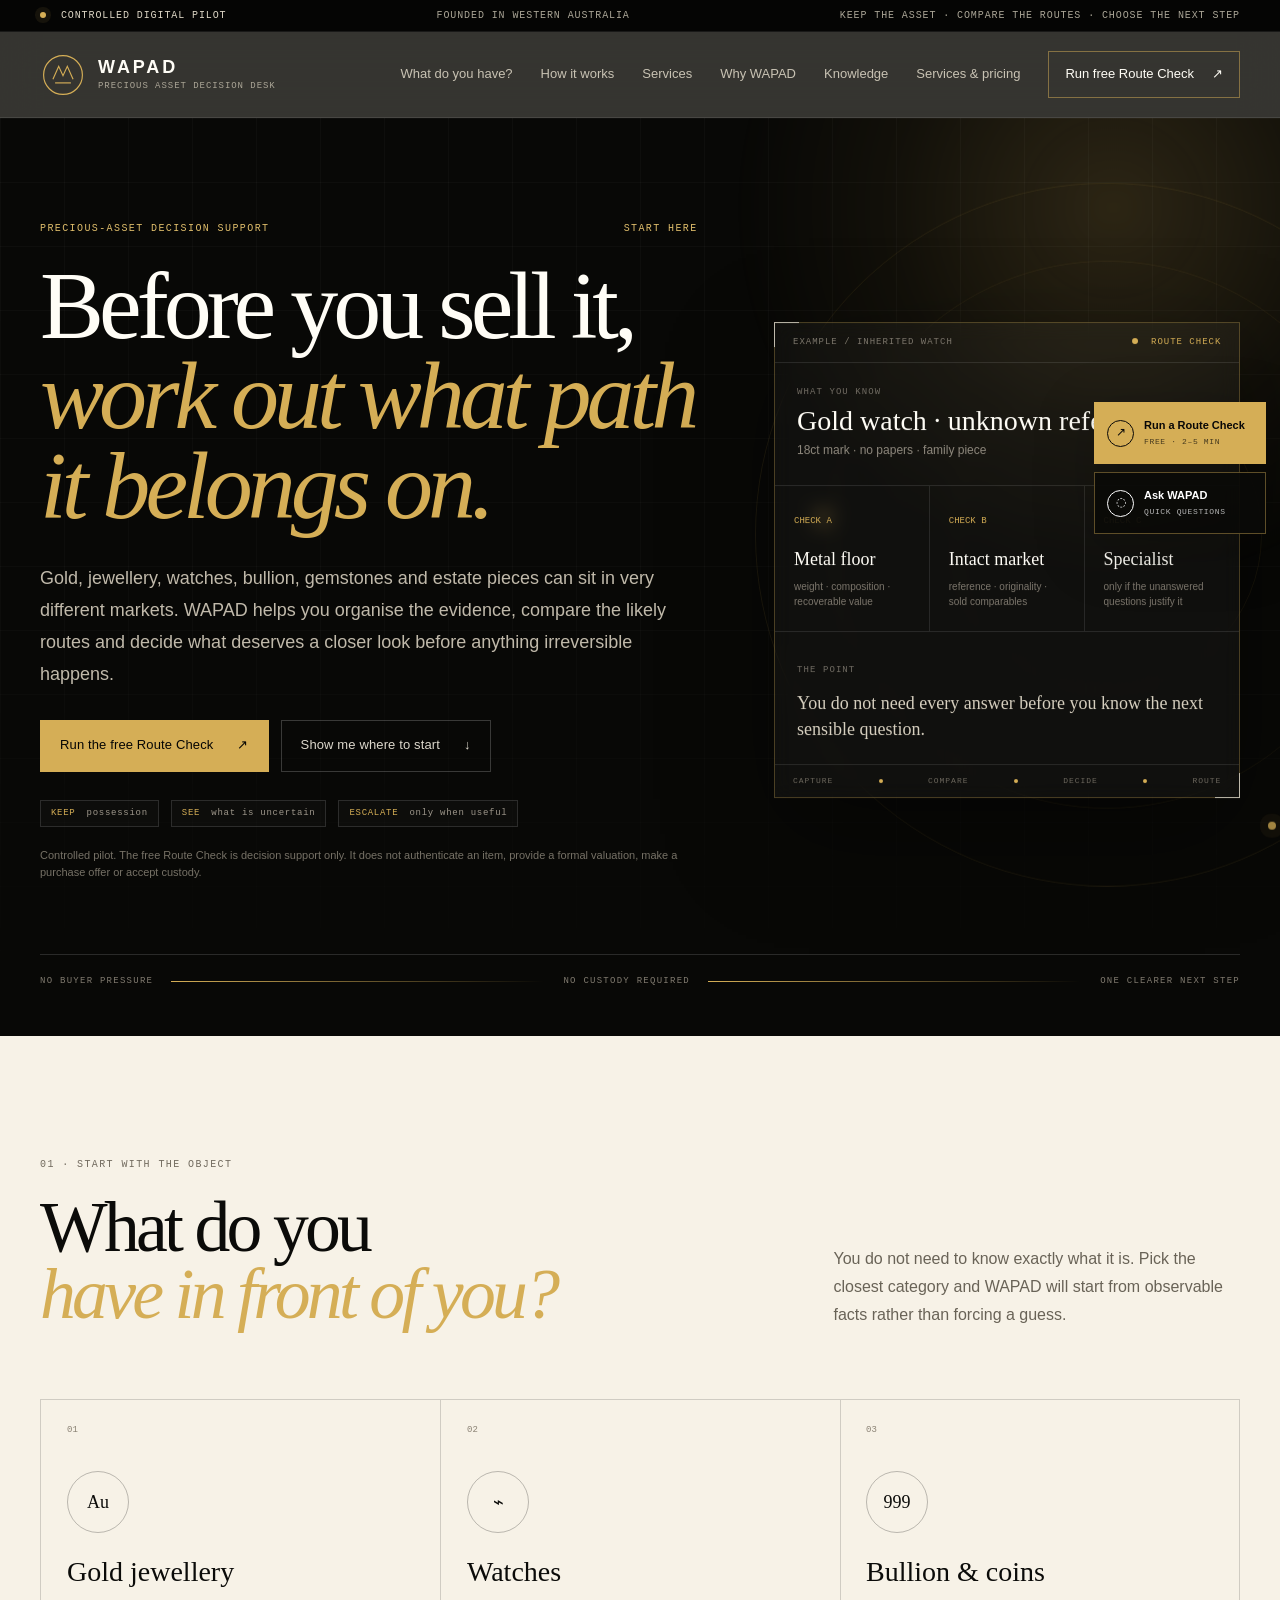
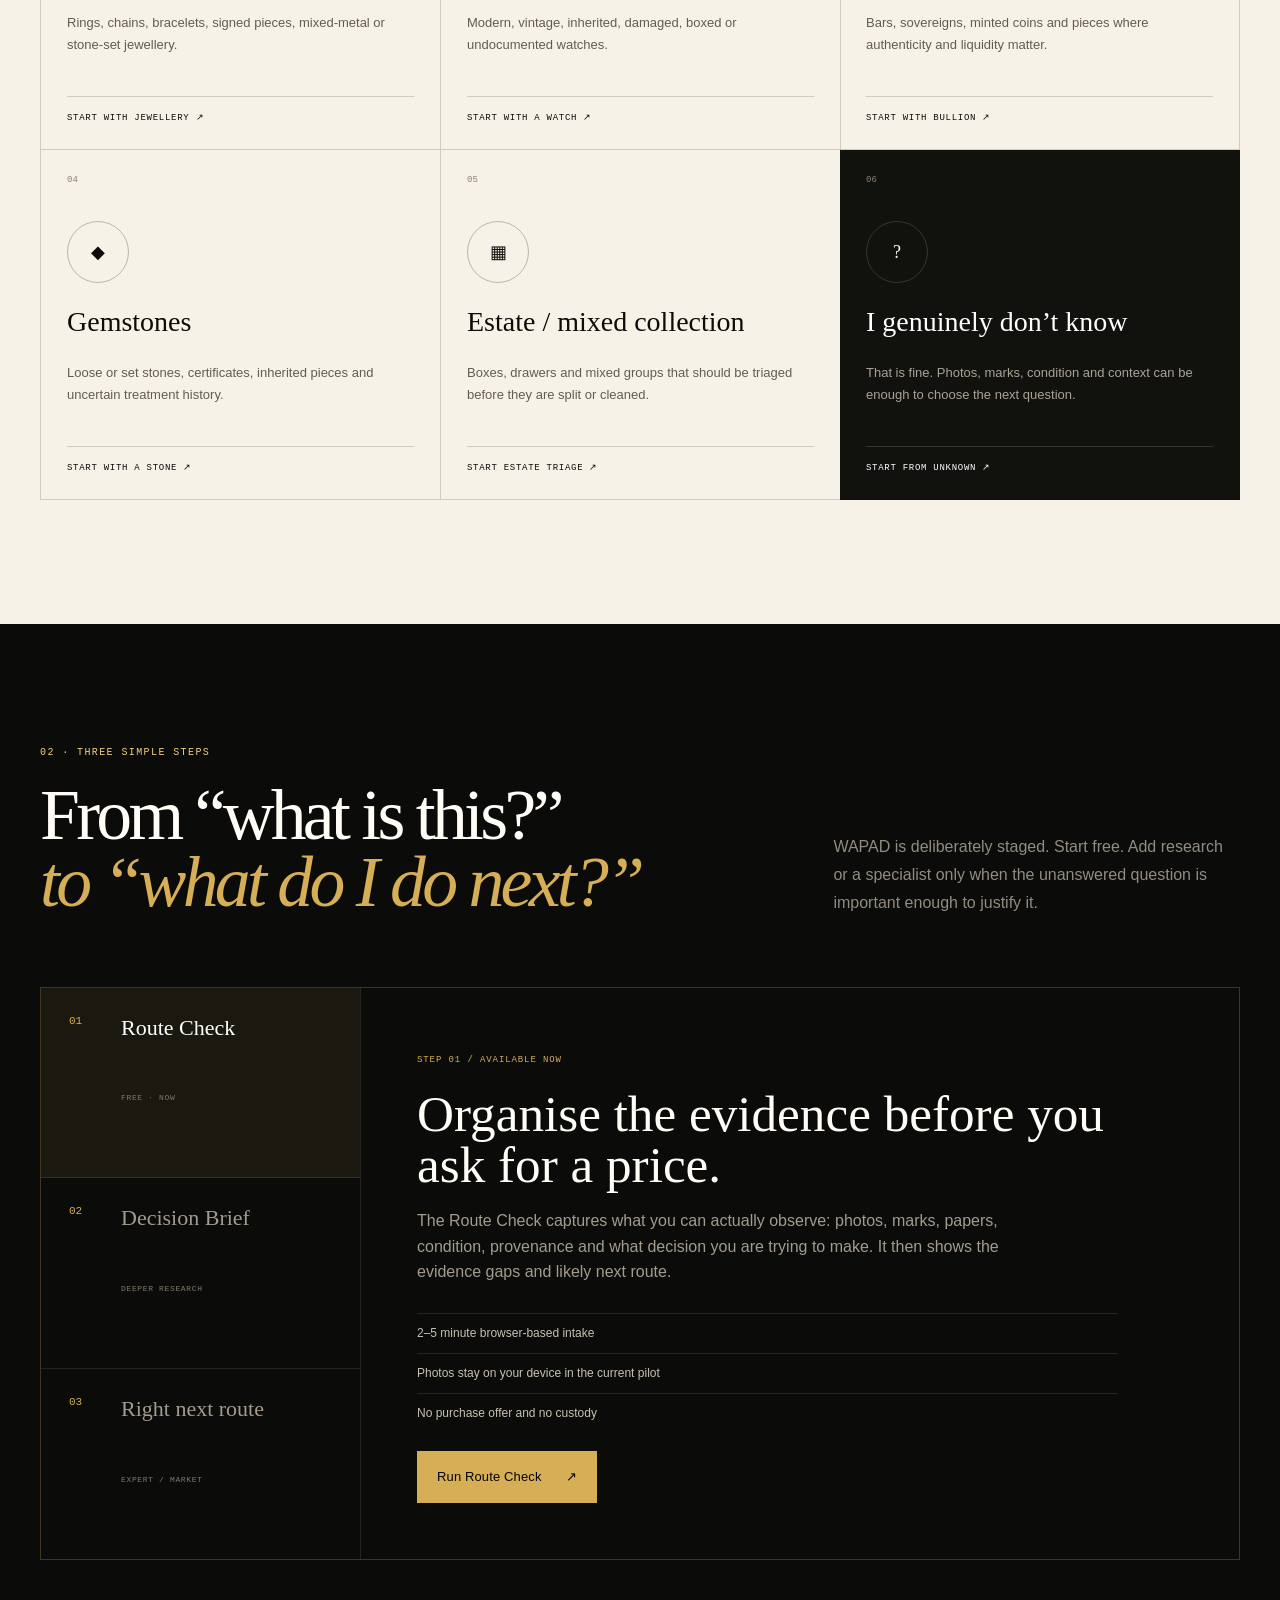
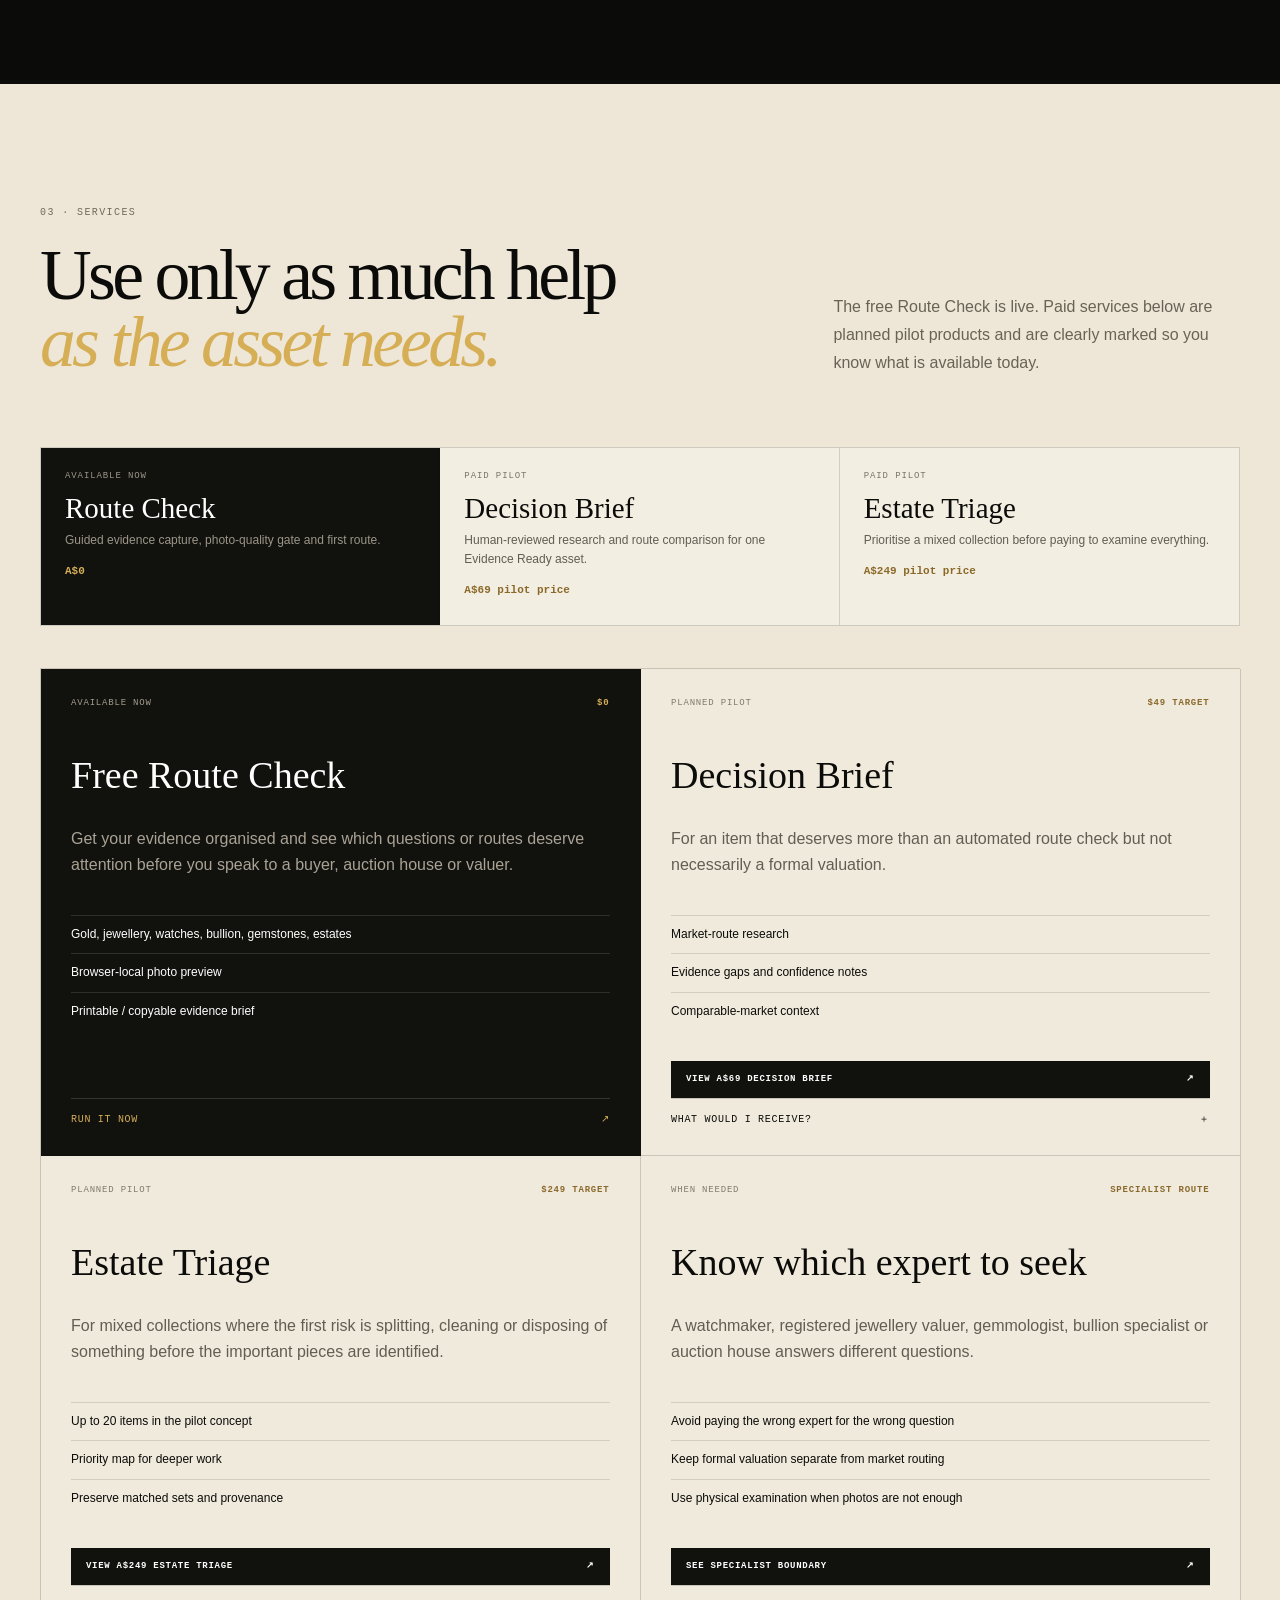
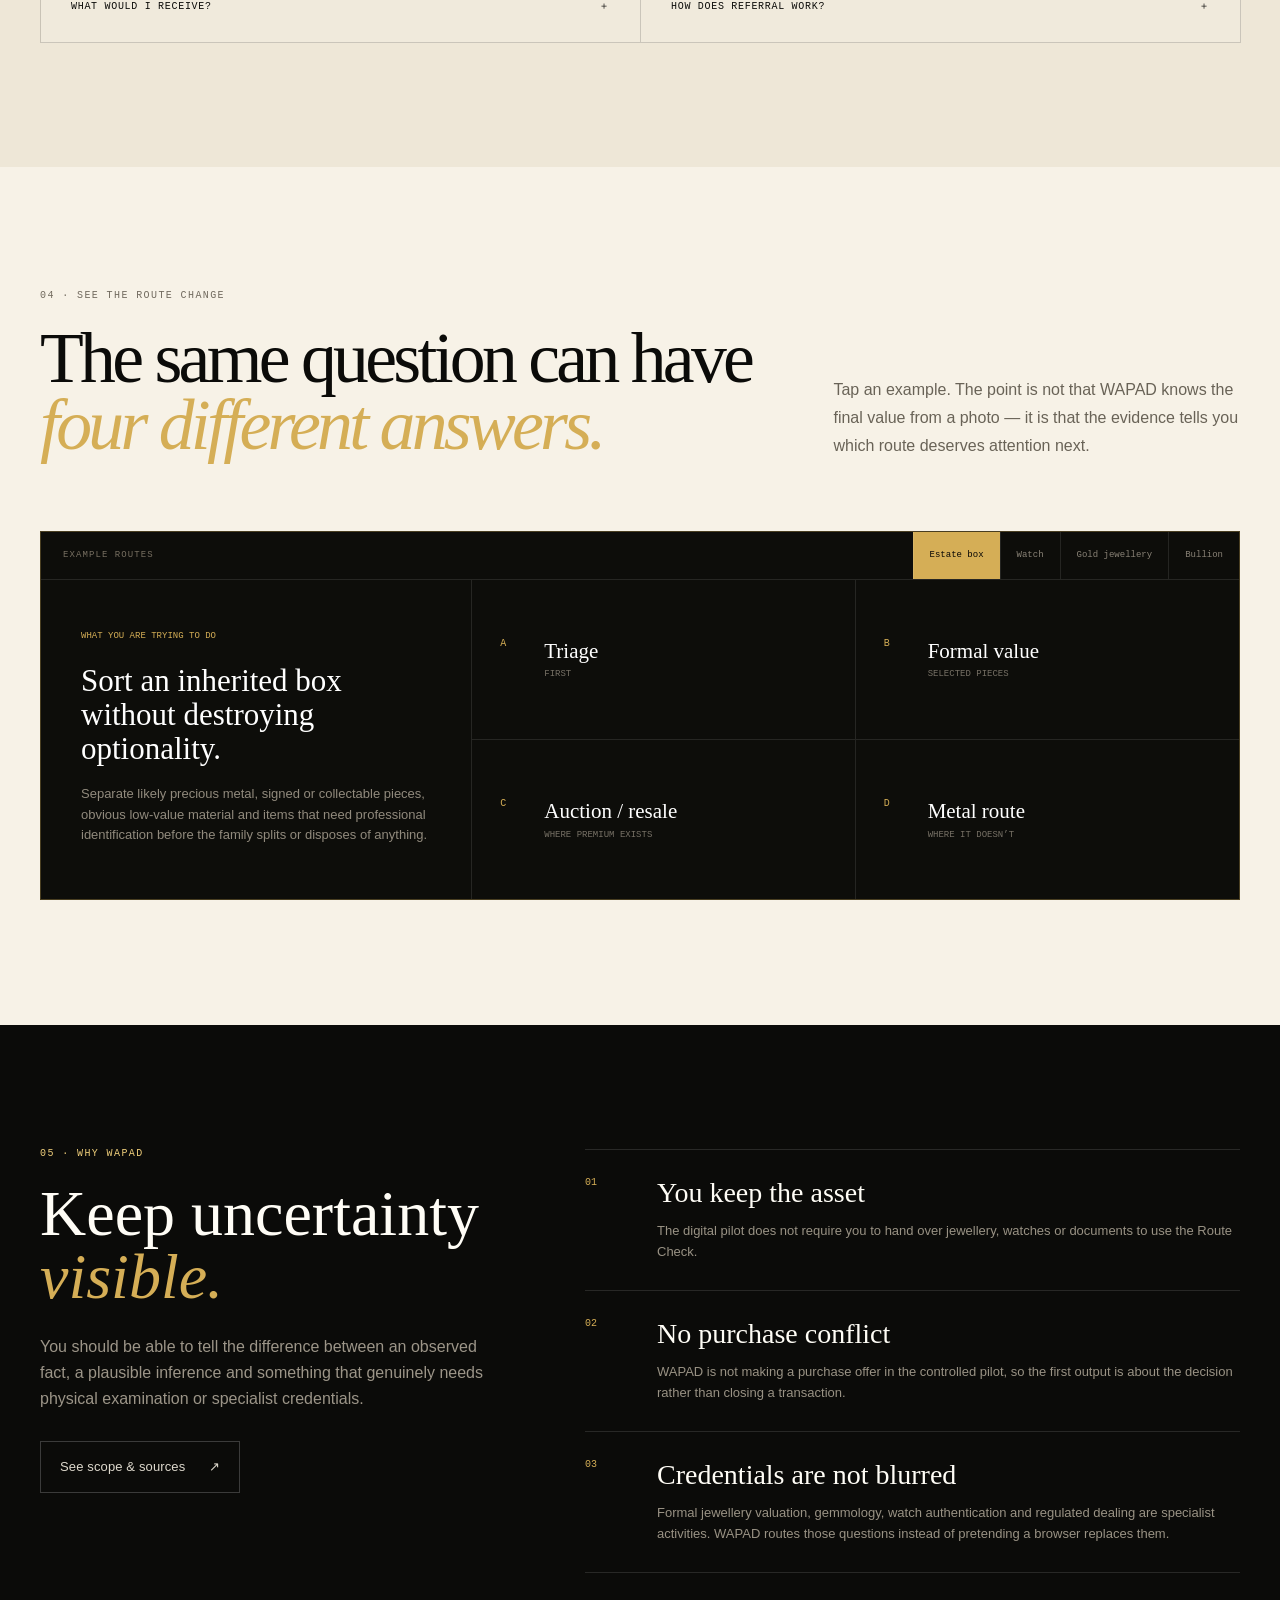
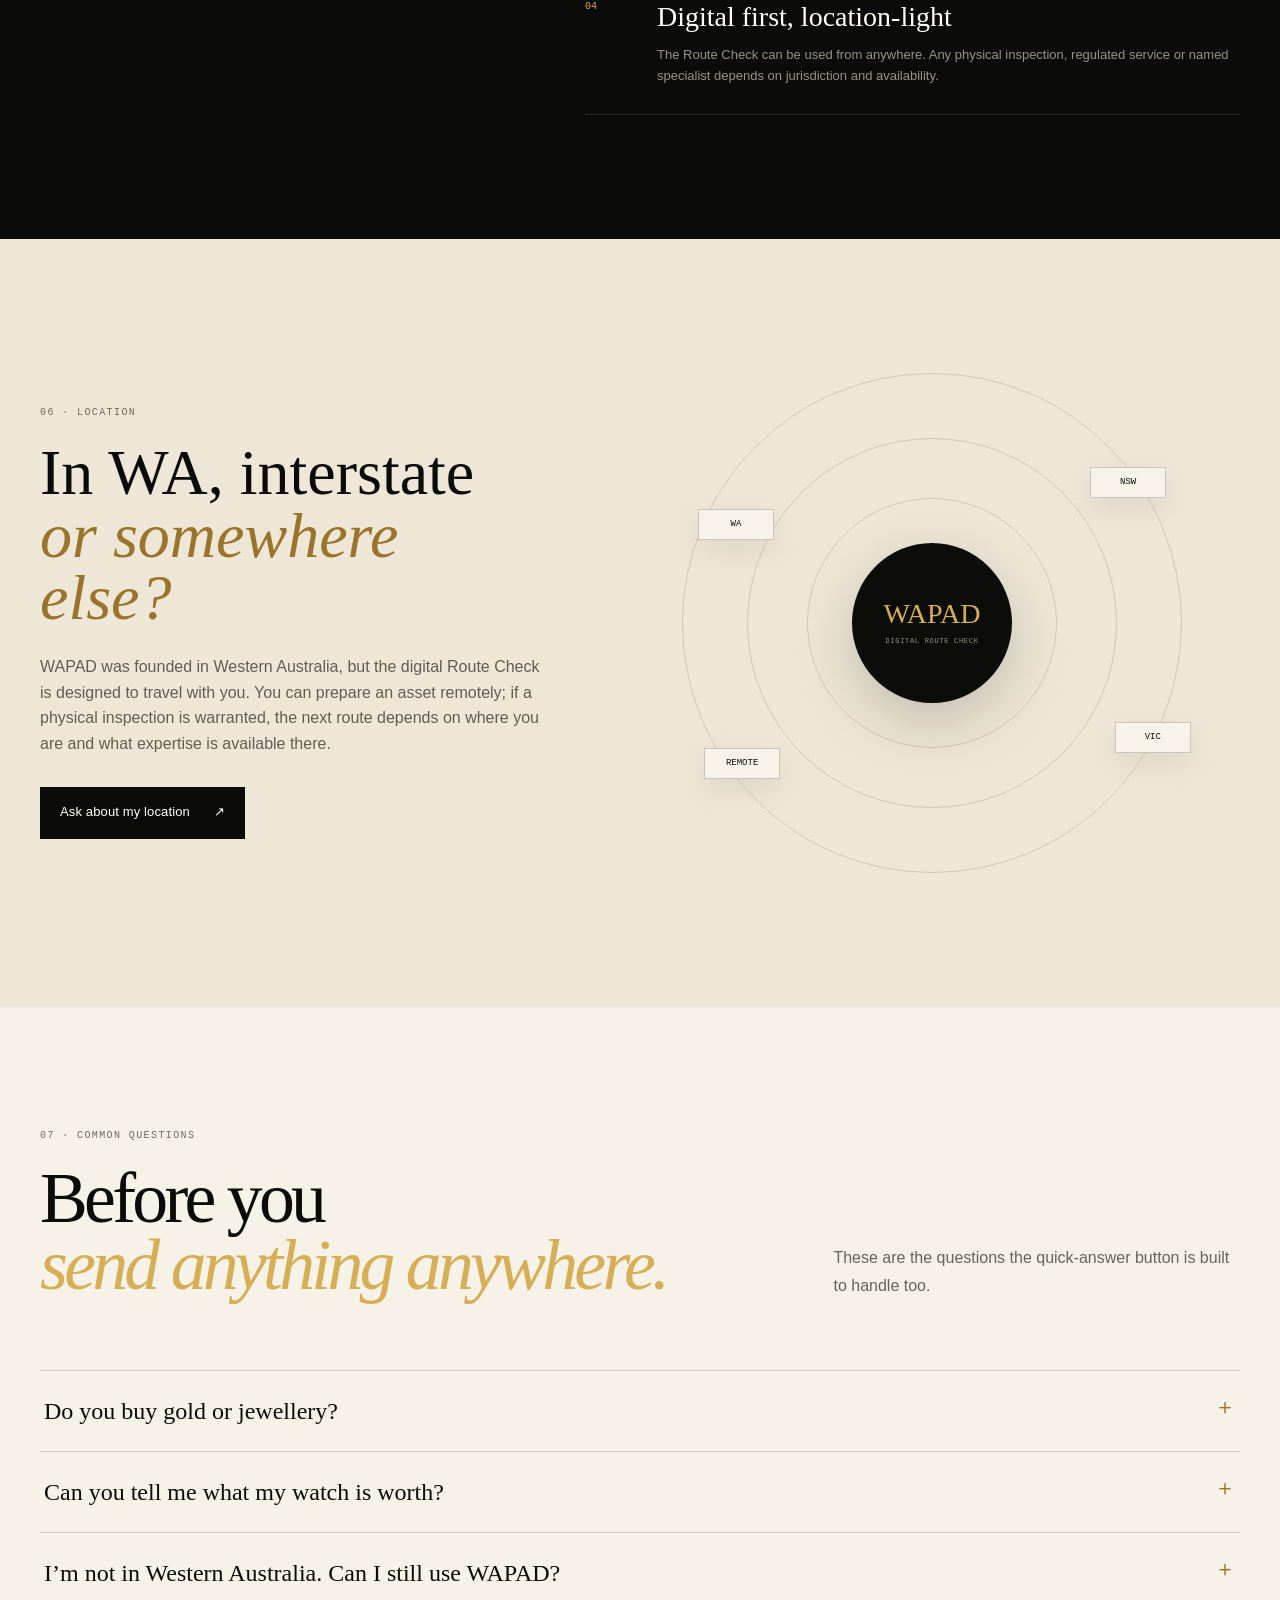
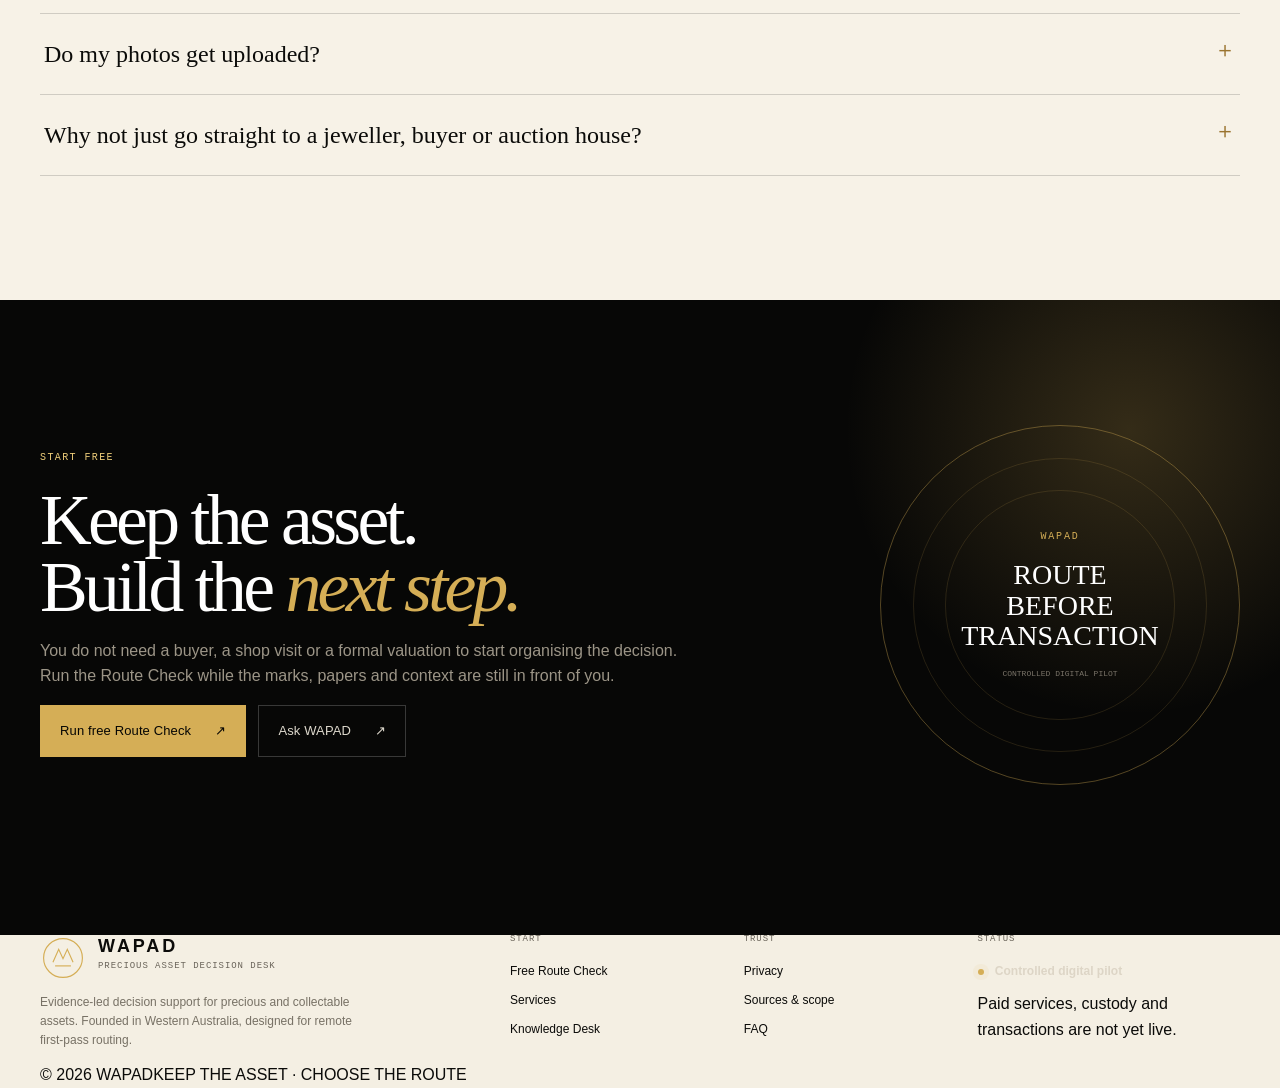
<file: index.html>
<!doctype html>
<html lang="en-AU">
<head>
  <meta charset="utf-8">
  <meta name="viewport" content="width=device-width,initial-scale=1,viewport-fit=cover">
  <meta name="theme-color" content="#080806">
  <meta name="description" content="WAPAD helps people with gold, jewellery, watches, bullion, gemstones and estate pieces work out the right next step before they sell, scrap, insure or divide an asset.">
  <meta name="robots" content="noindex,nofollow">
  <meta property="og:title" content="WAPAD — Precious Asset Decision Desk">
  <meta property="og:description" content="Before you sell it, scrap it, insure it or divide it — work out which path deserves a closer look.">
  <meta property="og:type" content="website">
  <title>WAPAD — Precious Asset Decision Desk</title>
  <link rel="icon" href="assets/favicon.svg" type="image/svg+xml">
  <link rel="manifest" href="manifest.webmanifest">
  <link rel="stylesheet" href="assets/v2.css">
  <link rel="stylesheet" href="assets/v3.css">
  <link rel="stylesheet" href="assets/customer.css">
</head>
<body class="page-v3 page-customer" data-floating-actions>
  <a class="skip-link" href="#main">Skip to content</a>
  <div class="statusbar">
    <div class="shell statusbar__inner">
      <span class="statusbar__state"><i></i> Controlled digital pilot</span>
      <span>Founded in Western Australia</span>
      <span class="statusbar__desktop">Keep the asset · compare the routes · choose the next step</span>
    </div>
  </div>

  <header class="site-header" data-header>
    <div class="shell nav">
      <a class="brand" href="index.html" aria-label="WAPAD home">
        <span class="brand__mark" aria-hidden="true"><svg viewBox="0 0 64 64"><circle cx="32" cy="32" r="27"></circle><path d="M18 38 26 20l6 13 6-13 8 18"></path><path d="M21 43h22"></path></svg></span>
        <span class="brand__text"><strong>WAPAD</strong><small>Precious Asset Decision Desk</small></span>
      </a>
      <button class="menu-btn" type="button" aria-label="Toggle menu" aria-expanded="false" data-menu-btn><span></span><span></span></button>
      <nav class="main-nav" data-menu aria-label="Primary navigation">
        <a href="#assets">What do you have?</a>
        <a href="#how">How it works</a>
        <a href="#services">Services</a>
        <a href="#trust">Why WAPAD</a>
        <a href="knowledge.html">Knowledge</a>
        <a class="nav-cta" href="assessment.html">Run free Route Check <span>↗</span></a>
      </nav>
    </div>
  </header>

  <div class="floating-actions" aria-label="Quick actions">
    <a class="floating-action floating-action--primary" href="assessment.html"><span class="floating-action__icon">↗</span><span><strong>Run a Route Check</strong><small>Free · 2–5 min</small></span></a>
    <button class="floating-action floating-action--chat" type="button" data-chat-open aria-controls="wapad-chat" aria-expanded="false"><span class="floating-action__icon">◌</span><span><strong>Ask WAPAD</strong><small>Quick questions</small></span></button>
  </div>

  <aside class="wapad-chat" id="wapad-chat" aria-label="Ask WAPAD quick answers" aria-hidden="true" data-chat-panel>
    <div class="wapad-chat__top">
      <div><small>WAPAD / QUICK ANSWERS</small><strong>What can I help with?</strong></div>
      <button type="button" aria-label="Close Ask WAPAD" data-chat-close>×</button>
    </div>
    <div class="wapad-chat__notice">Pilot assistant · runs in your browser · not a valuation or live human chat.</div>
    <div class="wapad-chat__messages" data-chat-messages aria-live="polite">
      <div class="chat-msg chat-msg--bot">Hi. I can answer simple questions about what WAPAD helps with, location, watches, gold, estates, pricing and the Route Check.</div>
    </div>
    <div class="wapad-chat__chips" aria-label="Suggested questions">
      <button type="button" data-chat-chip="Do you help outside WA?">Outside WA?</button>
      <button type="button" data-chat-chip="Do you look at watches?">Watches?</button>
      <button type="button" data-chat-chip="Do you buy gold?">Do you buy?</button>
      <button type="button" data-chat-chip="How much does it cost?">Pricing?</button>
    </div>
    <form class="wapad-chat__form" data-chat-form>
      <label for="wapad-chat-input" class="sr-only">Ask WAPAD</label>
      <input id="wapad-chat-input" type="text" autocomplete="off" maxlength="220" placeholder="Type a quick question…" data-chat-input>
      <button type="submit">Send</button>
    </form>
  </aside>

  <main id="main">
    <section class="v3-hero customer-hero" data-scene="hero">
      <div class="v3-gridwash" aria-hidden="true"></div>
      <div class="v3-orbit" aria-hidden="true" data-parallax="0.08"><i></i><i></i><i></i></div>
      <div class="shell v3-hero__grid">
        <div class="v3-hero__copy" data-reveal>
          <div class="v3-kicker"><span>PRECIOUS-ASSET DECISION SUPPORT</span><span>START HERE</span></div>
          <h1>Before you sell it,<br><em>work out what path it belongs on.</em></h1>
          <p class="v3-hero__lead">Gold, jewellery, watches, bullion, gemstones and estate pieces can sit in very different markets. WAPAD helps you organise the evidence, compare the likely routes and decide what deserves a closer look before anything irreversible happens.</p>
          <div class="v3-hero__actions">
            <a class="button button--gold" href="assessment.html">Run the free Route Check <span>↗</span></a>
            <a class="button button--ghost" href="#assets">Show me where to start <span>↓</span></a>
          </div>
          <div class="v3-positioning customer-signals">
            <span><b>KEEP</b> possession</span>
            <span><b>SEE</b> what is uncertain</span>
            <span><b>ESCALATE</b> only when useful</span>
          </div>
          <p class="legal-note">Controlled pilot. The free Route Check is decision support only. It does not authenticate an item, provide a formal valuation, make a purchase offer or accept custody.</p>
        </div>

        <div class="v3-route-machine customer-route-machine" data-reveal data-delay="120" data-parallax="-0.04" aria-label="Example WAPAD route">
          <div class="v3-machine__header"><span>EXAMPLE / INHERITED WATCH</span><span class="v3-live"><i></i> ROUTE CHECK</span></div>
          <div class="v3-machine__asset">
            <small>WHAT YOU KNOW</small>
            <strong>Gold watch · unknown reference</strong>
            <span>18ct mark · no papers · family piece</span>
          </div>
          <div class="v3-machine__split">
            <div><small>CHECK A</small><strong>Metal floor</strong><span>weight · composition · recoverable value</span></div>
            <div><small>CHECK B</small><strong>Intact market</strong><span>reference · originality · sold comparables</span></div>
            <div><small>CHECK C</small><strong>Specialist</strong><span>only if the unanswered questions justify it</span></div>
          </div>
          <div class="v3-machine__decision"><span>THE POINT</span><p>You do not need every answer before you know the next sensible question.</p></div>
          <div class="v3-machine__ticker" aria-hidden="true"><span>CAPTURE</span><i></i><span>COMPARE</span><i></i><span>DECIDE</span><i></i><span>ROUTE</span></div>
        </div>
      </div>
      <div class="shell v3-hero__footer" data-reveal data-delay="220">
        <span>NO BUYER PRESSURE</span><i></i><span>NO CUSTODY REQUIRED</span><i></i><span>ONE CLEARER NEXT STEP</span>
      </div>
    </section>

    <section class="v3-section v3-section--paper" id="assets">
      <div class="shell">
        <div class="v3-section-head" data-reveal>
          <div><span class="eyebrow">01 · Start with the object</span><h2>What do you<br><em>have in front of you?</em></h2></div>
          <p>You do not need to know exactly what it is. Pick the closest category and WAPAD will start from observable facts rather than forcing a guess.</p>
        </div>
        <div class="customer-asset-grid">
          <a class="customer-asset-card" data-pop href="assessment.html?asset=jewellery"><span>01</span><b>Au</b><h3>Gold jewellery</h3><p>Rings, chains, bracelets, signed pieces, mixed-metal or stone-set jewellery.</p><small>Start with jewellery ↗</small></a>
          <a class="customer-asset-card" data-pop data-delay="60" href="assessment.html?asset=watches"><span>02</span><b>⌁</b><h3>Watches</h3><p>Modern, vintage, inherited, damaged, boxed or undocumented watches.</p><small>Start with a watch ↗</small></a>
          <a class="customer-asset-card" data-pop data-delay="120" href="assessment.html?asset=bullion"><span>03</span><b>999</b><h3>Bullion & coins</h3><p>Bars, sovereigns, minted coins and pieces where authenticity and liquidity matter.</p><small>Start with bullion ↗</small></a>
          <a class="customer-asset-card" data-pop data-delay="180" href="assessment.html?asset=gemstones"><span>04</span><b>◆</b><h3>Gemstones</h3><p>Loose or set stones, certificates, inherited pieces and uncertain treatment history.</p><small>Start with a stone ↗</small></a>
          <a class="customer-asset-card" data-pop data-delay="240" href="assessment.html?asset=estate"><span>05</span><b>▦</b><h3>Estate / mixed collection</h3><p>Boxes, drawers and mixed groups that should be triaged before they are split or cleaned.</p><small>Start estate triage ↗</small></a>
          <a class="customer-asset-card customer-asset-card--dark" data-pop data-delay="300" href="assessment.html?asset=unknown"><span>06</span><b>?</b><h3>I genuinely don’t know</h3><p>That is fine. Photos, marks, condition and context can be enough to choose the next question.</p><small>Start from unknown ↗</small></a>
        </div>
      </div>
    </section>

    <section class="v3-section v3-section--ink" id="how" data-scene="how">
      <div class="shell">
        <div class="v3-section-head v3-section-head--light" data-reveal>
          <div><span class="eyebrow eyebrow--gold">02 · Three simple steps</span><h2>From “what is this?”<br><em>to “what do I do next?”</em></h2></div>
          <p>WAPAD is deliberately staged. Start free. Add research or a specialist only when the unanswered question is important enough to justify it.</p>
        </div>

        <div class="customer-steps" data-customer-steps data-reveal>
          <div class="customer-step-tabs" role="tablist" aria-label="How WAPAD works">
            <button type="button" class="active" data-step-tab="route" aria-selected="true"><span>01</span><strong>Route Check</strong><small>Free · now</small></button>
            <button type="button" data-step-tab="brief" aria-selected="false"><span>02</span><strong>Decision Brief</strong><small>Deeper research</small></button>
            <button type="button" data-step-tab="expert" aria-selected="false"><span>03</span><strong>Right next route</strong><small>Expert / market</small></button>
          </div>
          <div class="customer-step-panel" data-step-panel>
            <div><small>STEP 01 / AVAILABLE NOW</small><h3>Organise the evidence before you ask for a price.</h3><p>The Route Check captures what you can actually observe: photos, marks, papers, condition, provenance and what decision you are trying to make. It then shows the evidence gaps and likely next route.</p><ul><li>2–5 minute browser-based intake</li><li>Photos stay on your device in the current pilot</li><li>No purchase offer and no custody</li></ul><a class="button button--gold" href="assessment.html">Run Route Check <span>↗</span></a></div>
          </div>
        </div>
      </div>
    </section>

    <section class="v3-section v3-section--cream" id="services">
      <div class="shell">
        <div class="v3-section-head" data-reveal>
          <div><span class="eyebrow">03 · Services</span><h2>Use only as much help<br><em>as the asset needs.</em></h2></div>
          <p>The free Route Check is live. Paid services below are planned pilot products and are clearly marked so you know what is available today.</p>
        </div>

        <div class="customer-service-grid">
          <article class="customer-service-card customer-service-card--live" data-pop>
            <div class="customer-service-card__meta"><span>AVAILABLE NOW</span><b>$0</b></div>
            <h3>Free Route Check</h3><p>Get your evidence organised and see which questions or routes deserve attention before you speak to a buyer, auction house or valuer.</p>
            <ul><li>Gold, jewellery, watches, bullion, gemstones, estates</li><li>Browser-local photo preview</li><li>Printable / copyable evidence brief</li></ul>
            <a href="assessment.html">Run it now <span>↗</span></a>
          </article>
          <article class="customer-service-card" data-pop data-delay="80" data-service-card>
            <div class="customer-service-card__meta"><span>PLANNED PILOT</span><b>$49 target</b></div>
            <h3>Decision Brief</h3><p>For an item that deserves more than an automated route check but not necessarily a formal valuation.</p>
            <ul><li>Market-route research</li><li>Evidence gaps and confidence notes</li><li>Comparable-market context</li></ul>
            <button type="button" data-service-toggle>What would I receive? <span>＋</span></button>
            <div class="customer-service-card__detail" hidden>A concise human-reviewed brief showing what can be supported from the evidence, what still needs verification, and which next route appears most defensible. It would not be sold as a registered valuation or authentication certificate.</div>
          </article>
          <article class="customer-service-card" data-pop data-delay="160" data-service-card>
            <div class="customer-service-card__meta"><span>PLANNED PILOT</span><b>$249 target</b></div>
            <h3>Estate Triage</h3><p>For mixed collections where the first risk is splitting, cleaning or disposing of something before the important pieces are identified.</p>
            <ul><li>Up to 20 items in the pilot concept</li><li>Priority map for deeper work</li><li>Preserve matched sets and provenance</li></ul>
            <button type="button" data-service-toggle>What would I receive? <span>＋</span></button>
            <div class="customer-service-card__detail" hidden>A structured triage map: what appears low-information, what deserves measurement or market research, what should stay grouped, and what should go directly to a qualified specialist.</div>
          </article>
          <article class="customer-service-card" data-pop data-delay="240" data-service-card>
            <div class="customer-service-card__meta"><span>WHEN NEEDED</span><b>Specialist route</b></div>
            <h3>Know which expert to seek</h3><p>A watchmaker, registered jewellery valuer, gemmologist, bullion specialist or auction house answers different questions.</p>
            <ul><li>Avoid paying the wrong expert for the wrong question</li><li>Keep formal valuation separate from market routing</li><li>Use physical examination when photos are not enough</li></ul>
            <button type="button" data-service-toggle>How does referral work? <span>＋</span></button>
            <div class="customer-service-card__detail" hidden>The current pilot identifies the type of specialist or market to look for. A named partner/referral network will only be promoted after those providers are verified.</div>
          </article>
        </div>
      </div>
    </section>

    <section class="v3-section v3-section--paper" id="examples">
      <div class="shell">
        <div class="v3-section-head" data-reveal>
          <div><span class="eyebrow">04 · See the route change</span><h2>The same question can have<br><em>four different answers.</em></h2></div>
          <p>Tap an example. The point is not that WAPAD knows the final value from a photo — it is that the evidence tells you which route deserves attention next.</p>
        </div>
        <div class="v3-desk-demo customer-demo" data-reveal>
          <div class="v3-desk-demo__nav"><span>EXAMPLE ROUTES</span><button type="button" class="active" data-demo="estate">Estate box</button><button type="button" data-demo="watch">Watch</button><button type="button" data-demo="gold">Gold jewellery</button><button type="button" data-demo="bullion">Bullion</button></div>
          <div class="v3-desk-demo__body">
            <div class="v3-demo-object"><small>WHAT YOU ARE TRYING TO DO</small><h3 data-demo-title>Sort an inherited box without destroying optionality.</h3><p data-demo-copy>Separate likely precious metal, signed or collectable pieces, obvious low-value material and items that need professional identification before the family splits or disposes of anything.</p></div>
            <div class="v3-demo-routes" data-demo-routes><div><span>A</span><strong>Triage</strong><small>first</small></div><div><span>B</span><strong>Formal value</strong><small>selected pieces</small></div><div><span>C</span><strong>Auction / resale</strong><small>where premium exists</small></div><div><span>D</span><strong>Metal route</strong><small>where it doesn’t</small></div></div>
          </div>
        </div>
      </div>
    </section>

    <section class="v3-section v3-section--ink" id="trust">
      <div class="shell customer-trust-grid">
        <div class="customer-trust-copy" data-reveal><span class="eyebrow eyebrow--gold">05 · Why WAPAD</span><h2>Keep uncertainty<br><em>visible.</em></h2><p>You should be able to tell the difference between an observed fact, a plausible inference and something that genuinely needs physical examination or specialist credentials.</p><a class="button button--ghost" href="sources.html">See scope & sources <span>↗</span></a></div>
        <div class="customer-trust-list">
          <article data-pop><span>01</span><h3>You keep the asset</h3><p>The digital pilot does not require you to hand over jewellery, watches or documents to use the Route Check.</p></article>
          <article data-pop data-delay="60"><span>02</span><h3>No purchase conflict</h3><p>WAPAD is not making a purchase offer in the controlled pilot, so the first output is about the decision rather than closing a transaction.</p></article>
          <article data-pop data-delay="120"><span>03</span><h3>Credentials are not blurred</h3><p>Formal jewellery valuation, gemmology, watch authentication and regulated dealing are specialist activities. WAPAD routes those questions instead of pretending a browser replaces them.</p></article>
          <article data-pop data-delay="180"><span>04</span><h3>Digital first, location-light</h3><p>The Route Check can be used from anywhere. Any physical inspection, regulated service or named specialist depends on jurisdiction and availability.</p></article>
        </div>
      </div>
    </section>

    <section class="v3-section v3-section--cream customer-location" id="location">
      <div class="shell customer-location__grid">
        <div data-reveal><span class="eyebrow">06 · Location</span><h2>In WA, interstate<br><em>or somewhere else?</em></h2><p>WAPAD was founded in Western Australia, but the digital Route Check is designed to travel with you. You can prepare an asset remotely; if a physical inspection is warranted, the next route depends on where you are and what expertise is available there.</p><button class="button button--ink" type="button" data-chat-topic="location">Ask about my location <span>↗</span></button></div>
        <div class="customer-location__map" data-reveal data-delay="100" aria-label="Digital-first service illustration">
          <div class="customer-location__centre"><strong>WAPAD</strong><small>DIGITAL ROUTE CHECK</small></div>
          <span class="customer-location__node n1">WA</span><span class="customer-location__node n2">NSW</span><span class="customer-location__node n3">VIC</span><span class="customer-location__node n4">REMOTE</span>
          <i class="customer-location__ring r1"></i><i class="customer-location__ring r2"></i><i class="customer-location__ring r3"></i>
        </div>
      </div>
    </section>

    <section class="v3-section v3-section--paper customer-faq" id="faq">
      <div class="shell">
        <div class="v3-section-head" data-reveal><div><span class="eyebrow">07 · Common questions</span><h2>Before you<br><em>send anything anywhere.</em></h2></div><p>These are the questions the quick-answer button is built to handle too.</p></div>
        <div class="customer-faq__list">
          <details data-pop><summary>Do you buy gold or jewellery?<span>＋</span></summary><p>Not in the controlled digital pilot. WAPAD currently helps organise evidence and choose the next route. If a future buying service is launched, it will be clearly separated from decision support and subject to the required licensing and controls.</p></details>
          <details data-pop data-delay="50"><summary>Can you tell me what my watch is worth?<span>＋</span></summary><p>The free Route Check can help identify what evidence and market matter next. A defensible market estimate or formal valuation may require reference confirmation, originality checks, physical examination or a qualified specialist.</p></details>
          <details data-pop data-delay="100"><summary>I’m not in Western Australia. Can I still use WAPAD?<span>＋</span></summary><p>Yes for the digital Route Check. It is browser-based and location-light. Physical inspections, named referrals and regulated services depend on your location and the type of asset.</p></details>
          <details data-pop data-delay="150"><summary>Do my photos get uploaded?<span>＋</span></summary><p>Not in the current free Route Check. Selected images are previewed locally in your browser and are not transmitted to WAPAD.</p></details>
          <details data-pop data-delay="200"><summary>Why not just go straight to a jeweller, buyer or auction house?<span>＋</span></summary><p>Sometimes that is exactly the right next step. WAPAD is useful when you are unsure which one is appropriate, whether the item warrants specialist cost, or whether a different market could materially change the outcome.</p></details>
        </div>
      </div>
    </section>

    <section class="v3-final customer-final">
      <div class="v3-final__glow" aria-hidden="true"></div>
      <div class="shell v3-final__grid">
        <div data-reveal><span class="eyebrow eyebrow--gold">START FREE</span><h2>Keep the asset.<br>Build the <em>next step.</em></h2><p>You do not need a buyer, a shop visit or a formal valuation to start organising the decision. Run the Route Check while the marks, papers and context are still in front of you.</p><div class="v3-final__actions"><a class="button button--gold" href="assessment.html">Run free Route Check <span>↗</span></a><button class="button button--ghost" type="button" data-chat-topic="general">Ask WAPAD <span>↗</span></button></div></div>
        <div class="v3-final__stamp" data-reveal data-delay="120"><span>WAPAD</span><strong>ROUTE<br>BEFORE<br>TRANSACTION</strong><small>CONTROLLED DIGITAL PILOT</small></div>
      </div>
    </section>
  </main>

  <footer class="site-footer">
    <div class="shell footer__grid">
      <div><a class="brand" href="index.html"><span class="brand__mark" aria-hidden="true"><svg viewBox="0 0 64 64"><circle cx="32" cy="32" r="27"></circle><path d="M18 38 26 20l6 13 6-13 8 18"></path><path d="M21 43h22"></path></svg></span><span class="brand__text"><strong>WAPAD</strong><small>Precious Asset Decision Desk</small></span></a><p>Evidence-led decision support for precious and collectable assets. Founded in Western Australia, designed for remote first-pass routing.</p></div>
      <div><small>START</small><a href="assessment.html">Free Route Check</a><a href="#services">Services</a><a href="knowledge.html">Knowledge Desk</a></div>
      <div><small>TRUST</small><a href="privacy.html">Privacy</a><a href="sources.html">Sources & scope</a><a href="#faq">FAQ</a></div>
      <div class="footer__status"><small>STATUS</small><strong><i></i> Controlled digital pilot</strong><span>Paid services, custody and transactions are not yet live.</span></div>
    </div>
    <div class="shell footer__bottom"><span>© <span data-year></span> WAPAD</span><span>KEEP THE ASSET · CHOOSE THE ROUTE</span></div>
  </footer>

  <script src="assets/v2.js" defer></script>
  <script src="assets/v3.js" defer></script>
  <script src="assets/customer.js" defer></script>
</body>
</html>
</file>
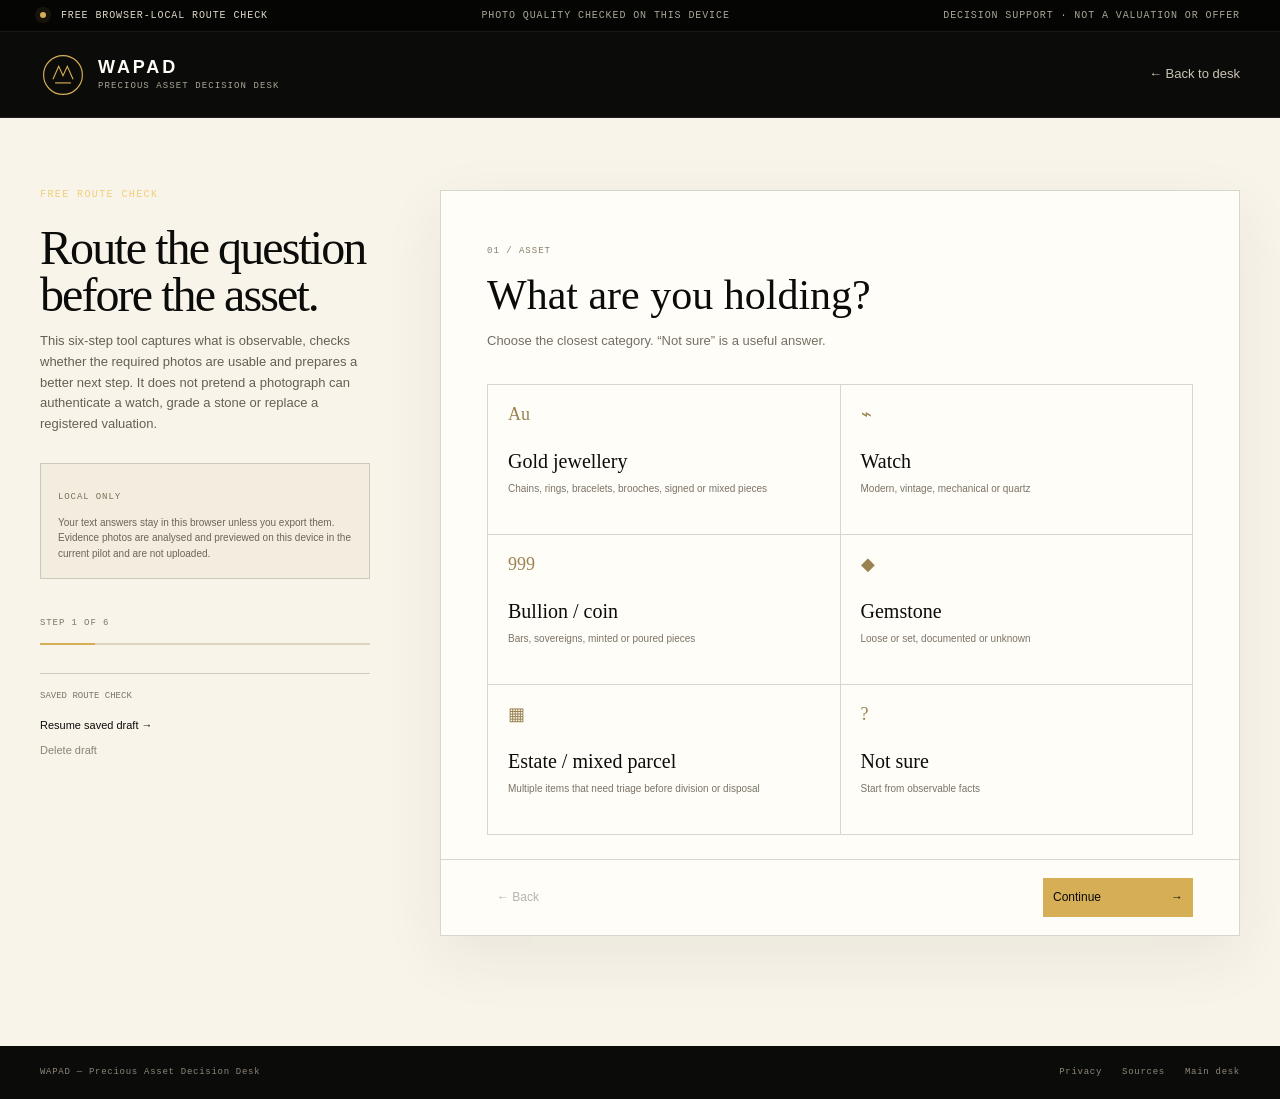
<file: assessment.html>
<!doctype html>
<html lang="en-AU">
<head>
  <meta charset="utf-8"><meta name="viewport" content="width=device-width,initial-scale=1,viewport-fit=cover"><meta name="theme-color" content="#0b0b09">
  <meta name="description" content="WAPAD Route Check — guided evidence capture and route preparation for a precious or collectable asset in your browser."><meta name="robots" content="noindex,nofollow">
  <title>Free Route Check — WAPAD</title><link rel="icon" href="assets/favicon.svg" type="image/svg+xml"><link rel="stylesheet" href="assets/v2.css"><link rel="stylesheet" href="assets/v3.css"><link rel="stylesheet" href="assets/evidence.css">
</head>
<body class="page-assessment">
  <a class="skip-link" href="#assessment-app">Skip to Route Check</a>
  <div class="statusbar"><div class="shell statusbar__inner"><span class="statusbar__state"><i></i> Free browser-local Route Check</span><span>Photo quality checked on this device</span><span class="statusbar__desktop">Decision support · not a valuation or offer</span></div></div>
  <header class="site-header site-header--solid"><div class="shell nav"><a class="brand" href="index.html" aria-label="WAPAD home"><span class="brand__mark" aria-hidden="true"><svg viewBox="0 0 64 64"><circle cx="32" cy="32" r="27"></circle><path d="M18 38 26 20l6 13 6-13 8 18"></path><path d="M21 43h22"></path></svg></span><span class="brand__text"><strong>WAPAD</strong><small>Precious Asset Decision Desk</small></span></a><a class="nav-back" href="index.html">← Back to desk</a></div></header>

  <main id="assessment-app" class="assessment-shell"><div class="shell assessment-layout">
    <aside class="assessment-aside"><div class="assessment-aside__sticky"><span class="eyebrow eyebrow--gold">Free Route Check</span><h1>Route the question<br>before the asset.</h1><p>This six-step tool captures what is observable, checks whether the required photos are usable and prepares a better next step. It does not pretend a photograph can authenticate a watch, grade a stone or replace a registered valuation.</p><div class="privacy-chip"><span>LOCAL ONLY</span><p>Your text answers stay in this browser unless you export them. Evidence photos are analysed and previewed on this device in the current pilot and are not uploaded.</p></div><div class="assessment-progress" aria-label="Route Check progress"><span data-progress-label>Step 1 of 6</span><div><i data-progress-bar></i></div></div><div class="draft-box" data-draft-box hidden><small>SAVED ROUTE CHECK</small><strong data-draft-ref></strong><button type="button" class="text-btn" data-resume-draft>Resume saved draft →</button><button type="button" class="text-btn text-btn--muted" data-delete-draft>Delete draft</button></div></div></aside>

    <section class="assessment-card"><form id="assessment-form" novalidate>
      <div class="wizard-step active" data-step="1"><div class="wizard-head"><span>01 / ASSET</span><h2>What are you holding?</h2><p>Choose the closest category. “Not sure” is a useful answer.</p></div><div class="choice-grid choice-grid--asset">
        <label><input type="radio" name="asset" value="jewellery"><span><b>Au</b><strong>Gold jewellery</strong><small>Chains, rings, bracelets, brooches, signed or mixed pieces</small></span></label>
        <label><input type="radio" name="asset" value="watches"><span><b>⌁</b><strong>Watch</strong><small>Modern, vintage, mechanical or quartz</small></span></label>
        <label><input type="radio" name="asset" value="bullion"><span><b>999</b><strong>Bullion / coin</strong><small>Bars, sovereigns, minted or poured pieces</small></span></label>
        <label><input type="radio" name="asset" value="gemstones"><span><b>◆</b><strong>Gemstone</strong><small>Loose or set, documented or unknown</small></span></label>
        <label><input type="radio" name="asset" value="estate"><span><b>▦</b><strong>Estate / mixed parcel</strong><small>Multiple items that need triage before division or disposal</small></span></label>
        <label><input type="radio" name="asset" value="unknown"><span><b>?</b><strong>Not sure</strong><small>Start from observable facts</small></span></label>
      </div></div>

      <div class="wizard-step" data-step="2"><div class="wizard-head"><span>02 / DECISION</span><h2>What decision are you actually trying to make?</h2><p>The purpose determines which market and which expert, if any, matters.</p></div><div class="choice-grid">
        <label><input type="radio" name="objective" value="sell"><span><strong>Should I sell it — and where?</strong><small>Compare likely routes before accepting an offer.</small></span></label>
        <label><input type="radio" name="objective" value="identify"><span><strong>What exactly is it?</strong><small>Build the identification / authentication question set.</small></span></label>
        <label><input type="radio" name="objective" value="insure"><span><strong>Should I document or insure it?</strong><small>Work out whether a formal registered valuation is the next step.</small></span></label>
        <label><input type="radio" name="objective" value="estate"><span><strong>I am sorting an estate.</strong><small>Triage before cleaning, splitting or disposing.</small></span></label>
        <label><input type="radio" name="objective" value="compare"><span><strong>I already have an offer.</strong><small>Identify what is missing before comparing numbers.</small></span></label>
        <label><input type="radio" name="objective" value="other"><span><strong>Something else.</strong><small>Keep the brief open-ended.</small></span></label>
      </div></div>

      <div class="wizard-step" data-step="3"><div class="wizard-head"><span>03 / OBSERVATIONS</span><h2>Record facts before assumptions.</h2><p>Blank is better than invented certainty.</p></div><div class="form-grid">
        <label class="field field--wide"><span>Short description</span><textarea name="description" rows="3" placeholder="Example: Yellow metal ring with clear central stone, stamped 750 inside band"></textarea></label>
        <label class="field"><span>Visible hallmark / stamp</span><input name="hallmark" type="text" placeholder="e.g. 750, 18K, 925, serial, logo"></label>
        <label class="field"><span>Known maker / brand</span><input name="maker" type="text" placeholder="Leave blank if unknown"></label>
        <label class="field"><span>Approximate weight</span><input name="weight" type="text" inputmode="decimal" placeholder="e.g. 14.2 g"></label>
        <label class="field"><span>Reference / serial</span><input name="reference" type="text" placeholder="If visible"></label>
        <label class="field"><span>Known material</span><input name="material" type="text" placeholder="e.g. 18ct gold, platinum, unknown"></label>
        <label class="field"><span>Condition</span><select name="condition"><option value="">Choose...</option><option>Excellent / unworn</option><option>Good / normal wear</option><option>Worn / repaired</option><option>Damaged / incomplete</option><option>Unknown</option></select></label>
        <label class="field"><span>Papers / box / receipt?</span><select name="papers"><option value="">Choose...</option><option>Yes — original documents</option><option>Some documents / packaging</option><option>No</option><option>Unknown</option></select></label>
        <label class="field field--wide"><span>Provenance or context</span><textarea name="provenance" rows="3" placeholder="Where it came from, approximate age, family history, purchase context, previous appraisal, service history, etc."></textarea></label>
      </div></div>

      <div class="wizard-step" data-step="4"><div class="wizard-head"><span>04 / EVIDENCE READY</span><h2>We tell you exactly what to photograph.</h2><p>No random photo dump. Each required shot is checked on your device for basic resolution, lighting, glare and likely blur before you can continue.</p></div><div data-evidence-engine></div><p class="evidence-gate-copy"><strong>Why this gate exists:</strong> WAPAD should not take money for a Decision Brief and then chase you through an email thread for better photos. If an image fails twice, you can still accept it with a visible evidence limitation rather than getting trapped in an endless retake loop.</p></div>

      <div class="wizard-step" data-step="5"><div class="wizard-head"><span>05 / ROUTE</span><h2>Your preparation route.</h2><p>This tells you what to do next — and what not to pretend is known yet.</p></div><div class="result-panel"><div class="result-panel__top"><span data-result-asset>ASSET</span><b data-result-level>EVIDENCE</b></div><h3 data-result-title>Complete the previous steps to build your route.</h3><p data-result-intro></p><div class="result-priorities" data-result-priorities></div><div class="result-cautions" data-result-cautions></div></div><div class="result-disclaimer"><strong>Scope boundary:</strong> this does not authenticate, verify purity, grade gemstones, determine formal market value, calculate a purchase offer or replace an appropriately qualified professional.</div></div>

      <div class="wizard-step" data-step="6"><div class="wizard-head"><span>06 / BRIEF</span><h2>Keep the evidence brief.</h2><p>Save it locally, print it or copy it before you speak to a buyer, valuer or auction house.</p></div><div class="brief-card" data-brief-card><div class="brief-card__head"><span>WAPAD ROUTE CHECK</span><strong data-case-ref>—</strong></div><div data-brief-content></div></div><div class="brief-actions"><button type="button" class="button button--ink" data-save-draft>Save browser draft</button><button type="button" class="button button--ghost-dark" data-copy-brief>Copy summary</button><button type="button" class="button button--ghost-dark" data-print-brief>Print / save PDF</button></div><p class="legal-note legal-note--dark">This controlled pilot does not transmit your brief or evidence photos to WAPAD. Secure submission and payment are a later launch layer.</p></div>

      <div class="wizard-nav"><button class="wizard-back" type="button" data-prev disabled>← Back</button><div class="wizard-error" role="alert" data-error></div><button class="wizard-next" type="button" data-next>Continue <span>→</span></button></div>
    </form></section>
  </div></main>

  <footer class="assessment-footer"><div class="shell"><span>WAPAD — Precious Asset Decision Desk</span><div><a href="privacy.html">Privacy</a><a href="sources.html">Sources</a><a href="index.html">Main desk</a></div></div></footer>
  <script src="assets/evidence.js" defer></script><script src="assets/assessment.js" defer></script>
</body>
</html>
</file>
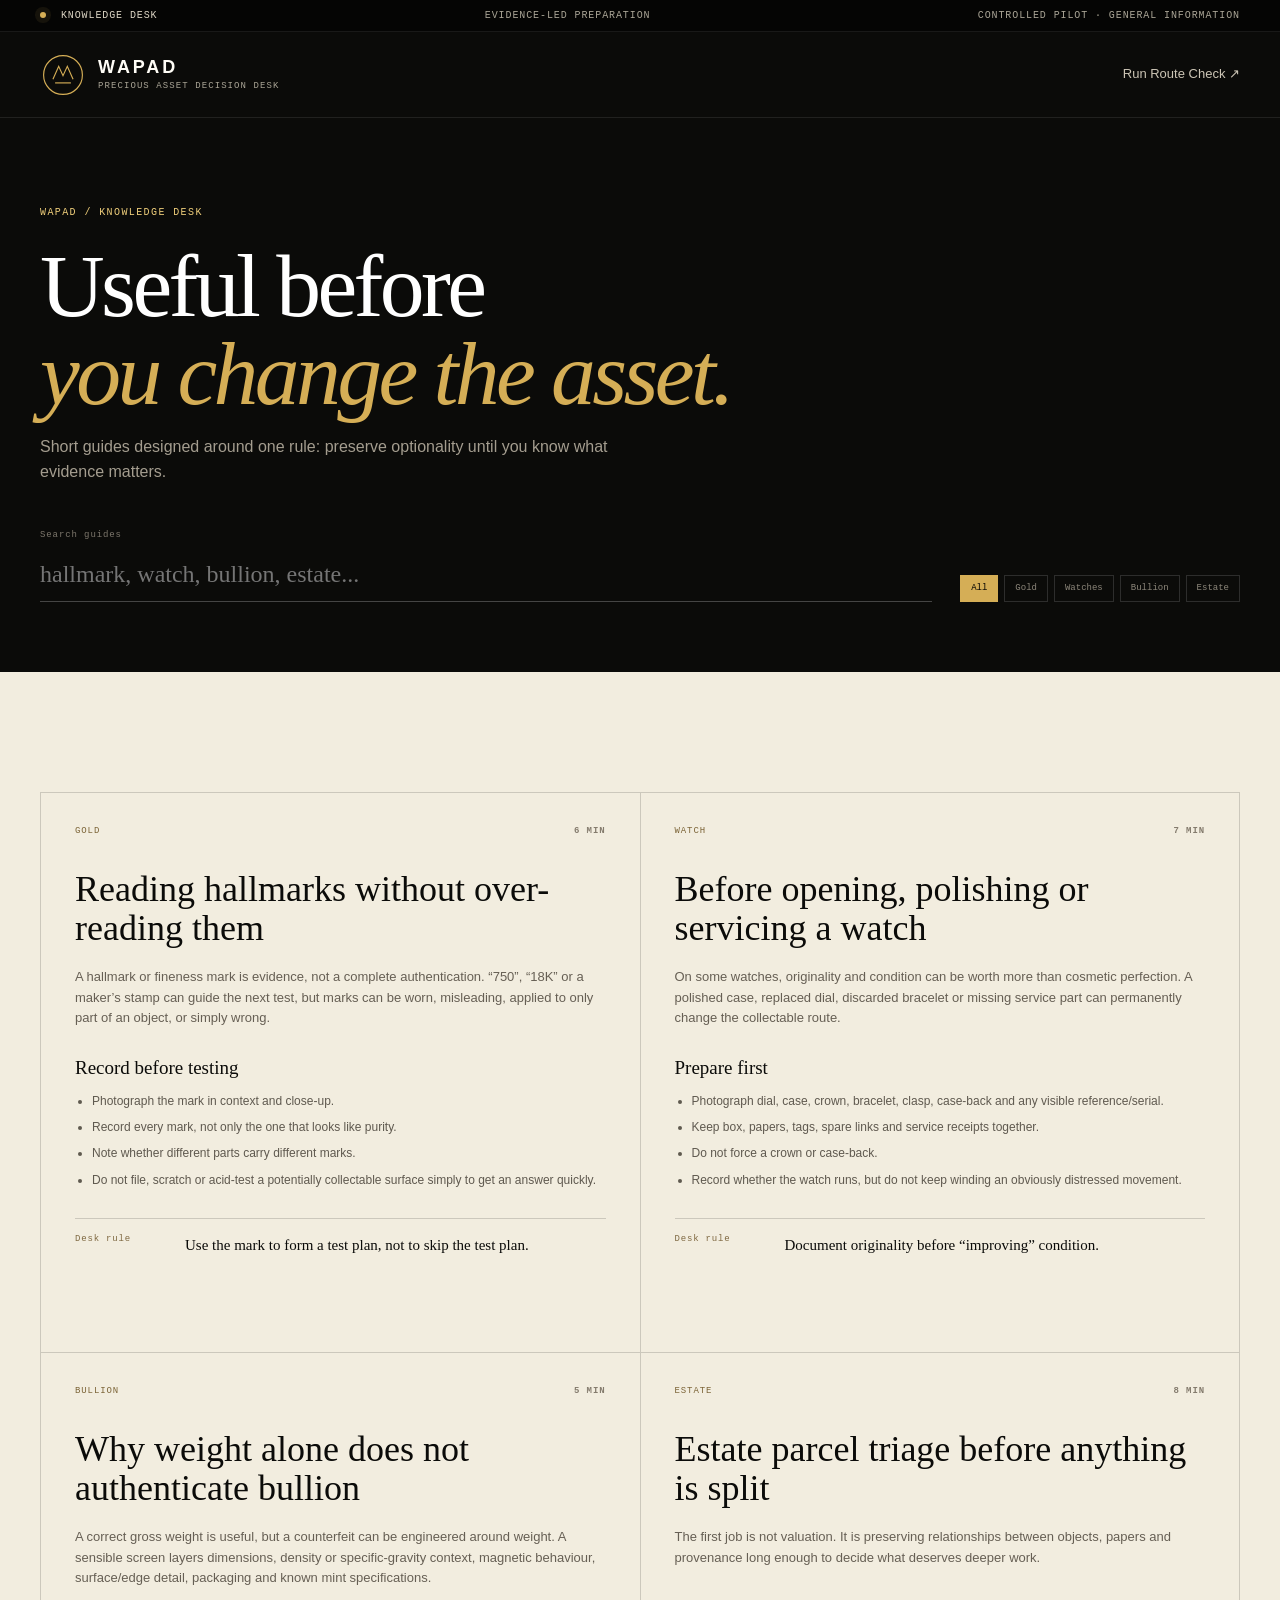
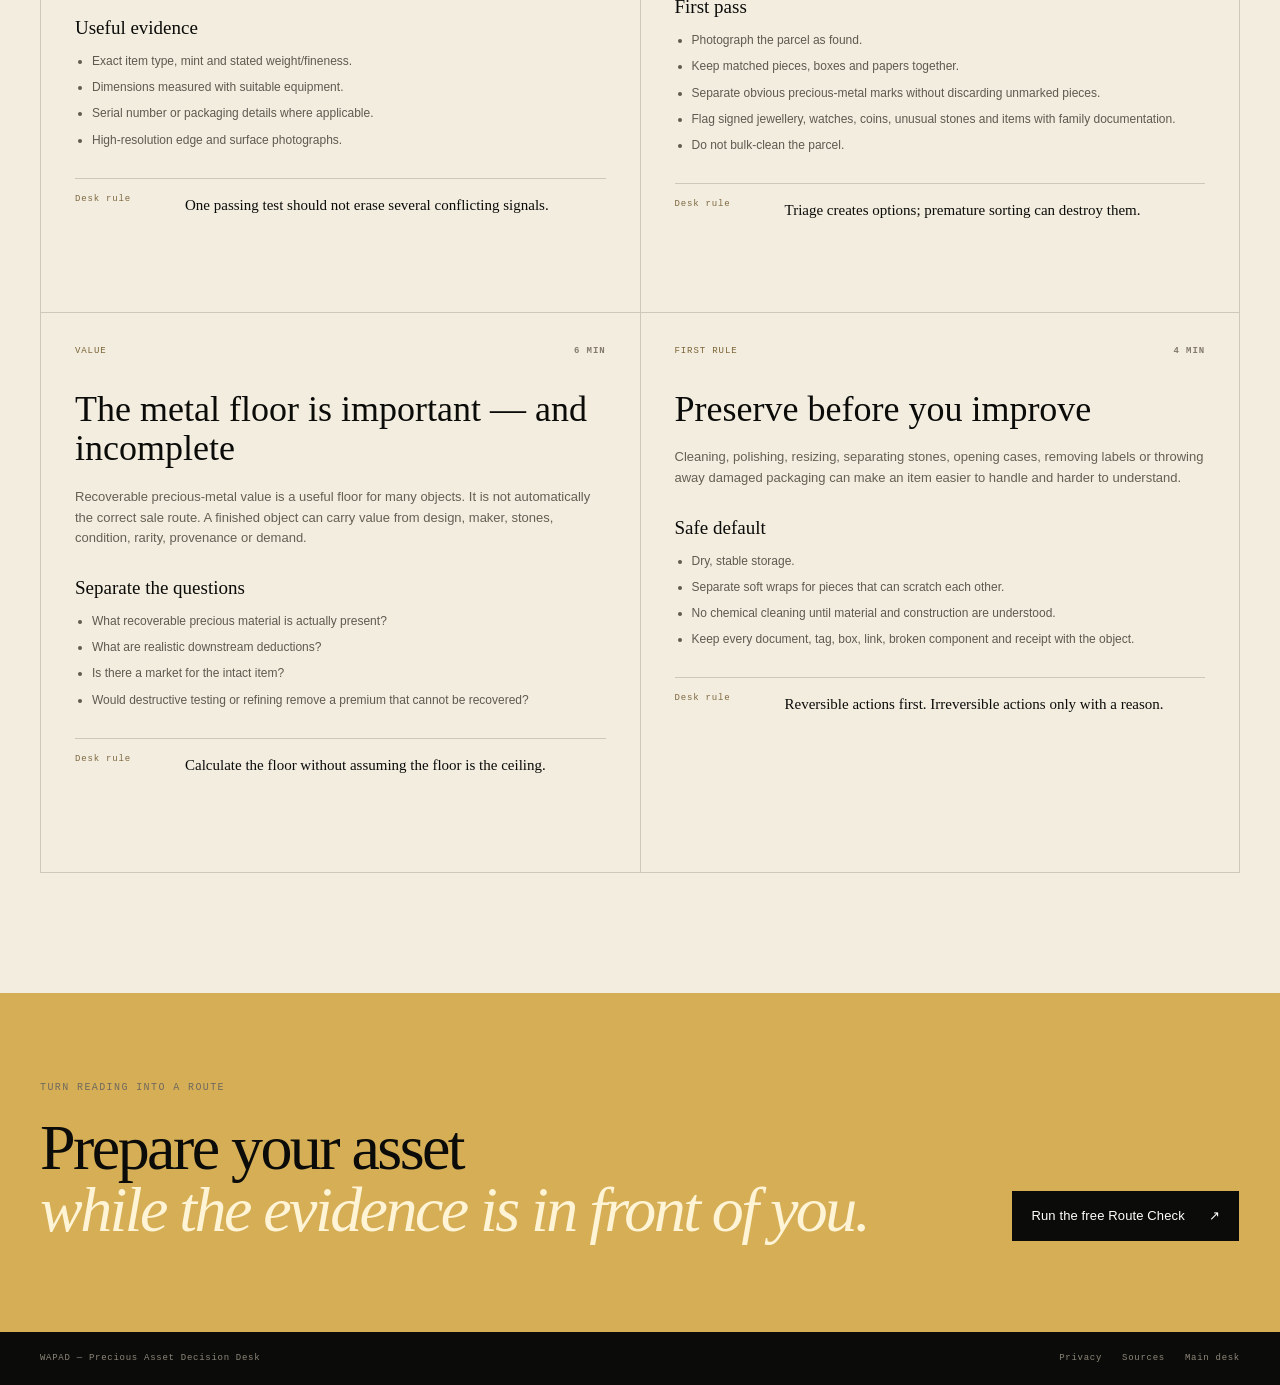
<file: knowledge.html>
<!doctype html>
<html lang="en-AU">
<head>
  <meta charset="utf-8">
  <meta name="viewport" content="width=device-width,initial-scale=1,viewport-fit=cover">
  <meta name="theme-color" content="#0b0b09">
  <meta name="description" content="WAPAD Knowledge Desk — practical guides for preparing gold, jewellery, watches, bullion and estate assets before appraisal or sale.">
  <meta name="robots" content="noindex,nofollow">
  <title>Knowledge Desk — WAPAD</title>
  <link rel="icon" href="assets/favicon.svg" type="image/svg+xml">
  <link rel="stylesheet" href="assets/v2.css">
</head>
<body class="page-knowledge">
  <a class="skip-link" href="#main">Skip to content</a>
  <div class="statusbar"><div class="shell statusbar__inner"><span class="statusbar__state"><i></i> Knowledge desk</span><span>Evidence-led preparation</span><span class="statusbar__desktop">Controlled pilot · general information</span></div></div>
  <header class="site-header site-header--solid"><div class="shell nav"><a class="brand" href="index.html" aria-label="WAPAD home"><span class="brand__mark" aria-hidden="true"><svg viewBox="0 0 64 64"><circle cx="32" cy="32" r="27"></circle><path d="M18 38 26 20l6 13 6-13 8 18"></path><path d="M21 43h22"></path></svg></span><span class="brand__text"><strong>WAPAD</strong><small>Precious Asset Decision Desk</small></span></a><a class="nav-back" href="assessment.html">Run Route Check ↗</a></div></header>

  <main id="main">
    <section class="knowledge-hero"><div class="shell"><span class="eyebrow eyebrow--gold">WAPAD / Knowledge desk</span><h1>Useful before<br><em>you change the asset.</em></h1><p>Short guides designed around one rule: preserve optionality until you know what evidence matters.</p><div class="knowledge-search"><label><span>Search guides</span><input type="search" placeholder="hallmark, watch, bullion, estate..." data-knowledge-search></label><div class="filter-row" data-filter-row><button type="button" class="active" data-filter="all">All</button><button type="button" data-filter="gold">Gold</button><button type="button" data-filter="watch">Watches</button><button type="button" data-filter="bullion">Bullion</button><button type="button" data-filter="estate">Estate</button></div></div></div></section>

    <section class="section section--cream"><div class="shell guide-grid" data-guide-grid>
      <article class="guide-card" data-guide-card data-tags="gold jewellery hallmark purity" id="hallmarks"><div class="guide-card__meta"><span>GOLD</span><b>6 MIN</b></div><h2>Reading hallmarks without over-reading them</h2><p>A hallmark or fineness mark is evidence, not a complete authentication. “750”, “18K” or a maker’s stamp can guide the next test, but marks can be worn, misleading, applied to only part of an object, or simply wrong.</p><h3>Record before testing</h3><ul><li>Photograph the mark in context and close-up.</li><li>Record every mark, not only the one that looks like purity.</li><li>Note whether different parts carry different marks.</li><li>Do not file, scratch or acid-test a potentially collectable surface simply to get an answer quickly.</li></ul><div class="guide-card__callout"><strong>Desk rule</strong><span>Use the mark to form a test plan, not to skip the test plan.</span></div></article>
      <article class="guide-card" data-guide-card data-tags="watch watches reference originality service" id="watch"><div class="guide-card__meta"><span>WATCH</span><b>7 MIN</b></div><h2>Before opening, polishing or servicing a watch</h2><p>On some watches, originality and condition can be worth more than cosmetic perfection. A polished case, replaced dial, discarded bracelet or missing service part can permanently change the collectable route.</p><h3>Prepare first</h3><ul><li>Photograph dial, case, crown, bracelet, clasp, case-back and any visible reference/serial.</li><li>Keep box, papers, tags, spare links and service receipts together.</li><li>Do not force a crown or case-back.</li><li>Record whether the watch runs, but do not keep winding an obviously distressed movement.</li></ul><div class="guide-card__callout"><strong>Desk rule</strong><span>Document originality before “improving” condition.</span></div></article>
      <article class="guide-card" data-guide-card data-tags="bullion gold coin authenticity density weight dimensions" id="bullion"><div class="guide-card__meta"><span>BULLION</span><b>5 MIN</b></div><h2>Why weight alone does not authenticate bullion</h2><p>A correct gross weight is useful, but a counterfeit can be engineered around weight. A sensible screen layers dimensions, density or specific-gravity context, magnetic behaviour, surface/edge detail, packaging and known mint specifications.</p><h3>Useful evidence</h3><ul><li>Exact item type, mint and stated weight/fineness.</li><li>Dimensions measured with suitable equipment.</li><li>Serial number or packaging details where applicable.</li><li>High-resolution edge and surface photographs.</li></ul><div class="guide-card__callout"><strong>Desk rule</strong><span>One passing test should not erase several conflicting signals.</span></div></article>
      <article class="guide-card" data-guide-card data-tags="estate jewellery parcel provenance preserve" id="estate"><div class="guide-card__meta"><span>ESTATE</span><b>8 MIN</b></div><h2>Estate parcel triage before anything is split</h2><p>The first job is not valuation. It is preserving relationships between objects, papers and provenance long enough to decide what deserves deeper work.</p><h3>First pass</h3><ul><li>Photograph the parcel as found.</li><li>Keep matched pieces, boxes and papers together.</li><li>Separate obvious precious-metal marks without discarding unmarked pieces.</li><li>Flag signed jewellery, watches, coins, unusual stones and items with family documentation.</li><li>Do not bulk-clean the parcel.</li></ul><div class="guide-card__callout"><strong>Desk rule</strong><span>Triage creates options; premature sorting can destroy them.</span></div></article>
      <article class="guide-card" data-guide-card data-tags="gold purity value scrap melt intrinsic" id="metal-floor"><div class="guide-card__meta"><span>VALUE</span><b>6 MIN</b></div><h2>The metal floor is important — and incomplete</h2><p>Recoverable precious-metal value is a useful floor for many objects. It is not automatically the correct sale route. A finished object can carry value from design, maker, stones, condition, rarity, provenance or demand.</p><h3>Separate the questions</h3><ul><li>What recoverable precious material is actually present?</li><li>What are realistic downstream deductions?</li><li>Is there a market for the intact item?</li><li>Would destructive testing or refining remove a premium that cannot be recovered?</li></ul><div class="guide-card__callout"><strong>Desk rule</strong><span>Calculate the floor without assuming the floor is the ceiling.</span></div></article>
      <article class="guide-card" data-guide-card data-tags="preserve cleaning jewellery watch estate provenance" id="preserve"><div class="guide-card__meta"><span>FIRST RULE</span><b>4 MIN</b></div><h2>Preserve before you improve</h2><p>Cleaning, polishing, resizing, separating stones, opening cases, removing labels or throwing away damaged packaging can make an item easier to handle and harder to understand.</p><h3>Safe default</h3><ul><li>Dry, stable storage.</li><li>Separate soft wraps for pieces that can scratch each other.</li><li>No chemical cleaning until material and construction are understood.</li><li>Keep every document, tag, box, link, broken component and receipt with the object.</li></ul><div class="guide-card__callout"><strong>Desk rule</strong><span>Reversible actions first. Irreversible actions only with a reason.</span></div></article>
    </div></section>

    <section class="knowledge-cta"><div class="shell"><div><span class="eyebrow">Turn reading into a route</span><h2>Prepare your asset<br><em>while the evidence is in front of you.</em></h2></div><a class="button button--gold" href="assessment.html">Run the free Route Check <span>↗</span></a></div></section>
  </main>

  <footer class="assessment-footer"><div class="shell"><span>WAPAD — Precious Asset Decision Desk</span><div><a href="privacy.html">Privacy</a><a href="sources.html">Sources</a><a href="index.html">Main desk</a></div></div></footer>
  <script src="assets/v2.js" defer></script>
</body>
</html>
</file>
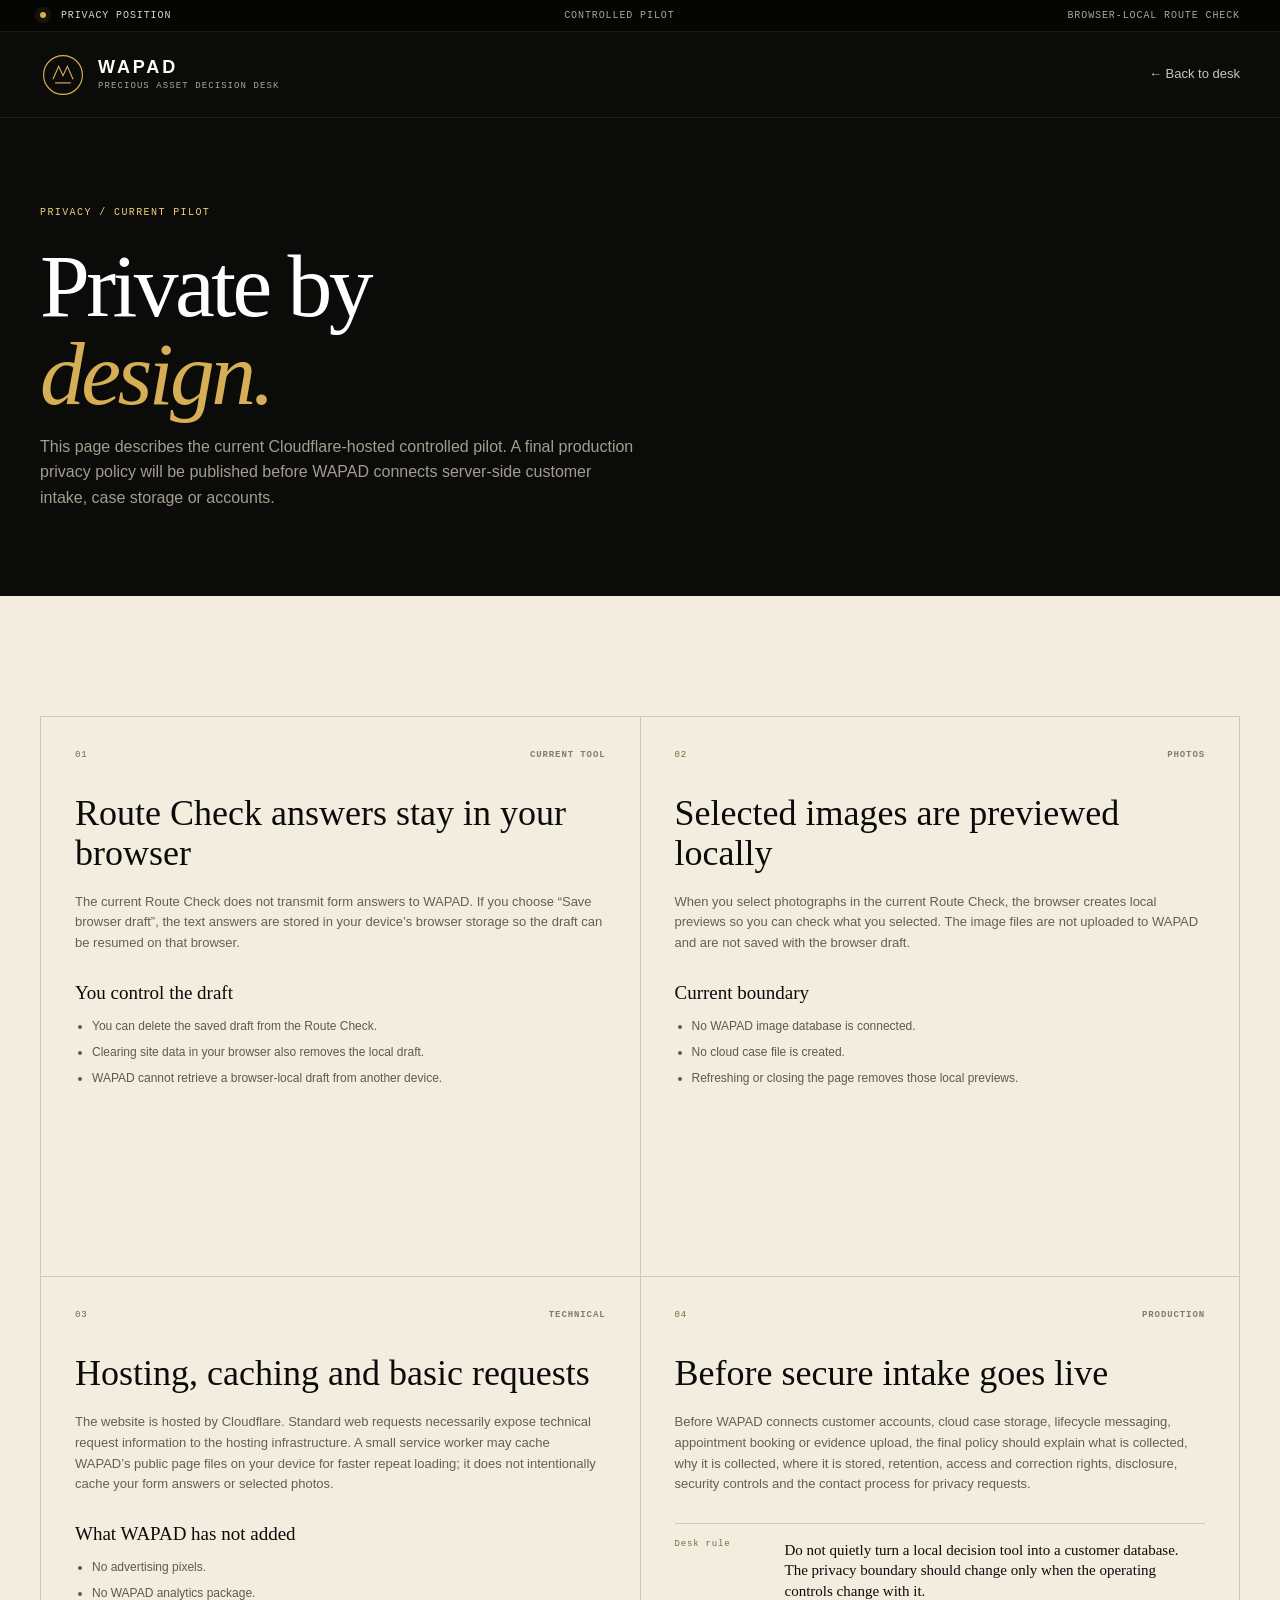
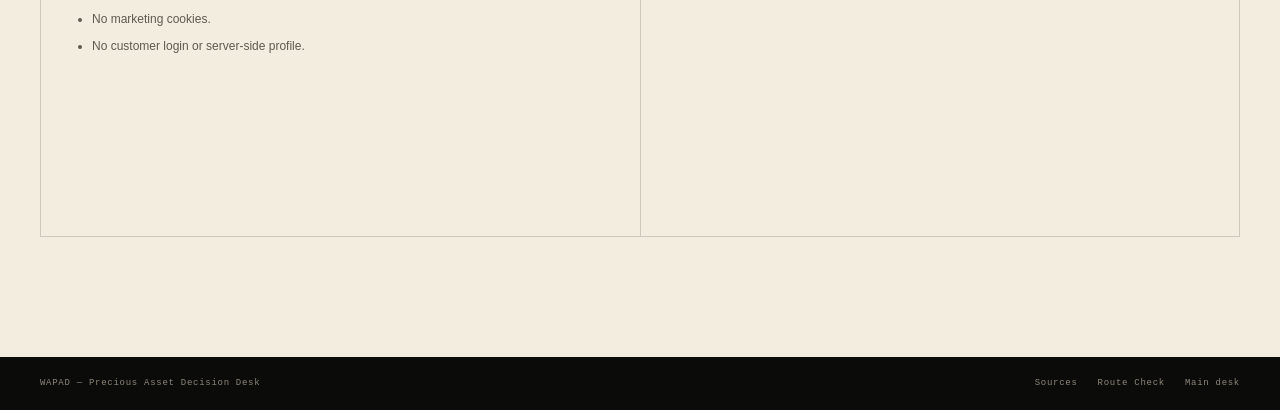
<file: privacy.html>
<!doctype html>
<html lang="en-AU"><head><meta charset="utf-8"><meta name="viewport" content="width=device-width,initial-scale=1,viewport-fit=cover"><meta name="robots" content="noindex,nofollow"><meta name="theme-color" content="#0b0b09"><title>Privacy — WAPAD</title><link rel="icon" href="assets/favicon.svg" type="image/svg+xml"><link rel="stylesheet" href="assets/v2.css"></head>
<body class="page-knowledge"><div class="statusbar"><div class="shell statusbar__inner"><span class="statusbar__state"><i></i> Privacy position</span><span>Controlled pilot</span><span class="statusbar__desktop">Browser-local Route Check</span></div></div><header class="site-header site-header--solid"><div class="shell nav"><a class="brand" href="index.html"><span class="brand__mark" aria-hidden="true"><svg viewBox="0 0 64 64"><circle cx="32" cy="32" r="27"></circle><path d="M18 38 26 20l6 13 6-13 8 18"></path><path d="M21 43h22"></path></svg></span><span class="brand__text"><strong>WAPAD</strong><small>Precious Asset Decision Desk</small></span></a><a class="nav-back" href="index.html">← Back to desk</a></div></header>
<main><section class="knowledge-hero"><div class="shell"><span class="eyebrow eyebrow--gold">Privacy / current pilot</span><h1>Private by<br><em>design.</em></h1><p>This page describes the current Cloudflare-hosted controlled pilot. A final production privacy policy will be published before WAPAD connects server-side customer intake, case storage or accounts.</p></div></section><section class="section section--cream"><div class="shell guide-grid">
<article class="guide-card"><div class="guide-card__meta"><span>01</span><b>CURRENT TOOL</b></div><h2>Route Check answers stay in your browser</h2><p>The current Route Check does not transmit form answers to WAPAD. If you choose “Save browser draft”, the text answers are stored in your device’s browser storage so the draft can be resumed on that browser.</p><h3>You control the draft</h3><ul><li>You can delete the saved draft from the Route Check.</li><li>Clearing site data in your browser also removes the local draft.</li><li>WAPAD cannot retrieve a browser-local draft from another device.</li></ul></article>
<article class="guide-card"><div class="guide-card__meta"><span>02</span><b>PHOTOS</b></div><h2>Selected images are previewed locally</h2><p>When you select photographs in the current Route Check, the browser creates local previews so you can check what you selected. The image files are not uploaded to WAPAD and are not saved with the browser draft.</p><h3>Current boundary</h3><ul><li>No WAPAD image database is connected.</li><li>No cloud case file is created.</li><li>Refreshing or closing the page removes those local previews.</li></ul></article>
<article class="guide-card"><div class="guide-card__meta"><span>03</span><b>TECHNICAL</b></div><h2>Hosting, caching and basic requests</h2><p>The website is hosted by Cloudflare. Standard web requests necessarily expose technical request information to the hosting infrastructure. A small service worker may cache WAPAD’s public page files on your device for faster repeat loading; it does not intentionally cache your form answers or selected photos.</p><h3>What WAPAD has not added</h3><ul><li>No advertising pixels.</li><li>No WAPAD analytics package.</li><li>No marketing cookies.</li><li>No customer login or server-side profile.</li></ul></article>
<article class="guide-card"><div class="guide-card__meta"><span>04</span><b>PRODUCTION</b></div><h2>Before secure intake goes live</h2><p>Before WAPAD connects customer accounts, cloud case storage, lifecycle messaging, appointment booking or evidence upload, the final policy should explain what is collected, why it is collected, where it is stored, retention, access and correction rights, disclosure, security controls and the contact process for privacy requests.</p><div class="guide-card__callout"><strong>Desk rule</strong><span>Do not quietly turn a local decision tool into a customer database. The privacy boundary should change only when the operating controls change with it.</span></div></article>
</div></section></main><footer class="assessment-footer"><div class="shell"><span>WAPAD — Precious Asset Decision Desk</span><div><a href="sources.html">Sources</a><a href="assessment.html">Route Check</a><a href="index.html">Main desk</a></div></div></footer></body></html>
</file>
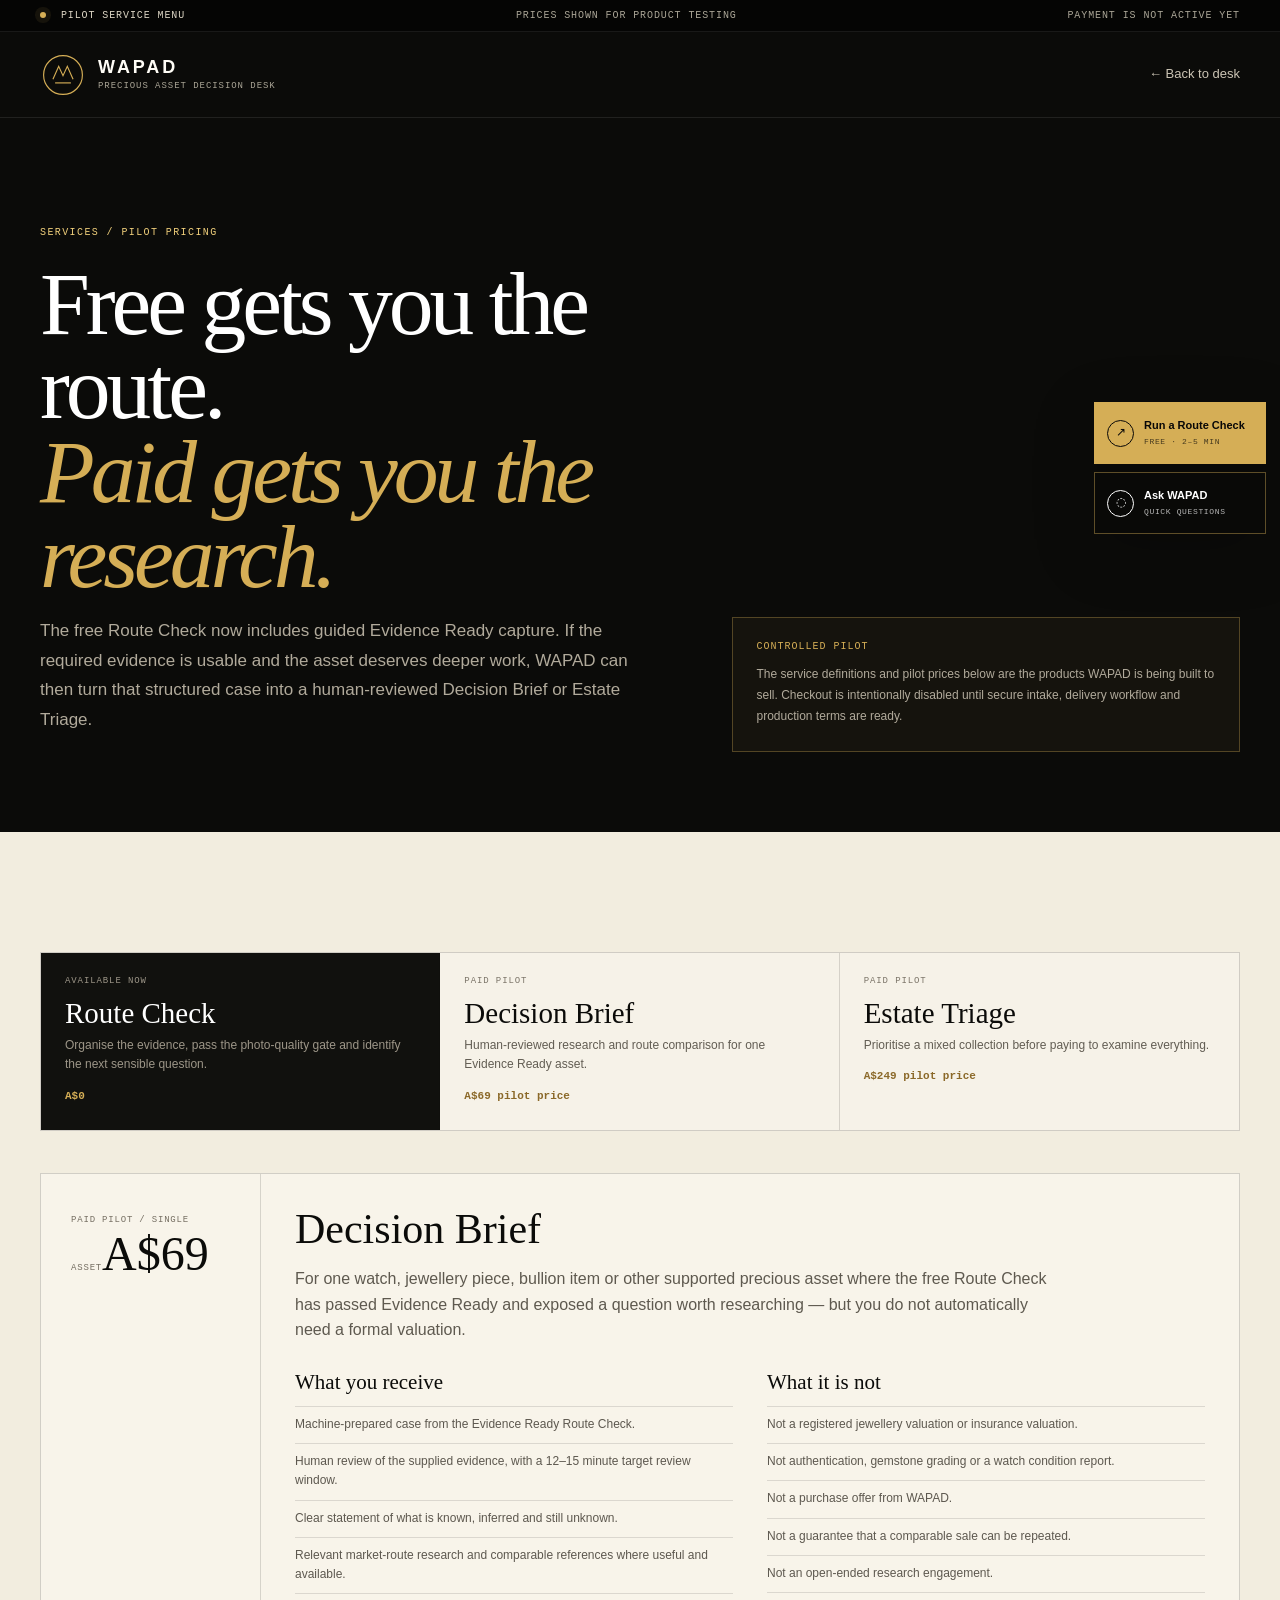
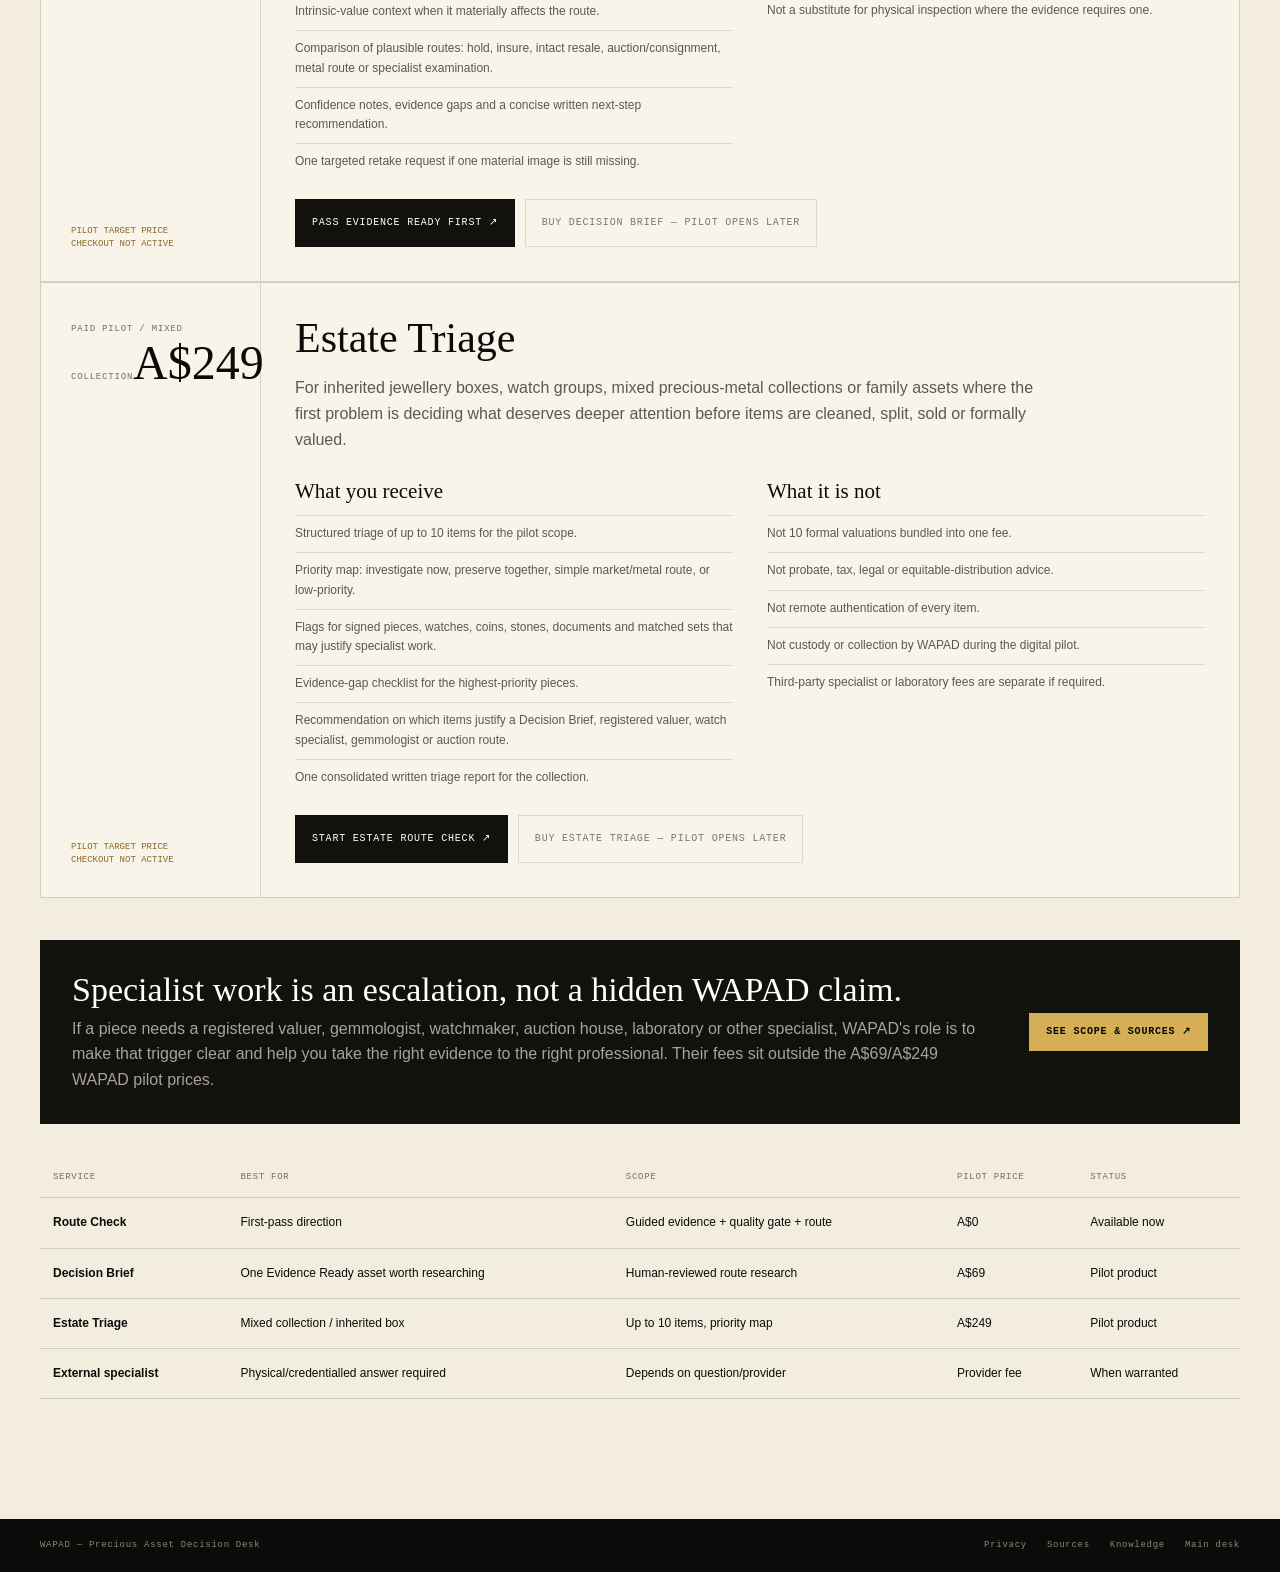
<file: services.html>
<!doctype html>
<html lang="en-AU">
<head>
  <meta charset="utf-8">
  <meta name="viewport" content="width=device-width,initial-scale=1,viewport-fit=cover">
  <meta name="theme-color" content="#0b0b09">
  <meta name="description" content="WAPAD paid pilot services: Decision Brief and Estate Triage for precious assets.">
  <meta name="robots" content="noindex,nofollow">
  <title>Services & Pilot Pricing — WAPAD</title>
  <link rel="icon" href="assets/favicon.svg" type="image/svg+xml">
  <link rel="stylesheet" href="assets/v2.css"><link rel="stylesheet" href="assets/v3.css"><link rel="stylesheet" href="assets/customer.css"><link rel="stylesheet" href="assets/paid.css">
</head>
<body class="page-v3 page-customer">
  <a class="skip-link" href="#main">Skip to content</a>
  <div class="statusbar"><div class="shell statusbar__inner"><span class="statusbar__state"><i></i> Pilot service menu</span><span>Prices shown for product testing</span><span class="statusbar__desktop">Payment is not active yet</span></div></div>
  <header class="site-header site-header--solid"><div class="shell nav"><a class="brand" href="index.html" aria-label="WAPAD home"><span class="brand__mark" aria-hidden="true"><svg viewBox="0 0 64 64"><circle cx="32" cy="32" r="27"></circle><path d="M18 38 26 20l6 13 6-13 8 18"></path><path d="M21 43h22"></path></svg></span><span class="brand__text"><strong>WAPAD</strong><small>Precious Asset Decision Desk</small></span></a><a class="nav-back" href="index.html">← Back to desk</a></div></header>

  <main id="main">
    <section class="paid-hero"><div class="shell paid-hero__grid"><div><span class="eyebrow eyebrow--gold">Services / pilot pricing</span><h1>Free gets you the route.<br><em>Paid gets you the research.</em></h1><p>The free Route Check now includes guided Evidence Ready capture. If the required evidence is usable and the asset deserves deeper work, WAPAD can then turn that structured case into a human-reviewed Decision Brief or Estate Triage.</p></div><aside class="paid-pilot-note"><strong>Controlled pilot</strong><p>The service definitions and pilot prices below are the products WAPAD is being built to sell. Checkout is intentionally disabled until secure intake, delivery workflow and production terms are ready.</p></aside></div></section>

    <section class="section section--cream"><div class="shell">
      <div class="paid-ladder" aria-label="WAPAD service ladder">
        <div class="paid-ladder__live"><small>Available now</small><strong>Route Check</strong><p>Organise the evidence, pass the photo-quality gate and identify the next sensible question.</p><b>A$0</b></div>
        <div><small>Paid pilot</small><strong>Decision Brief</strong><p>Human-reviewed research and route comparison for one Evidence Ready asset.</p><b>A$69 pilot price</b></div>
        <div><small>Paid pilot</small><strong>Estate Triage</strong><p>Prioritise a mixed collection before paying to examine everything.</p><b>A$249 pilot price</b></div>
      </div>

      <article class="paid-product" id="decision-brief">
        <div class="paid-product__price"><div><small>Paid pilot / single asset</small><strong>A$69</strong></div><span>PILOT TARGET PRICE<br>CHECKOUT NOT ACTIVE</span></div>
        <div class="paid-product__body"><h2>Decision Brief</h2><p class="paid-product__lead">For one watch, jewellery piece, bullion item or other supported precious asset where the free Route Check has passed Evidence Ready and exposed a question worth researching — but you do not automatically need a formal valuation.</p>
          <div class="paid-columns"><div><h3>What you receive</h3><ul><li>Machine-prepared case from the Evidence Ready Route Check.</li><li>Human review of the supplied evidence, with a 12–15 minute target review window.</li><li>Clear statement of what is known, inferred and still unknown.</li><li>Relevant market-route research and comparable references where useful and available.</li><li>Intrinsic-value context when it materially affects the route.</li><li>Comparison of plausible routes: hold, insure, intact resale, auction/consignment, metal route or specialist examination.</li><li>Confidence notes, evidence gaps and a concise written next-step recommendation.</li><li>One targeted retake request if one material image is still missing.</li></ul></div><div><h3>What it is not</h3><ul><li>Not a registered jewellery valuation or insurance valuation.</li><li>Not authentication, gemstone grading or a watch condition report.</li><li>Not a purchase offer from WAPAD.</li><li>Not a guarantee that a comparable sale can be repeated.</li><li>Not an open-ended research engagement.</li><li>Not a substitute for physical inspection where the evidence requires one.</li></ul></div></div>
          <div class="paid-cta-row"><a class="primary" href="assessment.html">Pass Evidence Ready first ↗</a><button class="disabled" type="button" disabled>Buy Decision Brief — pilot opens later</button></div>
        </div>
      </article>

      <article class="paid-product" id="estate-triage">
        <div class="paid-product__price"><div><small>Paid pilot / mixed collection</small><strong>A$249</strong></div><span>PILOT TARGET PRICE<br>CHECKOUT NOT ACTIVE</span></div>
        <div class="paid-product__body"><h2>Estate Triage</h2><p class="paid-product__lead">For inherited jewellery boxes, watch groups, mixed precious-metal collections or family assets where the first problem is deciding what deserves deeper attention before items are cleaned, split, sold or formally valued.</p>
          <div class="paid-columns"><div><h3>What you receive</h3><ul><li>Structured triage of up to 10 items for the pilot scope.</li><li>Priority map: investigate now, preserve together, simple market/metal route, or low-priority.</li><li>Flags for signed pieces, watches, coins, stones, documents and matched sets that may justify specialist work.</li><li>Evidence-gap checklist for the highest-priority pieces.</li><li>Recommendation on which items justify a Decision Brief, registered valuer, watch specialist, gemmologist or auction route.</li><li>One consolidated written triage report for the collection.</li></ul></div><div><h3>What it is not</h3><ul><li>Not 10 formal valuations bundled into one fee.</li><li>Not probate, tax, legal or equitable-distribution advice.</li><li>Not remote authentication of every item.</li><li>Not custody or collection by WAPAD during the digital pilot.</li><li>Third-party specialist or laboratory fees are separate if required.</li></ul></div></div>
          <div class="paid-cta-row"><a class="primary" href="assessment.html?asset=estate">Start estate Route Check ↗</a><button class="disabled" type="button" disabled>Buy Estate Triage — pilot opens later</button></div>
        </div>
      </article>

      <section class="paid-banner"><div><h2>Specialist work is an escalation, not a hidden WAPAD claim.</h2><p>If a piece needs a registered valuer, gemmologist, watchmaker, auction house, laboratory or other specialist, WAPAD's role is to make that trigger clear and help you take the right evidence to the right professional. Their fees sit outside the A$69/A$249 WAPAD pilot prices.</p></div><a href="sources.html">See scope & sources ↗</a></section>

      <table class="paid-compare" aria-label="Compare WAPAD services"><thead><tr><th>Service</th><th>Best for</th><th>Scope</th><th>Pilot price</th><th>Status</th></tr></thead><tbody><tr><td>Route Check</td><td>First-pass direction</td><td>Guided evidence + quality gate + route</td><td>A$0</td><td>Available now</td></tr><tr><td>Decision Brief</td><td>One Evidence Ready asset worth researching</td><td>Human-reviewed route research</td><td>A$69</td><td>Pilot product</td></tr><tr><td>Estate Triage</td><td>Mixed collection / inherited box</td><td>Up to 10 items, priority map</td><td>A$249</td><td>Pilot product</td></tr><tr><td>External specialist</td><td>Physical/credentialled answer required</td><td>Depends on question/provider</td><td>Provider fee</td><td>When warranted</td></tr></tbody></table>
    </div></section>
  </main>

  <div class="floating-actions" aria-label="Quick actions"><a class="floating-action floating-action--primary" href="assessment.html"><span class="floating-action__icon">↗</span><span><strong>Run a Route Check</strong><small>Free · 2–5 min</small></span></a><button class="floating-action floating-action--chat" type="button" data-chat-open aria-expanded="false"><span class="floating-action__icon">◌</span><span><strong>Ask WAPAD</strong><small>Quick questions</small></span></button></div>
  <aside class="wapad-chat" data-chat-panel aria-hidden="true"><div class="wapad-chat__top"><div><small>WAPAD / QUICK ANSWERS</small><strong>What would you like to know?</strong></div><button type="button" data-chat-close aria-label="Close chat">×</button></div><div class="wapad-chat__notice">Browser-local FAQ assistant · not authentication or valuation advice</div><div class="wapad-chat__messages" data-chat-messages><div class="chat-msg chat-msg--bot">Ask about pricing, location, watches, gold, estates, privacy or what each service includes.</div></div><div class="wapad-chat__chips"><button type="button" data-chat-chip="How much are the paid services?">Pricing</button><button type="button" data-chat-chip="What is included in a Decision Brief?">Decision Brief</button><button type="button" data-chat-chip="What is Estate Triage?">Estate Triage</button></div><form class="wapad-chat__form" data-chat-form><label class="sr-only" for="service-chat-input">Ask WAPAD</label><input id="service-chat-input" data-chat-input autocomplete="off" placeholder="Type a quick question…"><button type="submit">Ask</button></form></aside>

  <footer class="assessment-footer"><div class="shell"><span>WAPAD — Precious Asset Decision Desk</span><div><a href="privacy.html">Privacy</a><a href="sources.html">Sources</a><a href="knowledge.html">Knowledge</a><a href="index.html">Main desk</a></div></div></footer>
  <script src="assets/v3.js" defer></script><script src="assets/customer.js" defer></script>
</body>
</html>
</file>
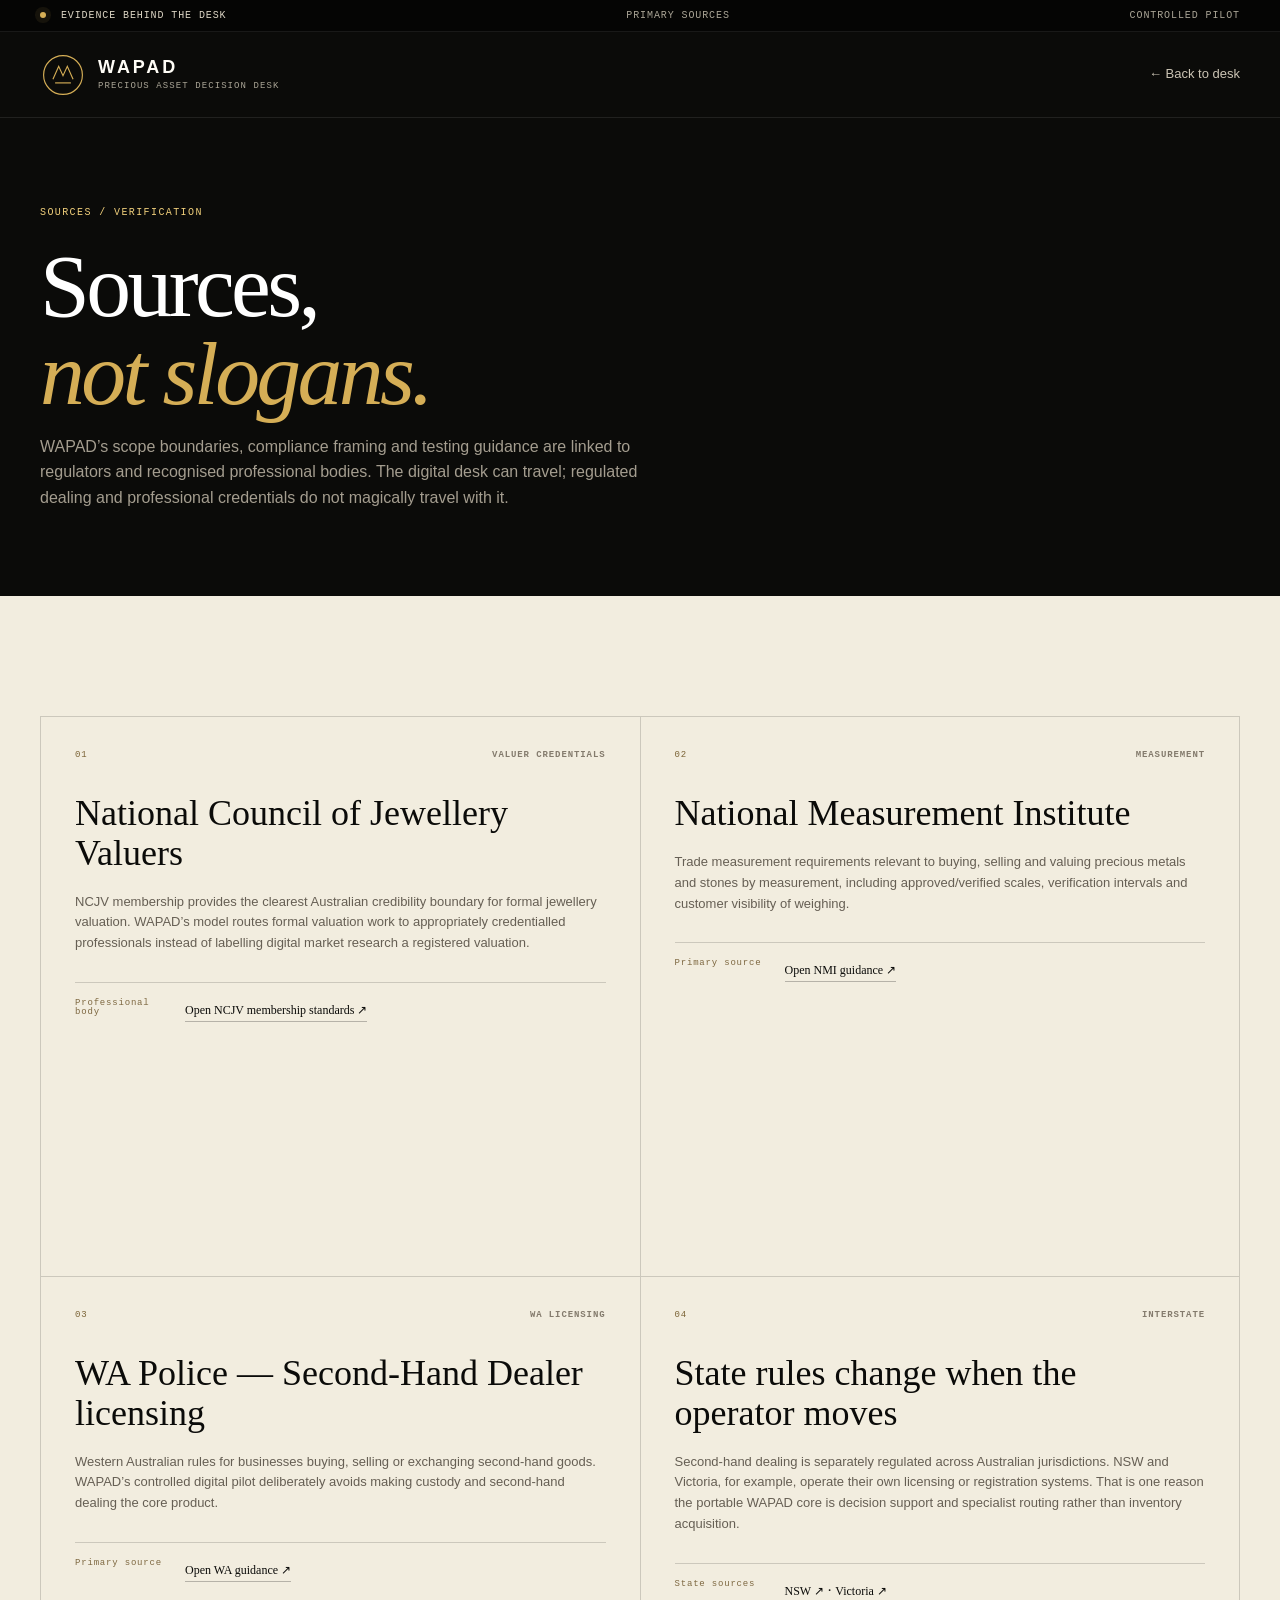
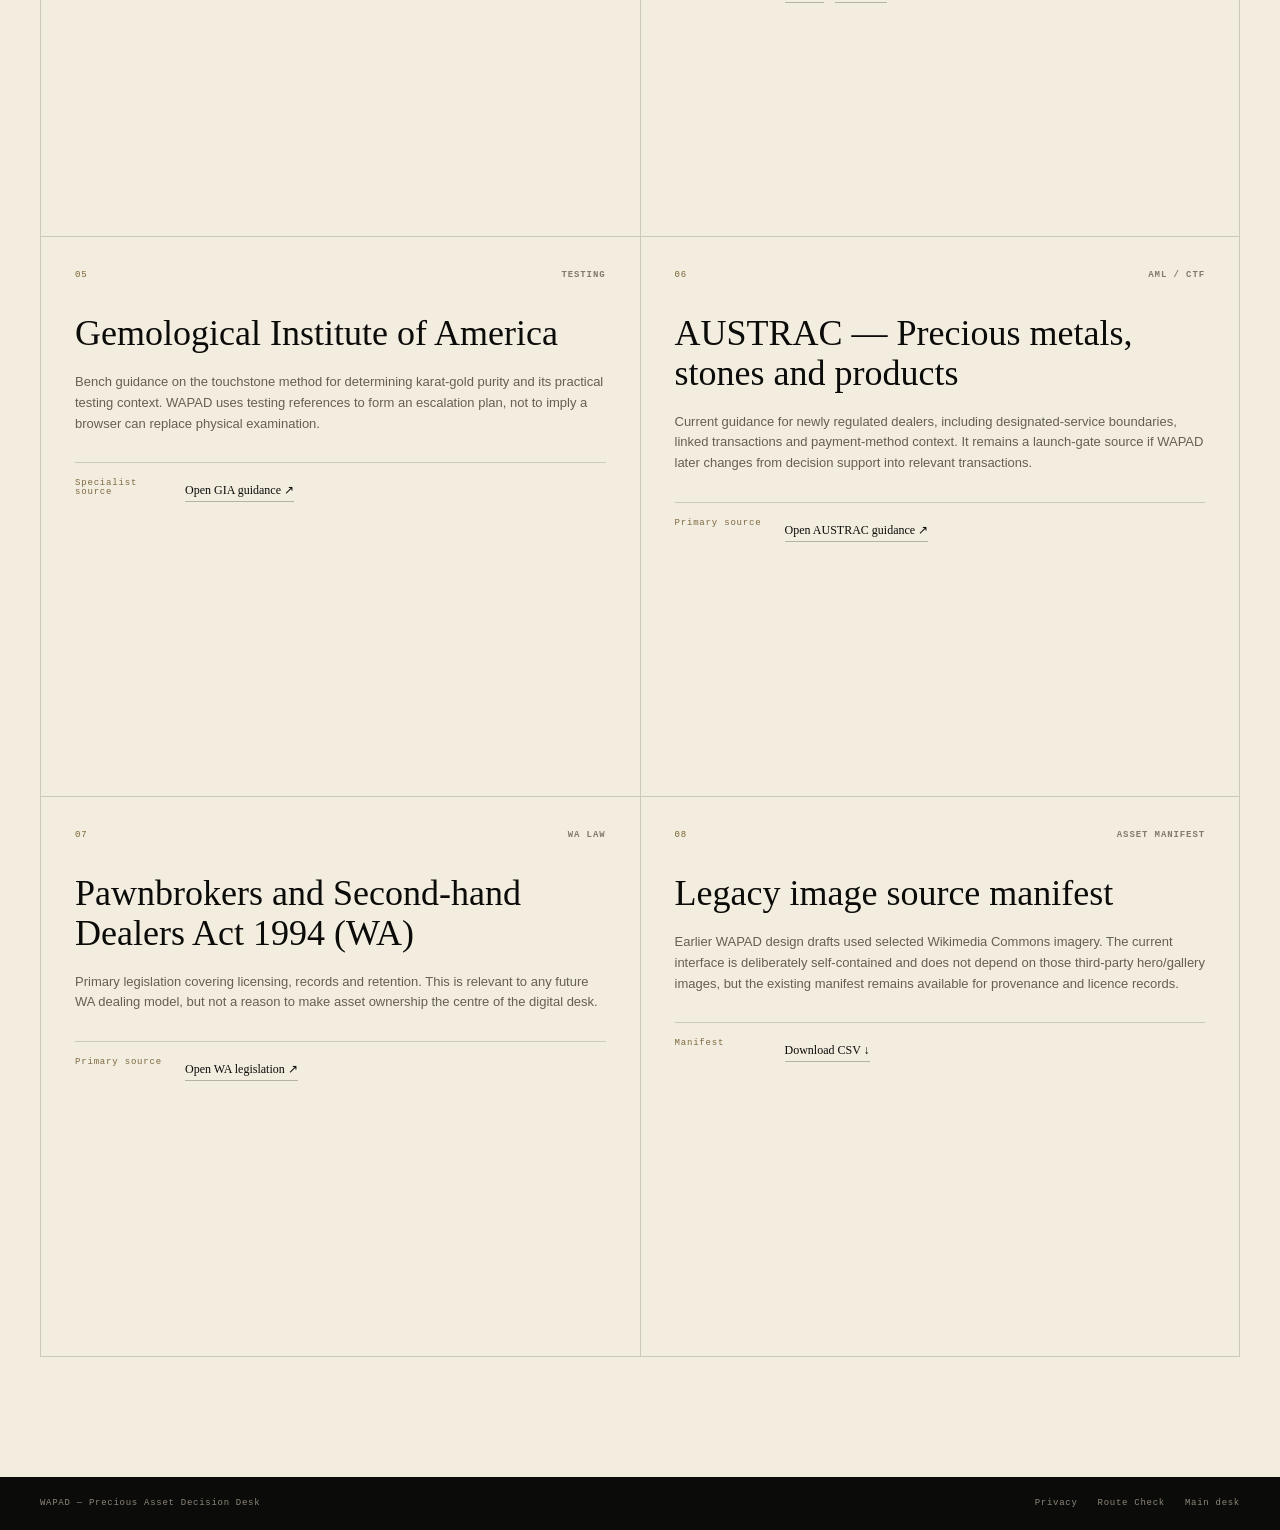
<file: sources.html>
<!doctype html>
<html lang="en-AU"><head><meta charset="utf-8"><meta name="viewport" content="width=device-width,initial-scale=1,viewport-fit=cover"><meta name="robots" content="noindex,nofollow"><meta name="theme-color" content="#0b0b09"><title>Sources — WAPAD</title><link rel="icon" href="assets/favicon.svg" type="image/svg+xml"><link rel="stylesheet" href="assets/v2.css"></head>
<body class="page-knowledge"><div class="statusbar"><div class="shell statusbar__inner"><span class="statusbar__state"><i></i> Evidence behind the desk</span><span>Primary sources</span><span class="statusbar__desktop">Controlled pilot</span></div></div><header class="site-header site-header--solid"><div class="shell nav"><a class="brand" href="index.html"><span class="brand__mark" aria-hidden="true"><svg viewBox="0 0 64 64"><circle cx="32" cy="32" r="27"></circle><path d="M18 38 26 20l6 13 6-13 8 18"></path><path d="M21 43h22"></path></svg></span><span class="brand__text"><strong>WAPAD</strong><small>Precious Asset Decision Desk</small></span></a><a class="nav-back" href="index.html">← Back to desk</a></div></header>
<main><section class="knowledge-hero"><div class="shell"><span class="eyebrow eyebrow--gold">Sources / verification</span><h1>Sources,<br><em>not slogans.</em></h1><p>WAPAD’s scope boundaries, compliance framing and testing guidance are linked to regulators and recognised professional bodies. The digital desk can travel; regulated dealing and professional credentials do not magically travel with it.</p></div></section><section class="section section--cream"><div class="shell guide-grid">
<article class="guide-card"><div class="guide-card__meta"><span>01</span><b>VALUER CREDENTIALS</b></div><h2>National Council of Jewellery Valuers</h2><p>NCJV membership provides the clearest Australian credibility boundary for formal jewellery valuation. WAPAD’s model routes formal valuation work to appropriately credentialled professionals instead of labelling digital market research a registered valuation.</p><div class="guide-card__callout"><strong>Professional body</strong><span><a class="text-link" href="https://www.ncjv.com.au/become-a-member" target="_blank" rel="noopener">Open NCJV membership standards ↗</a></span></div></article>
<article class="guide-card"><div class="guide-card__meta"><span>02</span><b>MEASUREMENT</b></div><h2>National Measurement Institute</h2><p>Trade measurement requirements relevant to buying, selling and valuing precious metals and stones by measurement, including approved/verified scales, verification intervals and customer visibility of weighing.</p><div class="guide-card__callout"><strong>Primary source</strong><span><a class="text-link" href="https://www.industry.gov.au/national-measurement-institute/trade-and-industry/laws-and-regulations-selling-products-amounts/selling-precious-metals-and-stones" target="_blank" rel="noopener">Open NMI guidance ↗</a></span></div></article>
<article class="guide-card"><div class="guide-card__meta"><span>03</span><b>WA LICENSING</b></div><h2>WA Police — Second-Hand Dealer licensing</h2><p>Western Australian rules for businesses buying, selling or exchanging second-hand goods. WAPAD’s controlled digital pilot deliberately avoids making custody and second-hand dealing the core product.</p><div class="guide-card__callout"><strong>Primary source</strong><span><a class="text-link" href="https://www.wa.gov.au/organisation/western-australia-police-force/pawnbroker-and-second-hand-dealer-licence" target="_blank" rel="noopener">Open WA guidance ↗</a></span></div></article>
<article class="guide-card"><div class="guide-card__meta"><span>04</span><b>INTERSTATE</b></div><h2>State rules change when the operator moves</h2><p>Second-hand dealing is separately regulated across Australian jurisdictions. NSW and Victoria, for example, operate their own licensing or registration systems. That is one reason the portable WAPAD core is decision support and specialist routing rather than inventory acquisition.</p><div class="guide-card__callout"><strong>State sources</strong><span><a class="text-link" href="https://www.service.nsw.gov.au/transaction/apply-for-a-second-hand-dealer-licence" target="_blank" rel="noopener">NSW ↗</a> · <a class="text-link" href="https://www.consumer.vic.gov.au/licensing-and-registration/second-hand-dealers-and-pawnbrokers/registration/apply-for-registration-and-endorsement" target="_blank" rel="noopener">Victoria ↗</a></span></div></article>
<article class="guide-card"><div class="guide-card__meta"><span>05</span><b>TESTING</b></div><h2>Gemological Institute of America</h2><p>Bench guidance on the touchstone method for determining karat-gold purity and its practical testing context. WAPAD uses testing references to form an escalation plan, not to imply a browser can replace physical examination.</p><div class="guide-card__callout"><strong>Specialist source</strong><span><a class="text-link" href="https://www.gia.edu/bench-tip-use-the-touchstone-method-for-testing-purity-karat-gold" target="_blank" rel="noopener">Open GIA guidance ↗</a></span></div></article>
<article class="guide-card"><div class="guide-card__meta"><span>06</span><b>AML / CTF</b></div><h2>AUSTRAC — Precious metals, stones and products</h2><p>Current guidance for newly regulated dealers, including designated-service boundaries, linked transactions and payment-method context. It remains a launch-gate source if WAPAD later changes from decision support into relevant transactions.</p><div class="guide-card__callout"><strong>Primary source</strong><span><a class="text-link" href="https://www.austrac.gov.au/new-austrac/designated-services-newly-regulated-entities/precious-metals-stones-and-products-designated-services" target="_blank" rel="noopener">Open AUSTRAC guidance ↗</a></span></div></article>
<article class="guide-card"><div class="guide-card__meta"><span>07</span><b>WA LAW</b></div><h2>Pawnbrokers and Second-hand Dealers Act 1994 (WA)</h2><p>Primary legislation covering licensing, records and retention. This is relevant to any future WA dealing model, but not a reason to make asset ownership the centre of the digital desk.</p><div class="guide-card__callout"><strong>Primary source</strong><span><a class="text-link" href="https://www.legislation.wa.gov.au/legislation/statutes.nsf/RedirectURL?OpenAgent=&query=mrdoc_1576.htm" target="_blank" rel="noopener">Open WA legislation ↗</a></span></div></article>
<article class="guide-card"><div class="guide-card__meta"><span>08</span><b>ASSET MANIFEST</b></div><h2>Legacy image source manifest</h2><p>Earlier WAPAD design drafts used selected Wikimedia Commons imagery. The current interface is deliberately self-contained and does not depend on those third-party hero/gallery images, but the existing manifest remains available for provenance and licence records.</p><div class="guide-card__callout"><strong>Manifest</strong><span><a class="text-link" href="SOURCES_AND_LICENCES.csv">Download CSV ↓</a></span></div></article>
</div></section></main><footer class="assessment-footer"><div class="shell"><span>WAPAD — Precious Asset Decision Desk</span><div><a href="privacy.html">Privacy</a><a href="assessment.html">Route Check</a><a href="index.html">Main desk</a></div></div></footer></body></html>
</file>
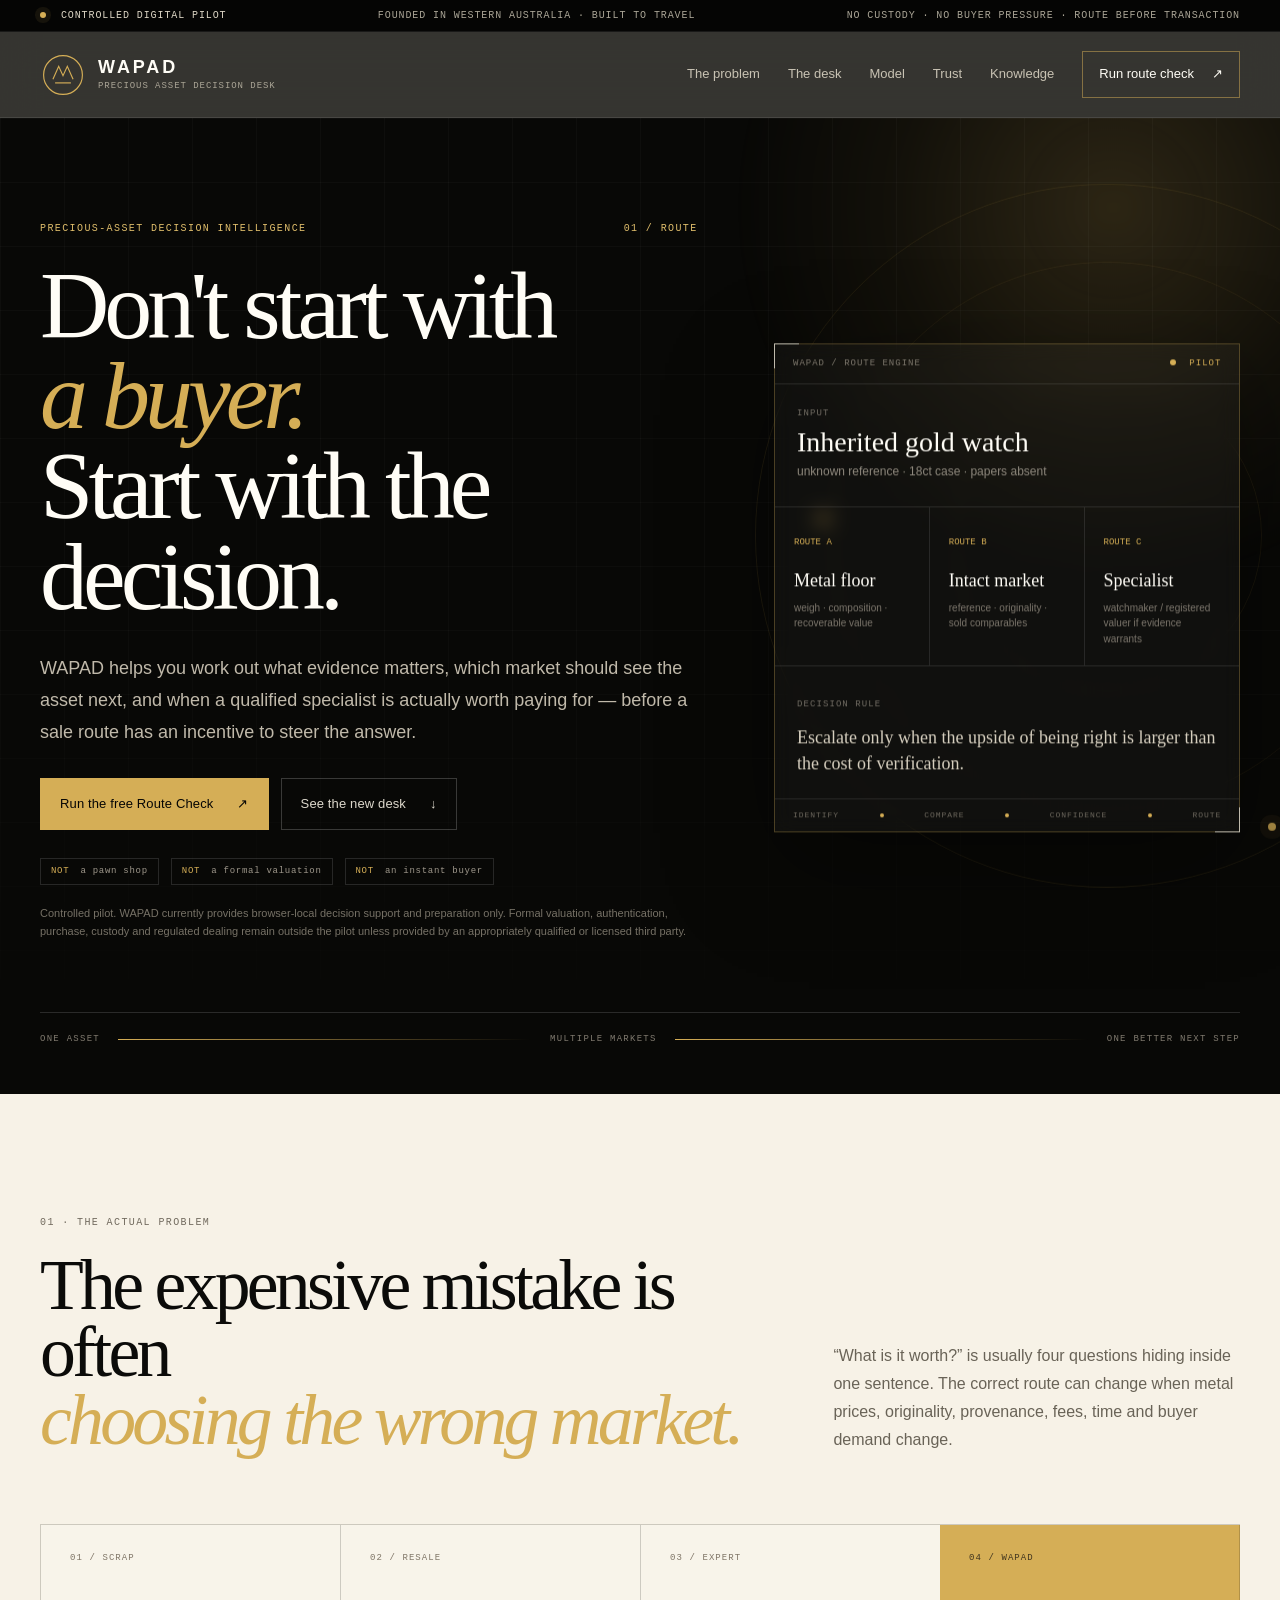
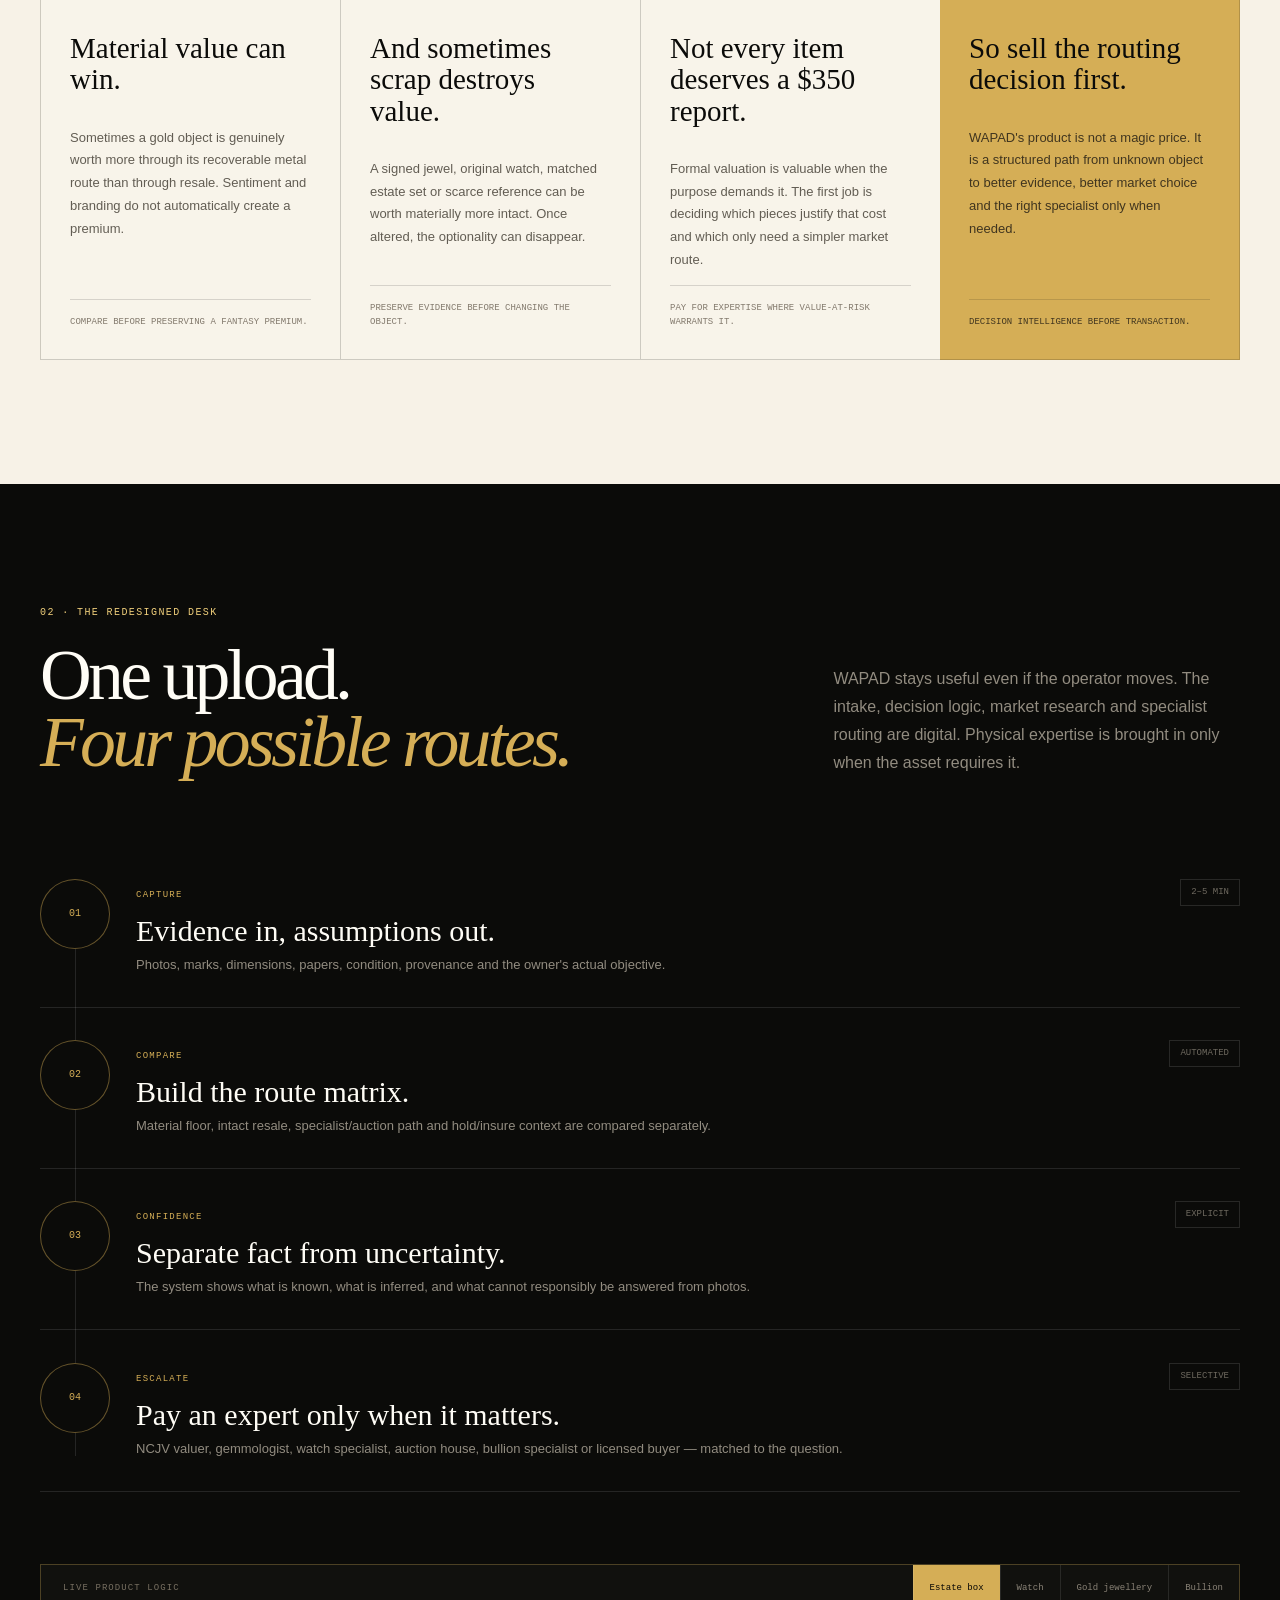
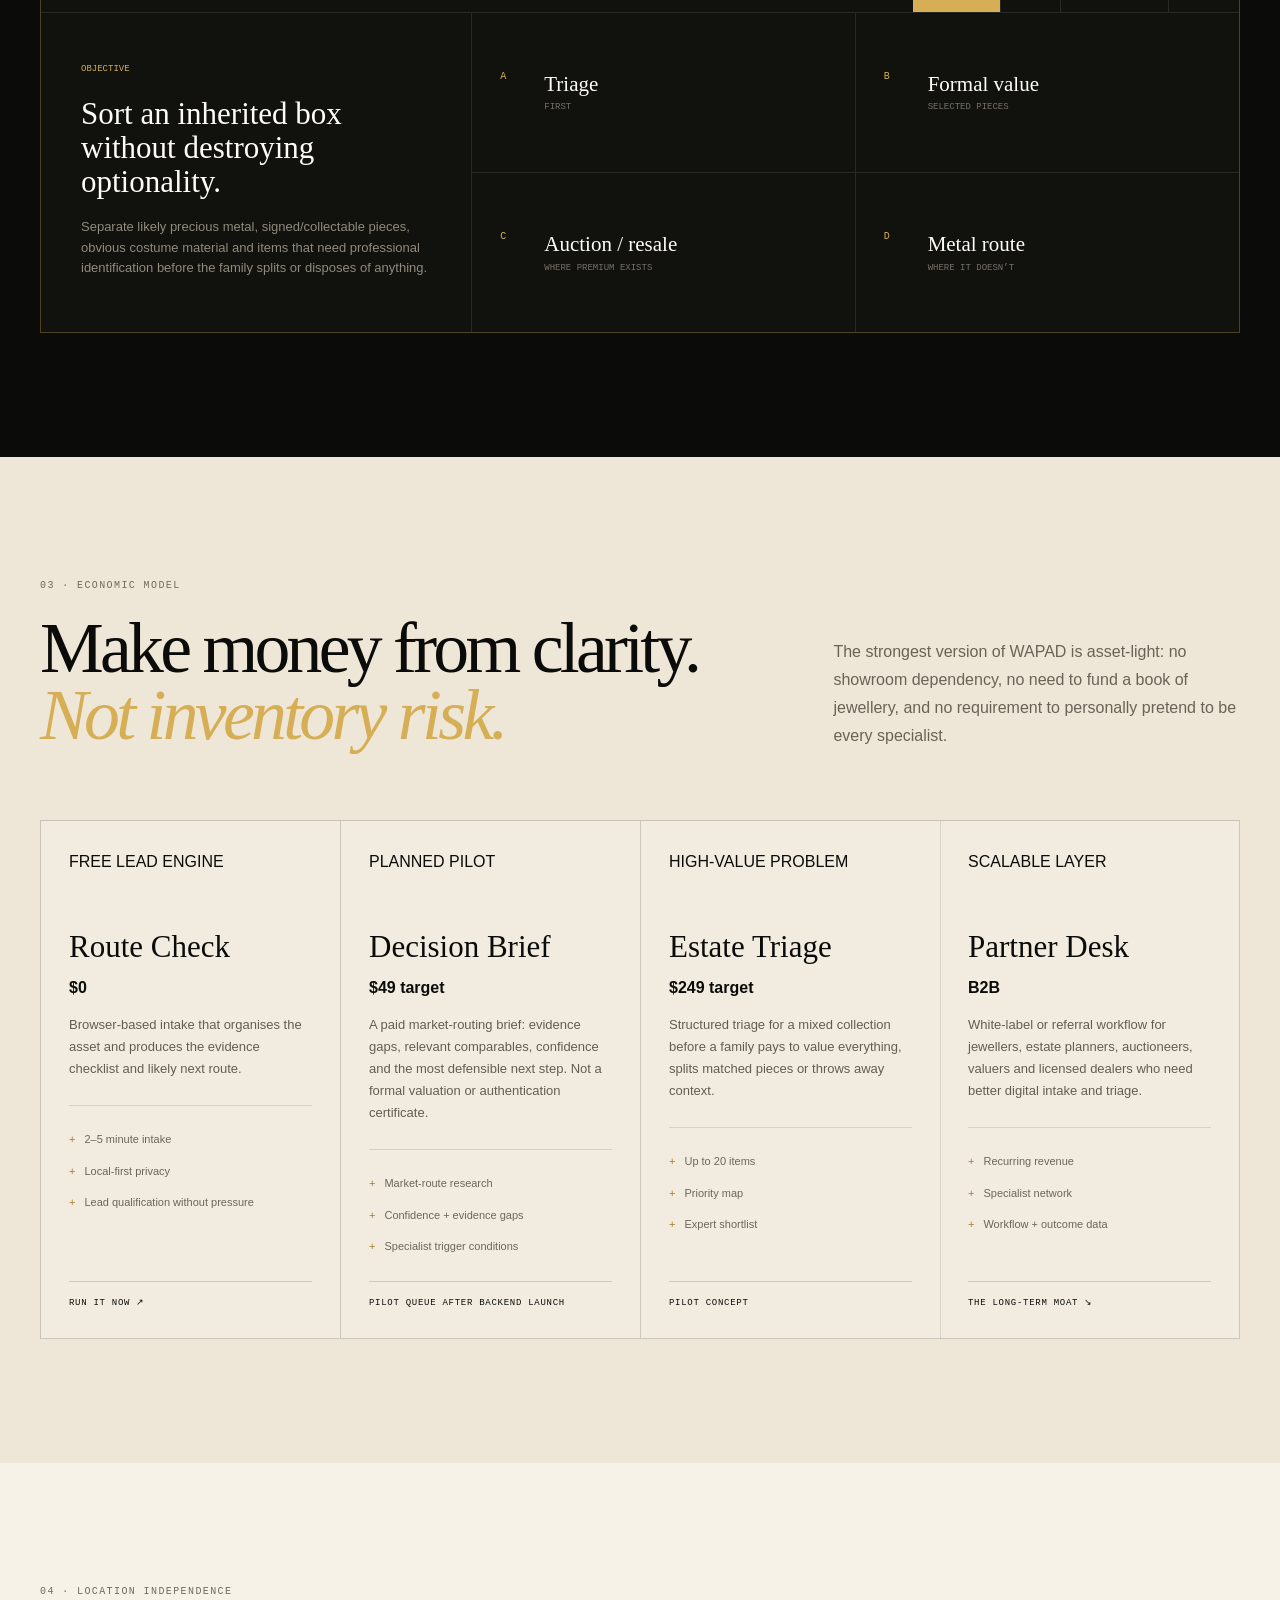
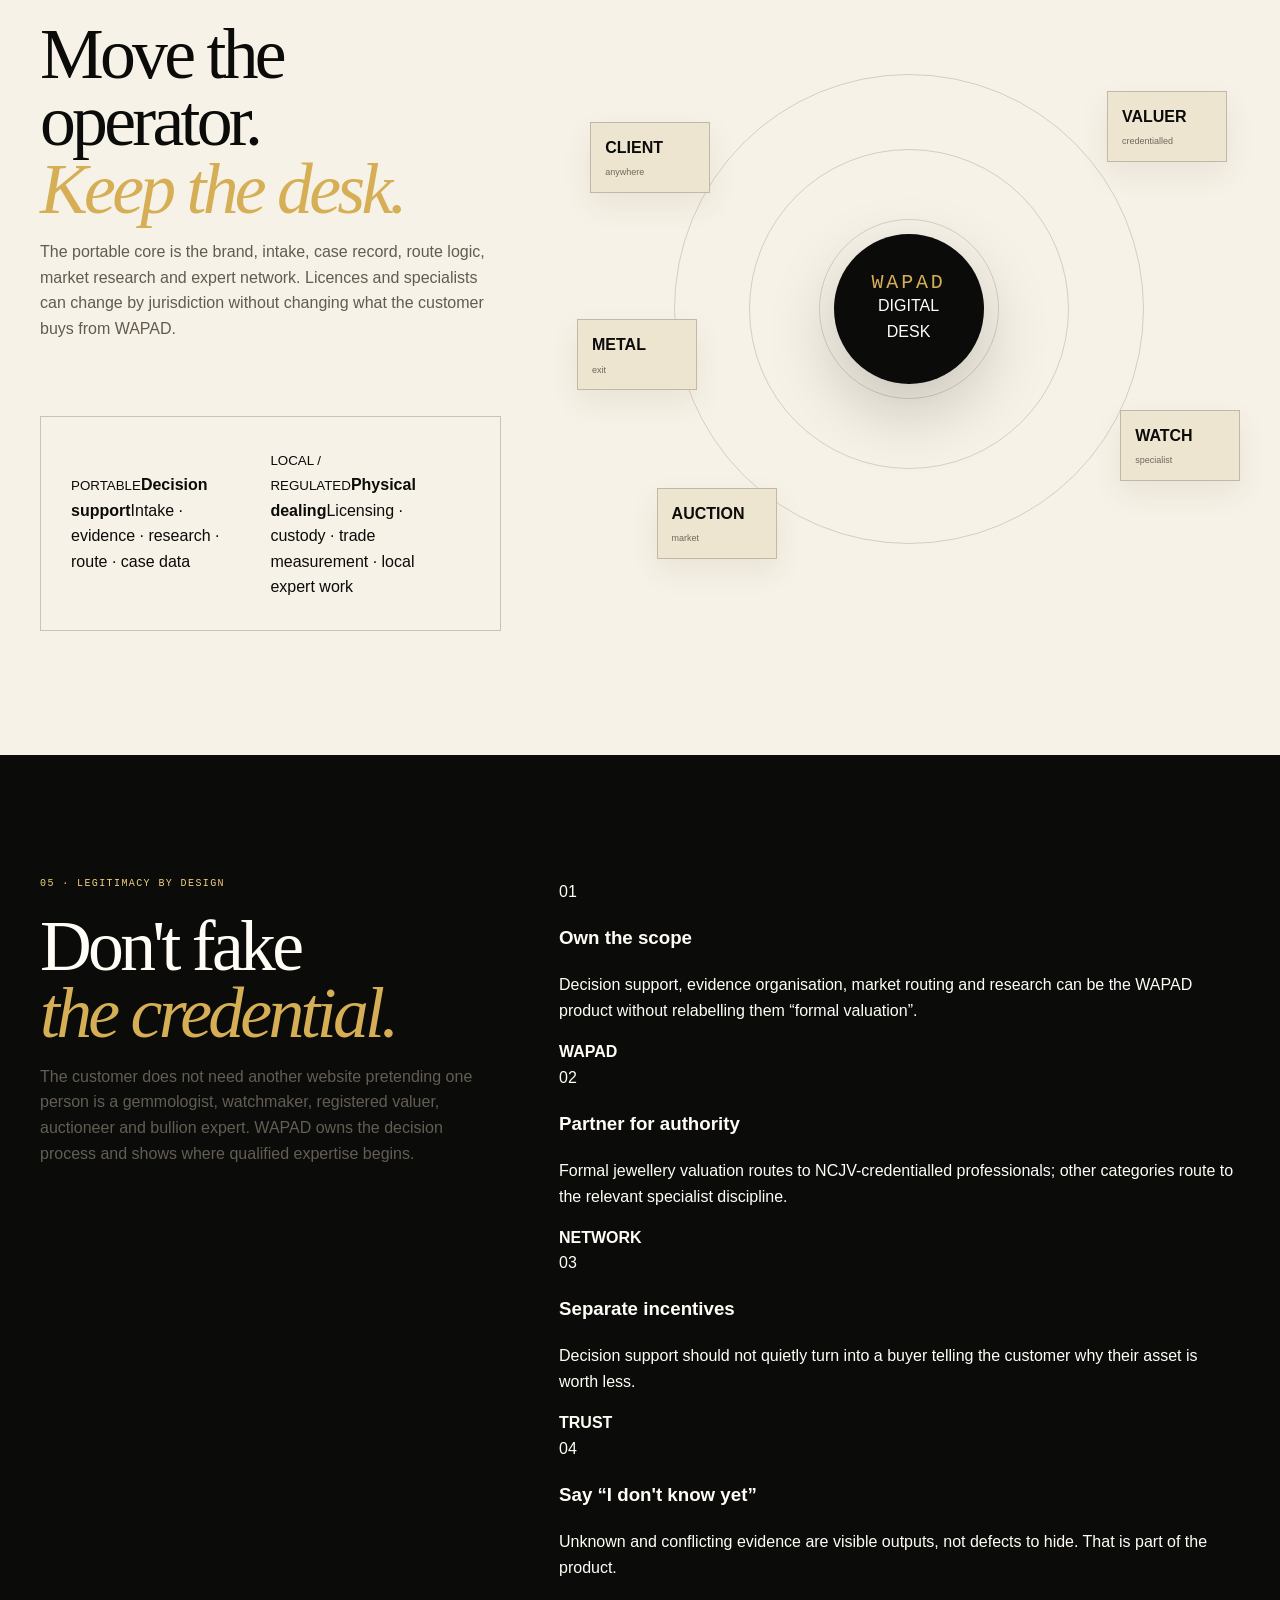
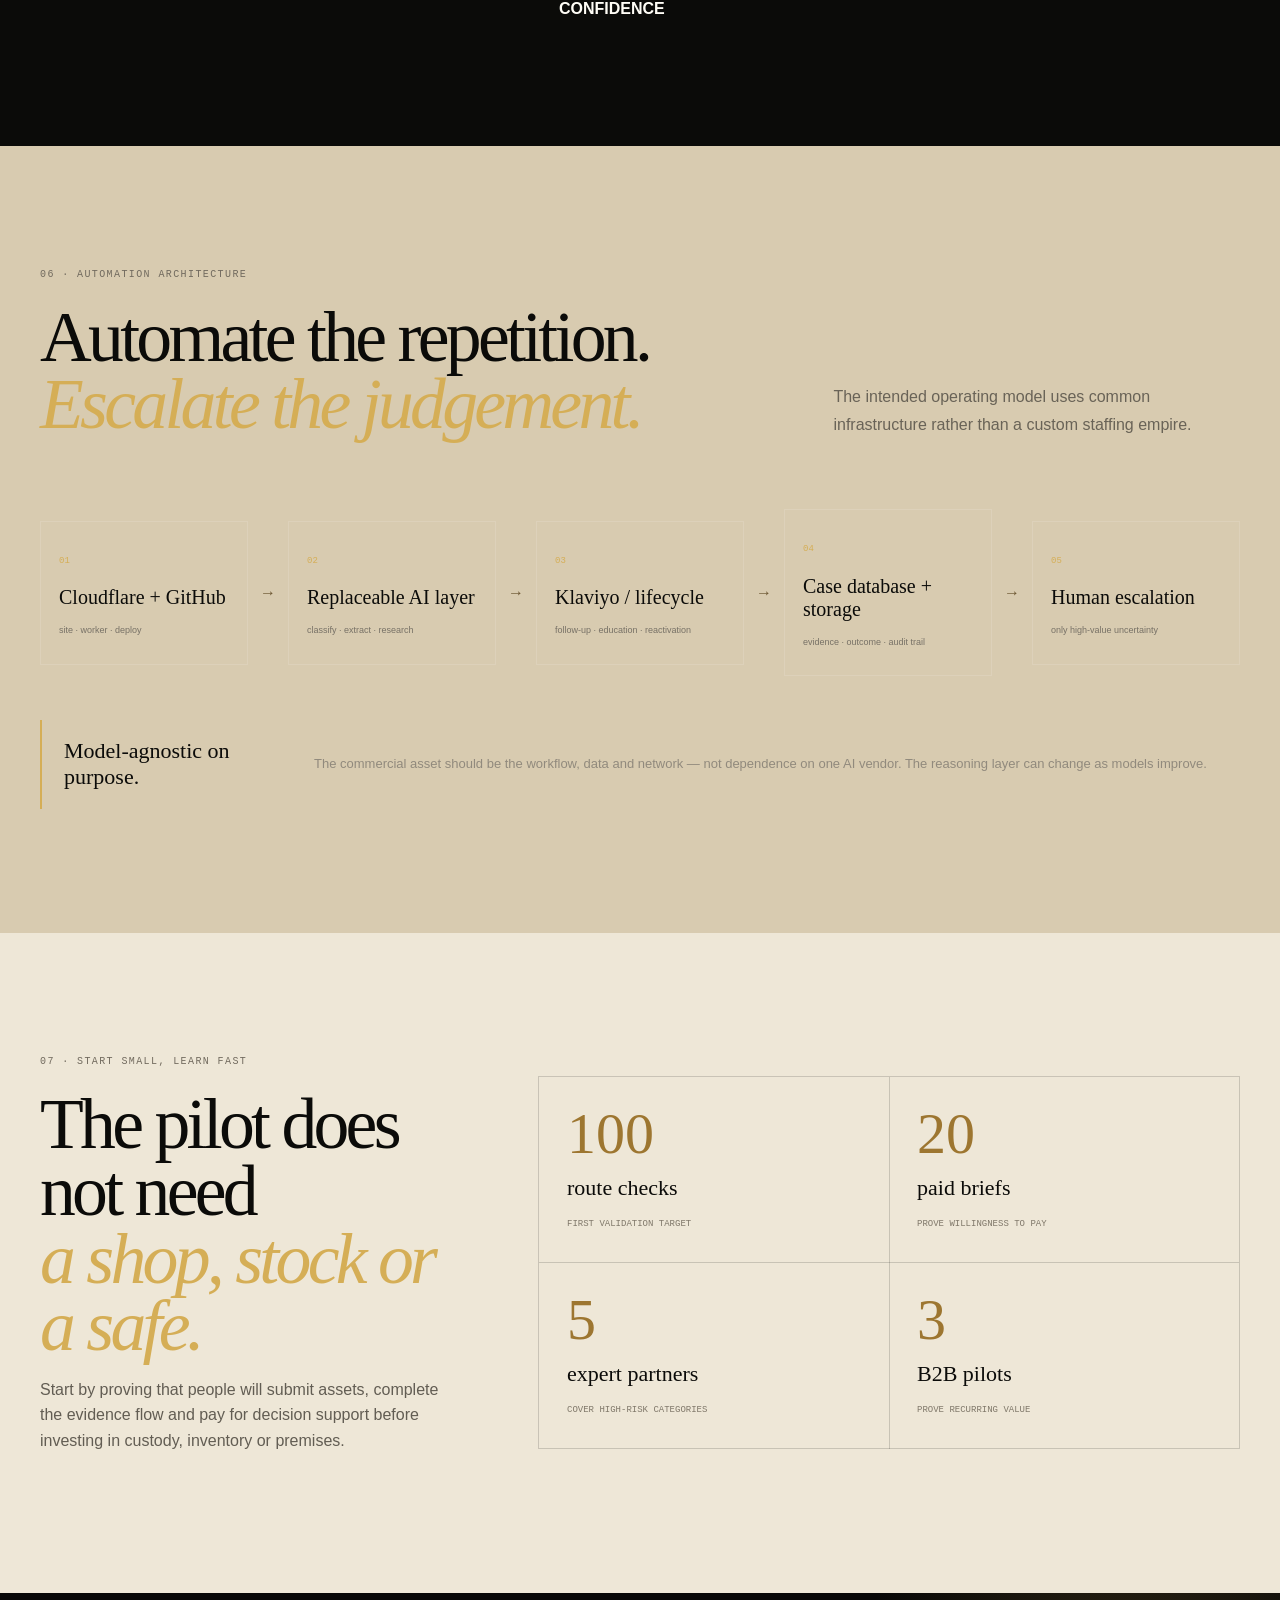
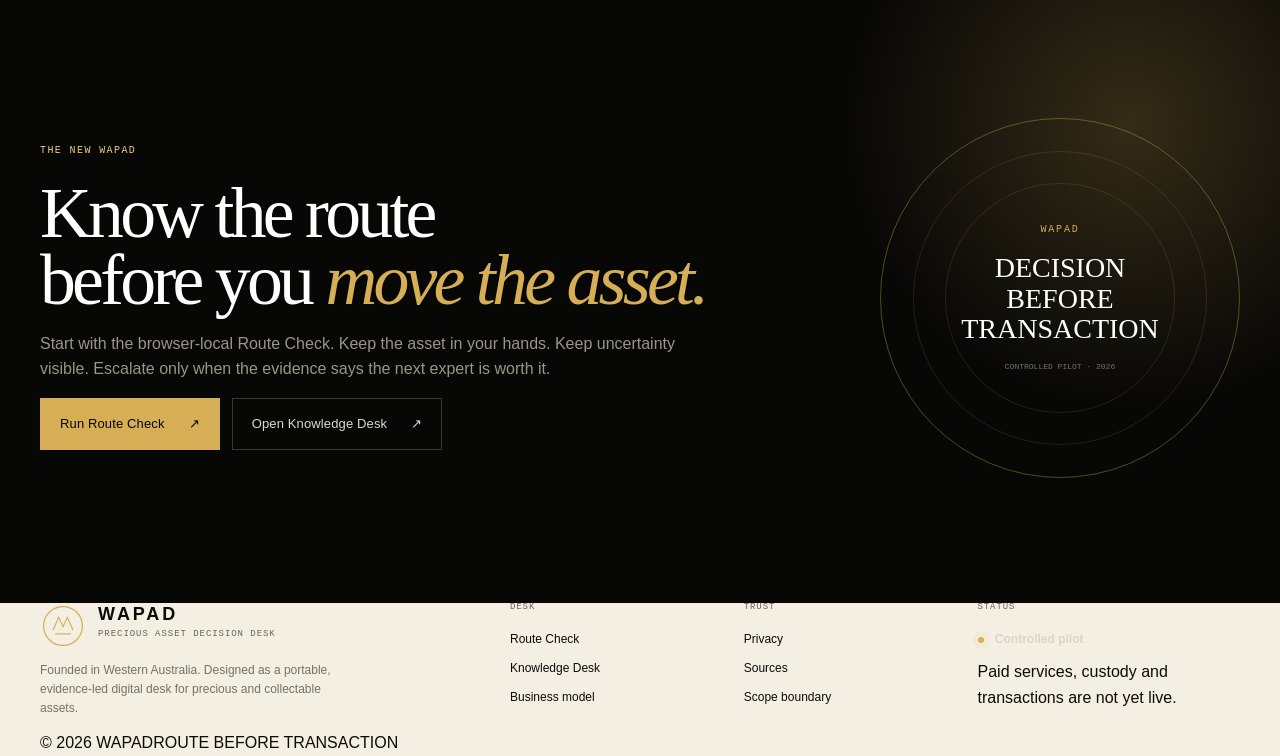
<file: strategy.html>
<!doctype html>
<html lang="en-AU">
<head>
  <meta charset="utf-8">
  <meta name="viewport" content="width=device-width,initial-scale=1,viewport-fit=cover">
  <meta name="theme-color" content="#080806">
  <meta name="description" content="WAPAD is a precious-asset decision desk: identify the evidence, compare the routes and escalate to the right specialist before you sell, scrap, insure or divide an asset.">
  <meta name="robots" content="noindex,nofollow">
  <meta property="og:title" content="WAPAD — Precious Asset Decision Desk">
  <meta property="og:description" content="Don't start with a buyer. Start with the decision.">
  <meta property="og:type" content="website">
  <title>WAPAD Internal Strategy — v3</title>
  <link rel="icon" href="assets/favicon.svg" type="image/svg+xml">
  <link rel="manifest" href="manifest.webmanifest">
  <link rel="stylesheet" href="assets/v2.css">
  <link rel="stylesheet" href="assets/v3.css">
</head>
<body class="page-v3" data-internal-strategy>
  <a class="skip-link" href="#main">Skip to content</a>
  <div class="statusbar">
    <div class="shell statusbar__inner">
      <span class="statusbar__state"><i></i> Controlled digital pilot</span>
      <span>Founded in Western Australia · built to travel</span>
      <span class="statusbar__desktop">No custody · no buyer pressure · route before transaction</span>
    </div>
  </div>

  <header class="site-header" data-header>
    <div class="shell nav">
      <a class="brand" href="index.html" aria-label="WAPAD home">
        <span class="brand__mark" aria-hidden="true"><svg viewBox="0 0 64 64"><circle cx="32" cy="32" r="27"></circle><path d="M18 38 26 20l6 13 6-13 8 18"></path><path d="M21 43h22"></path></svg></span>
        <span class="brand__text"><strong>WAPAD</strong><small>Precious Asset Decision Desk</small></span>
      </a>
      <button class="menu-btn" type="button" aria-label="Toggle menu" aria-expanded="false" data-menu-btn><span></span><span></span></button>
      <nav class="main-nav" data-menu aria-label="Primary navigation">
        <a href="#problem">The problem</a>
        <a href="#desk">The desk</a>
        <a href="#model">Model</a>
        <a href="#trust">Trust</a>
        <a href="knowledge.html">Knowledge</a>
        <a class="nav-cta" href="assessment.html">Run route check <span>↗</span></a>
      </nav>
    </div>
  </header>

  <main id="main">
    <section class="v3-hero" data-scene="hero">
      <div class="v3-gridwash" aria-hidden="true"></div>
      <div class="v3-orbit" aria-hidden="true" data-parallax="0.08"><i></i><i></i><i></i></div>
      <div class="shell v3-hero__grid">
        <div class="v3-hero__copy" data-reveal>
          <div class="v3-kicker"><span>PRECIOUS-ASSET DECISION INTELLIGENCE</span><span>01 / ROUTE</span></div>
          <h1>Don't start with<br><em>a buyer.</em><br>Start with the decision.</h1>
          <p class="v3-hero__lead">WAPAD helps you work out what evidence matters, which market should see the asset next, and when a qualified specialist is actually worth paying for — before a sale route has an incentive to steer the answer.</p>
          <div class="v3-hero__actions">
            <a class="button button--gold" href="assessment.html">Run the free Route Check <span>↗</span></a>
            <a class="button button--ghost" href="#desk">See the new desk <span>↓</span></a>
          </div>
          <div class="v3-positioning">
            <span><b>NOT</b> a pawn shop</span>
            <span><b>NOT</b> a formal valuation</span>
            <span><b>NOT</b> an instant buyer</span>
          </div>
          <p class="legal-note">Controlled pilot. WAPAD currently provides browser-local decision support and preparation only. Formal valuation, authentication, purchase, custody and regulated dealing remain outside the pilot unless provided by an appropriately qualified or licensed third party.</p>
        </div>

        <div class="v3-route-machine" data-reveal data-delay="120" data-parallax="-0.04" aria-label="WAPAD route machine preview">
          <div class="v3-machine__header"><span>WAPAD / ROUTE ENGINE</span><span class="v3-live"><i></i> PILOT</span></div>
          <div class="v3-machine__asset">
            <small>INPUT</small>
            <strong>Inherited gold watch</strong>
            <span>unknown reference · 18ct case · papers absent</span>
          </div>
          <div class="v3-machine__split">
            <div><small>ROUTE A</small><strong>Metal floor</strong><span>weigh · composition · recoverable value</span></div>
            <div><small>ROUTE B</small><strong>Intact market</strong><span>reference · originality · sold comparables</span></div>
            <div><small>ROUTE C</small><strong>Specialist</strong><span>watchmaker / registered valuer if evidence warrants</span></div>
          </div>
          <div class="v3-machine__decision"><span>DECISION RULE</span><p>Escalate only when the upside of being right is larger than the cost of verification.</p></div>
          <div class="v3-machine__ticker" aria-hidden="true"><span>IDENTIFY</span><i></i><span>COMPARE</span><i></i><span>CONFIDENCE</span><i></i><span>ROUTE</span></div>
        </div>
      </div>
      <div class="shell v3-hero__footer" data-reveal data-delay="220">
        <span>ONE ASSET</span><i></i><span>MULTIPLE MARKETS</span><i></i><span>ONE BETTER NEXT STEP</span>
      </div>
    </section>

    <section class="v3-section v3-section--paper" id="problem">
      <div class="shell">
        <div class="v3-section-head" data-reveal>
          <div><span class="eyebrow">01 · The actual problem</span><h2>The expensive mistake is often<br><em>choosing the wrong market.</em></h2></div>
          <p>“What is it worth?” is usually four questions hiding inside one sentence. The correct route can change when metal prices, originality, provenance, fees, time and buyer demand change.</p>
        </div>

        <div class="v3-mismatch-stage">
          <article class="v3-mismatch-card" data-pop data-delay="0"><span>01 / SCRAP</span><h3>Material value can win.</h3><p>Sometimes a gold object is genuinely worth more through its recoverable metal route than through resale. Sentiment and branding do not automatically create a premium.</p><div class="v3-card-foot">Compare before preserving a fantasy premium.</div></article>
          <article class="v3-mismatch-card" data-pop data-delay="80"><span>02 / RESALE</span><h3>And sometimes scrap destroys value.</h3><p>A signed jewel, original watch, matched estate set or scarce reference can be worth materially more intact. Once altered, the optionality can disappear.</p><div class="v3-card-foot">Preserve evidence before changing the object.</div></article>
          <article class="v3-mismatch-card" data-pop data-delay="160"><span>03 / EXPERT</span><h3>Not every item deserves a $350 report.</h3><p>Formal valuation is valuable when the purpose demands it. The first job is deciding which pieces justify that cost and which only need a simpler market route.</p><div class="v3-card-foot">Pay for expertise where value-at-risk warrants it.</div></article>
          <article class="v3-mismatch-card v3-mismatch-card--gold" data-pop data-delay="240"><span>04 / WAPAD</span><h3>So sell the routing decision first.</h3><p>WAPAD's product is not a magic price. It is a structured path from unknown object to better evidence, better market choice and the right specialist only when needed.</p><div class="v3-card-foot">Decision intelligence before transaction.</div></article>
        </div>
      </div>
    </section>

    <section class="v3-section v3-section--ink" id="desk" data-scene="desk">
      <div class="shell">
        <div class="v3-section-head v3-section-head--light" data-reveal>
          <div><span class="eyebrow eyebrow--gold">02 · The redesigned desk</span><h2>One upload.<br><em>Four possible routes.</em></h2></div>
          <p>WAPAD stays useful even if the operator moves. The intake, decision logic, market research and specialist routing are digital. Physical expertise is brought in only when the asset requires it.</p>
        </div>

        <div class="v3-flow" data-flow>
          <div class="v3-flow__track" aria-hidden="true"><i data-flow-line></i></div>
          <article class="v3-flow-step" data-reveal><span>01</span><div><small>CAPTURE</small><h3>Evidence in, assumptions out.</h3><p>Photos, marks, dimensions, papers, condition, provenance and the owner's actual objective.</p></div><b>2–5 min</b></article>
          <article class="v3-flow-step" data-reveal><span>02</span><div><small>COMPARE</small><h3>Build the route matrix.</h3><p>Material floor, intact resale, specialist/auction path and hold/insure context are compared separately.</p></div><b>automated</b></article>
          <article class="v3-flow-step" data-reveal><span>03</span><div><small>CONFIDENCE</small><h3>Separate fact from uncertainty.</h3><p>The system shows what is known, what is inferred, and what cannot responsibly be answered from photos.</p></div><b>explicit</b></article>
          <article class="v3-flow-step" data-reveal><span>04</span><div><small>ESCALATE</small><h3>Pay an expert only when it matters.</h3><p>NCJV valuer, gemmologist, watch specialist, auction house, bullion specialist or licensed buyer — matched to the question.</p></div><b>selective</b></article>
        </div>

        <div class="v3-desk-demo" data-reveal>
          <div class="v3-desk-demo__nav"><span>LIVE PRODUCT LOGIC</span><button type="button" class="active" data-demo="estate">Estate box</button><button type="button" data-demo="watch">Watch</button><button type="button" data-demo="gold">Gold jewellery</button><button type="button" data-demo="bullion">Bullion</button></div>
          <div class="v3-desk-demo__body">
            <div class="v3-demo-object"><small>OBJECTIVE</small><h3 data-demo-title>Sort an inherited box without destroying optionality.</h3><p data-demo-copy>Separate likely precious metal, signed/collectable pieces, obvious costume material and items that need professional identification before the family splits or disposes of anything.</p></div>
            <div class="v3-demo-routes" data-demo-routes><div><span>A</span><strong>Triage</strong><small>first</small></div><div><span>B</span><strong>Formal value</strong><small>selected pieces</small></div><div><span>C</span><strong>Auction / resale</strong><small>where premium exists</small></div><div><span>D</span><strong>Metal route</strong><small>where it doesn’t</small></div></div>
          </div>
        </div>
      </div>
    </section>

    <section class="v3-section v3-section--cream" id="model">
      <div class="shell">
        <div class="v3-section-head" data-reveal>
          <div><span class="eyebrow">03 · Economic model</span><h2>Make money from clarity.<br><em>Not inventory risk.</em></h2></div>
          <p>The strongest version of WAPAD is asset-light: no showroom dependency, no need to fund a book of jewellery, and no requirement to personally pretend to be every specialist.</p>
        </div>
        <div class="v3-offers">
          <article class="v3-offer" data-pop><div class="v3-offer__meta"><span>FREE LEAD ENGINE</span></div><h3>Route Check</h3><strong>$0</strong><p>Browser-based intake that organises the asset and produces the evidence checklist and likely next route.</p><ul><li>2–5 minute intake</li><li>Local-first privacy</li><li>Lead qualification without pressure</li></ul><a href="assessment.html">Run it now ↗</a></article>
          <article class="v3-offer" data-pop data-delay="80"><div class="v3-offer__meta"><span>PLANNED PILOT</span></div><h3>Decision Brief</h3><strong>$49 target</strong><p>A paid market-routing brief: evidence gaps, relevant comparables, confidence and the most defensible next step. Not a formal valuation or authentication certificate.</p><ul><li>Market-route research</li><li>Confidence + evidence gaps</li><li>Specialist trigger conditions</li></ul><a href="#pilot">Pilot queue after backend launch</a></article>
          <article class="v3-offer" data-pop data-delay="160"><div class="v3-offer__meta"><span>HIGH-VALUE PROBLEM</span></div><h3>Estate Triage</h3><strong>$249 target</strong><p>Structured triage for a mixed collection before a family pays to value everything, splits matched pieces or throws away context.</p><ul><li>Up to 20 items</li><li>Priority map</li><li>Expert shortlist</li></ul><a href="#pilot">Pilot concept</a></article>
          <article class="v3-offer v3-offer--gold" data-pop data-delay="240"><div class="v3-offer__meta"><span>SCALABLE LAYER</span></div><h3>Partner Desk</h3><strong>B2B</strong><p>White-label or referral workflow for jewellers, estate planners, auctioneers, valuers and licensed dealers who need better digital intake and triage.</p><ul><li>Recurring revenue</li><li>Specialist network</li><li>Workflow + outcome data</li></ul><a href="#portable">The long-term moat ↘</a></article>
        </div>
      </div>
    </section>

    <section class="v3-section v3-section--paper" id="portable">
      <div class="shell v3-portable">
        <div class="v3-portable__copy" data-reveal><span class="eyebrow">04 · Location independence</span><h2>Move the operator.<br><em>Keep the desk.</em></h2><p>The portable core is the brand, intake, case record, route logic, market research and expert network. Licences and specialists can change by jurisdiction without changing what the customer buys from WAPAD.</p><div class="v3-boundary"><div><small>PORTABLE</small><strong>Decision support</strong><span>Intake · evidence · research · route · case data</span></div><div><small>LOCAL / REGULATED</small><strong>Physical dealing</strong><span>Licensing · custody · trade measurement · local expert work</span></div></div></div>
        <div class="v3-map" data-reveal data-delay="100"><div class="v3-map__ring r1"></div><div class="v3-map__ring r2"></div><div class="v3-map__ring r3"></div><div class="v3-map__core"><strong>WAPAD</strong><span>DIGITAL<br>DESK</span></div><div class="v3-map__node n1"><i></i><b>CLIENT</b><small>anywhere</small></div><div class="v3-map__node n2"><i></i><b>VALUER</b><small>credentialled</small></div><div class="v3-map__node n3"><i></i><b>WATCH</b><small>specialist</small></div><div class="v3-map__node n4"><i></i><b>AUCTION</b><small>market</small></div><div class="v3-map__node n5"><i></i><b>METAL</b><small>exit</small></div></div>
      </div>
    </section>

    <section class="v3-section v3-section--ink" id="trust">
      <div class="shell v3-trust-grid">
        <div class="v3-trust-copy" data-reveal><span class="eyebrow eyebrow--gold">05 · Legitimacy by design</span><h2>Don't fake<br><em>the credential.</em></h2><p>The customer does not need another website pretending one person is a gemmologist, watchmaker, registered valuer, auctioneer and bullion expert. WAPAD owns the decision process and shows where qualified expertise begins.</p></div>
        <div class="v3-trust-rails">
          <article data-pop><span>01</span><div><h3>Own the scope</h3><p>Decision support, evidence organisation, market routing and research can be the WAPAD product without relabelling them “formal valuation”.</p></div><b>WAPAD</b></article>
          <article data-pop data-delay="70"><span>02</span><div><h3>Partner for authority</h3><p>Formal jewellery valuation routes to NCJV-credentialled professionals; other categories route to the relevant specialist discipline.</p></div><b>NETWORK</b></article>
          <article data-pop data-delay="140"><span>03</span><div><h3>Separate incentives</h3><p>Decision support should not quietly turn into a buyer telling the customer why their asset is worth less.</p></div><b>TRUST</b></article>
          <article data-pop data-delay="210"><span>04</span><div><h3>Say “I don't know yet”</h3><p>Unknown and conflicting evidence are visible outputs, not defects to hide. That is part of the product.</p></div><b>CONFIDENCE</b></article>
        </div>
      </div>
    </section>

    <section class="v3-section v3-section--sand" id="automation">
      <div class="shell">
        <div class="v3-section-head" data-reveal><div><span class="eyebrow">06 · Automation architecture</span><h2>Automate the repetition.<br><em>Escalate the judgement.</em></h2></div><p>The intended operating model uses common infrastructure rather than a custom staffing empire.</p></div>
        <div class="v3-stack" data-reveal><div><span>01</span><strong>Cloudflare + GitHub</strong><small>site · worker · deploy</small></div><i>→</i><div><span>02</span><strong>Replaceable AI layer</strong><small>classify · extract · research</small></div><i>→</i><div><span>03</span><strong>Klaviyo / lifecycle</strong><small>follow-up · education · reactivation</small></div><i>→</i><div><span>04</span><strong>Case database + storage</strong><small>evidence · outcome · audit trail</small></div><i>→</i><div><span>05</span><strong>Human escalation</strong><small>only high-value uncertainty</small></div></div>
        <div class="v3-automation-note" data-reveal><strong>Model-agnostic on purpose.</strong><p>The commercial asset should be the workflow, data and network — not dependence on one AI vendor. The reasoning layer can change as models improve.</p></div>
      </div>
    </section>

    <section class="v3-section v3-section--cream" id="pilot">
      <div class="shell v3-pilot">
        <div data-reveal><span class="eyebrow">07 · Start small, learn fast</span><h2>The pilot does not need<br><em>a shop, stock or a safe.</em></h2><p>Start by proving that people will submit assets, complete the evidence flow and pay for decision support before investing in custody, inventory or premises.</p></div>
        <div class="v3-pilot__metrics">
          <div data-pop><strong data-count="100">0</strong><span>route checks</span><small>first validation target</small></div>
          <div data-pop data-delay="80"><strong data-count="20">0</strong><span>paid briefs</span><small>prove willingness to pay</small></div>
          <div data-pop data-delay="160"><strong data-count="5">0</strong><span>expert partners</span><small>cover high-risk categories</small></div>
          <div data-pop data-delay="240"><strong data-count="3">0</strong><span>B2B pilots</span><small>prove recurring value</small></div>
        </div>
      </div>
    </section>

    <section class="v3-final">
      <div class="v3-final__glow" aria-hidden="true"></div>
      <div class="shell v3-final__grid">
        <div data-reveal><span class="eyebrow eyebrow--gold">THE NEW WAPAD</span><h2>Know the route<br>before you <em>move the asset.</em></h2><p>Start with the browser-local Route Check. Keep the asset in your hands. Keep uncertainty visible. Escalate only when the evidence says the next expert is worth it.</p><div class="v3-final__actions"><a class="button button--gold" href="assessment.html">Run Route Check <span>↗</span></a><a class="button button--ghost" href="knowledge.html">Open Knowledge Desk <span>↗</span></a></div></div>
        <div class="v3-final__stamp" data-reveal data-delay="120"><span>WAPAD</span><strong>DECISION<br>BEFORE<br>TRANSACTION</strong><small>CONTROLLED PILOT · 2026</small></div>
      </div>
    </section>
  </main>

  <footer class="site-footer">
    <div class="shell footer__grid">
      <div><a class="brand" href="index.html"><span class="brand__mark" aria-hidden="true"><svg viewBox="0 0 64 64"><circle cx="32" cy="32" r="27"></circle><path d="M18 38 26 20l6 13 6-13 8 18"></path><path d="M21 43h22"></path></svg></span><span class="brand__text"><strong>WAPAD</strong><small>Precious Asset Decision Desk</small></span></a><p>Founded in Western Australia. Designed as a portable, evidence-led digital desk for precious and collectable assets.</p></div>
      <div><small>DESK</small><a href="assessment.html">Route Check</a><a href="knowledge.html">Knowledge Desk</a><a href="#model">Business model</a></div>
      <div><small>TRUST</small><a href="privacy.html">Privacy</a><a href="sources.html">Sources</a><a href="#trust">Scope boundary</a></div>
      <div class="footer__status"><small>STATUS</small><strong><i></i> Controlled pilot</strong><span>Paid services, custody and transactions are not yet live.</span></div>
    </div>
    <div class="shell footer__bottom"><span>© <span data-year></span> WAPAD</span><span>ROUTE BEFORE TRANSACTION</span></div>
  </footer>

  <script src="assets/v2.js" defer></script>
  <script src="assets/v3.js" defer></script>
</body>
</html>
</file>
<file: assets/v2.css>
:root{
  --ink:#0b0b09;--ink2:#151510;--cream:#f2eddf;--paper:#f8f4ea;--sand:#dfd4bc;--gold:#d5ae56;--gold2:#f0cf7b;
  --muted:#746f62;--line:rgba(11,11,9,.16);--light-line:rgba(255,255,255,.14);--white:#fffdf6;
  --shell:min(1200px,calc(100vw - 48px));--serif:Georgia,"Times New Roman",serif;--sans:Inter,ui-sans-serif,-apple-system,BlinkMacSystemFont,"Segoe UI",sans-serif;
  --mono:"SFMono-Regular",Consolas,"Liberation Mono",monospace;--radius:2px
}
*{box-sizing:border-box}html{scroll-behavior:smooth;background:var(--ink)}body{margin:0;font-family:var(--sans);color:var(--ink);background:var(--cream);font-size:16px;line-height:1.6;text-rendering:optimizeLegibility}
body::selection{background:var(--gold);color:#000}a{color:inherit;text-decoration:none}button,input,textarea,select{font:inherit}button{color:inherit}.shell{width:var(--shell);margin-inline:auto}.skip-link{position:fixed;left:16px;top:-60px;z-index:1000;background:var(--gold);color:#000;padding:10px 14px}.skip-link:focus{top:16px}
.statusbar{height:32px;background:#050504;color:#aaa596;font:10px/1 var(--mono);letter-spacing:.09em;text-transform:uppercase;border-bottom:1px solid rgba(255,255,255,.08)}
.statusbar__inner{height:100%;display:flex;align-items:center;justify-content:space-between}.statusbar__state{color:#ddd6c5}.statusbar__state i,.console__pulse i,.footer__status strong i{display:inline-block;width:6px;height:6px;border-radius:50%;background:var(--gold);margin-right:8px;box-shadow:0 0 0 5px rgba(213,174,86,.08)}
.site-header{position:sticky;top:0;z-index:100;height:86px;background:rgba(11,11,9,.82);border-bottom:1px solid rgba(255,255,255,.09);backdrop-filter:blur(18px);color:var(--white)}
.site-header--solid{background:var(--ink)}.nav{height:100%;display:flex;align-items:center;justify-content:space-between;gap:28px}.brand{display:flex;align-items:center;gap:12px}.brand__mark{width:46px;height:46px;display:grid;place-items:center}.brand__mark svg{width:100%;height:100%;fill:none;stroke:var(--gold);stroke-width:1.6}.brand__text{display:grid;line-height:1.1}.brand__text strong{font-size:18px;letter-spacing:.16em}.brand__text small{margin-top:5px;color:#aaa596;font:9px/1 var(--mono);letter-spacing:.12em;text-transform:uppercase}.main-nav{display:flex;align-items:center;gap:28px;font-size:13px}.main-nav>a:not(.nav-cta){color:#c8c2b3}.main-nav>a:hover{color:#fff}.nav-cta{padding:12px 16px;border:1px solid rgba(213,174,86,.5);display:flex;gap:18px;align-items:center}.nav-cta:hover{background:var(--gold);color:#000}.menu-btn{display:none;background:none;border:0;width:40px;height:40px}.menu-btn span{display:block;width:22px;height:1px;background:#fff;margin:6px auto}.nav-back{font-size:13px;color:#ccc5b5}.nav-back:hover{color:var(--gold)}
.hero{position:relative;min-height:calc(100svh - 32px);background:var(--ink);color:var(--white);overflow:hidden;padding:110px 0 54px}.hero__halo{position:absolute;inset:-15% -10% auto 44%;width:65vw;height:65vw;border-radius:50%;background:radial-gradient(circle at 42% 43%,rgba(213,174,86,.2),rgba(213,174,86,.06) 32%,transparent 64%);filter:blur(3px);pointer-events:none}.hero::after{content:"";position:absolute;inset:0;background-image:linear-gradient(rgba(255,255,255,.025) 1px,transparent 1px),linear-gradient(90deg,rgba(255,255,255,.025) 1px,transparent 1px);background-size:56px 56px;mask-image:linear-gradient(to bottom,black,transparent 78%);pointer-events:none}.hero__grid{position:relative;z-index:1;display:grid;grid-template-columns:minmax(0,1.18fr) minmax(360px,.72fr);gap:72px;align-items:center}.kicker{display:flex;justify-content:space-between;max-width:650px;font:10px/1 var(--mono);letter-spacing:.12em;text-transform:uppercase;color:var(--gold2);margin-bottom:28px}.hero h1,.section-head h2,.value-copy h2,.proof-copy h2,.pilot-copy h2,.knowledge-strip h2,.final-cta h2,.knowledge-hero h1,.assessment-aside h1,.knowledge-cta h2{font-family:var(--serif);font-weight:400;letter-spacing:-.04em;line-height:.98;margin:0}.hero h1{font-size:clamp(52px,6.4vw,92px);max-width:840px}.hero h1 em,.section-head h2 em,.value-copy h2 em,.proof-copy h2 em,.pilot-copy h2 em,.final-cta h2 em,.knowledge-hero h1 em,.knowledge-cta h2 em{font-weight:400;color:var(--gold);font-style:italic}.hero__lead{max-width:690px;font-size:18px;color:#c6c0b0;line-height:1.75;margin:32px 0}.hero__actions{display:flex;gap:12px;flex-wrap:wrap}.button{min-height:52px;padding:0 19px;display:inline-flex;align-items:center;justify-content:space-between;gap:24px;border:1px solid transparent;letter-spacing:.01em;font-size:13px;cursor:pointer;background:none}.button--gold{background:var(--gold);border-color:var(--gold);color:#060604}.button--gold:hover{background:var(--gold2);border-color:var(--gold2)}.button--ghost{border-color:rgba(255,255,255,.2);color:#ddd8cc}.button--ghost:hover{border-color:var(--gold);color:var(--gold2)}.button--ink{background:var(--ink);color:#fff;border-color:var(--ink)}.button--ink:hover{background:#27261f}.button--ghost-dark{border-color:rgba(11,11,9,.24);color:var(--ink)}.button--ghost-dark:hover{border-color:var(--ink)}.hero__signals{display:flex;gap:26px;flex-wrap:wrap;color:#9d9788;font:10px/1 var(--mono);letter-spacing:.08em;text-transform:uppercase;margin:32px 0 0}.hero__signals i{display:inline-block;width:5px;height:5px;border-radius:50%;background:var(--gold);margin-right:8px}.legal-note{font-size:11px;line-height:1.6;color:#767166;max-width:700px;margin:20px 0 0}.legal-note--dark{color:#777064}
.desk-console{position:relative;background:linear-gradient(145deg,rgba(255,255,255,.055),rgba(255,255,255,.018));border:1px solid rgba(213,174,86,.28);padding:24px;box-shadow:0 30px 80px rgba(0,0,0,.28)}.desk-console::before,.desk-console::after{content:"";position:absolute;width:20px;height:20px;border-color:var(--gold);opacity:.55}.desk-console::before{top:-1px;left:-1px;border-top:1px solid;border-left:1px solid}.desk-console::after{right:-1px;bottom:-1px;border-right:1px solid;border-bottom:1px solid}.console__top{display:flex;justify-content:space-between;align-items:center;border-bottom:1px solid rgba(255,255,255,.11);padding-bottom:16px;color:#817b6f;font:9px/1 var(--mono);letter-spacing:.1em}.console__pulse{color:var(--gold2)}.console__asset{display:flex;justify-content:space-between;gap:20px;padding:28px 0;border-bottom:1px solid rgba(255,255,255,.11)}.console__asset>div{display:grid}.console__asset small,.console__route small{font:9px/1 var(--mono);letter-spacing:.12em;color:#827c70}.console__asset strong{font-family:var(--serif);font-size:29px;font-weight:400;margin:10px 0 4px}.console__asset span:not(.console__score){color:#8f897d;font-size:12px}.console__score{font:44px/1 var(--serif);color:var(--gold);align-self:center}.console__bars{padding:22px 0;display:grid;gap:16px;border-bottom:1px solid rgba(255,255,255,.11)}.console__bars>div{display:grid;grid-template-columns:130px 1fr;gap:12px;align-items:center}.console__bars span{font-size:11px;color:#a19b8e}.console__bars i{display:block;height:3px;background:rgba(255,255,255,.09);position:relative}.console__bars i::after{content:"";position:absolute;inset:0 auto 0 0;width:var(--p);background:linear-gradient(90deg,#775f2f,var(--gold2))}.console__route{padding:22px 0}.console__route p{font-family:var(--serif);font-size:18px;line-height:1.4;color:#ddd6c6;margin:10px 0 0}.console__switcher{display:grid;grid-template-columns:repeat(4,1fr);border-top:1px solid rgba(255,255,255,.1)}.console__switcher button{border:0;border-right:1px solid rgba(255,255,255,.1);background:transparent;color:#6f6a60;font:10px/1 var(--mono);padding:13px 8px;cursor:pointer}.console__switcher button:last-child{border-right:0}.console__switcher button.active{color:#000;background:var(--gold)}
.hero__ledger{position:relative;z-index:1;display:grid;grid-template-columns:repeat(4,1fr);margin-top:84px;border-top:1px solid rgba(255,255,255,.13);border-bottom:1px solid rgba(255,255,255,.13)}.hero__ledger>div{padding:21px 18px;border-right:1px solid rgba(255,255,255,.13);display:grid;grid-template-columns:30px 1fr;gap:3px 10px}.hero__ledger>div:last-child{border-right:0}.hero__ledger b{font:10px/1 var(--mono);color:var(--gold)}.hero__ledger span{font-size:14px}.hero__ledger small{grid-column:2;color:#777165;font-size:10px}
.section{padding:120px 0}.section--cream{background:var(--cream)}.section--paper{background:var(--paper)}.section--sand{background:var(--sand)}.section--black,.section--ink{background:var(--ink);color:var(--white)}.section--ink{background:#12120f}.section-head{display:grid;grid-template-columns:1.25fr .75fr;gap:70px;align-items:end;margin-bottom:66px}.section-head h2,.value-copy h2,.proof-copy h2,.pilot-copy h2,.knowledge-strip h2,.final-cta h2,.knowledge-cta h2{font-size:clamp(44px,5vw,72px)}.section-head>p{font-size:16px;color:#5f5a50;margin:0;max-width:520px}.section-head--light>p{color:#9e9788}.eyebrow{display:block;font:10px/1 var(--mono);text-transform:uppercase;letter-spacing:.14em;color:#716a5e;margin-bottom:24px}.eyebrow--gold{color:var(--gold2)}
.asset-grid{display:grid;grid-template-columns:repeat(3,1fr);border-top:1px solid var(--line);border-left:1px solid var(--line)}.asset-card{min-height:390px;padding:28px;display:flex;flex-direction:column;border-right:1px solid var(--line);border-bottom:1px solid var(--line);position:relative;transition:background .2s,transform .2s}.asset-card:hover{background:rgba(255,255,255,.38);z-index:2}.asset-card__num{font:10px/1 var(--mono);color:#847d6f}.asset-card__icon{width:64px;height:64px;border-radius:50%;border:1px solid rgba(11,11,9,.26);display:grid;place-items:center;margin:34px 0 24px;font-family:var(--serif);font-size:18px}.asset-card h3{font-family:var(--serif);font-size:27px;font-weight:400;margin:0 0 10px}.asset-card p{font-size:13px;color:#635e54;line-height:1.7}.asset-card ul{list-style:none;padding:0;margin:auto 0 20px;display:flex;gap:8px;flex-wrap:wrap}.asset-card li{font:9px/1 var(--mono);letter-spacing:.07em;text-transform:uppercase;border:1px solid rgba(11,11,9,.15);padding:7px 8px}.asset-card a{border-top:1px solid var(--line);padding-top:16px;display:flex;justify-content:space-between;font-size:12px}.asset-card--dark{background:var(--ink);color:#fff}.asset-card--dark:hover{background:#191914}.asset-card--dark .asset-card__icon{border-color:rgba(213,174,86,.45);color:var(--gold)}.asset-card--dark p{color:#9c9588}.asset-card--dark li,.asset-card--dark a{border-color:rgba(255,255,255,.15)}
.method-rail{display:grid;grid-template-columns:repeat(4,1fr);border-top:1px solid rgba(255,255,255,.14);position:relative}.method-rail::before{content:"";position:absolute;top:39px;left:0;right:0;height:1px;background:linear-gradient(90deg,var(--gold),rgba(213,174,86,.08))}.method-step{position:relative;padding:24px 30px 30px 0;margin-right:24px}.method-step>span{font:10px/1 var(--mono);color:#817b70}.method-step__dot{width:10px;height:10px;background:var(--ink);border:2px solid var(--gold);border-radius:50%;margin:12px 0 36px;position:relative;z-index:2}.method-step h3{font:32px/1.1 var(--serif);font-weight:400;margin:0 0 16px}.method-step p{color:#9b9588;font-size:13px;min-height:110px}.method-step small{font:9px/1 var(--mono);letter-spacing:.12em;color:var(--gold)}.method-callout{margin-top:62px;border:1px solid rgba(213,174,86,.34);padding:34px;display:grid;grid-template-columns:90px 1fr auto;gap:34px;align-items:center}.method-callout__number{font:60px/1 var(--serif);color:#4b4434}.method-callout h3{font:36px/1 var(--serif);margin:0 0 8px}.method-callout p{color:#9e9788;margin:0;max-width:650px}.text-link{font-size:12px;border-bottom:1px solid rgba(11,11,9,.26);padding-bottom:4px}.text-link--light{border-color:rgba(255,255,255,.25);color:#ddd8cb}.text-link:hover{color:var(--gold)}
.value-grid{display:grid;grid-template-columns:.78fr 1.22fr;gap:90px;align-items:start}.value-copy{position:sticky;top:140px}.value-copy p{font-size:16px;color:#5f5a50;max-width:480px;margin:25px 0 30px}.value-stack{border-top:1px solid var(--line)}.value-layer{display:grid;grid-template-columns:52px 1fr 80px;gap:18px;align-items:start;padding:28px 0;border-bottom:1px solid var(--line)}.value-layer>span{font:11px/1 var(--mono);color:#887f6d}.value-layer strong{font:27px/1.2 var(--serif);font-weight:400}.value-layer p{color:#696257;font-size:13px;max-width:620px;margin:8px 0 0}.value-layer>b{font:9px/1 var(--mono);letter-spacing:.1em;color:#8f8368;text-align:right}
.route-board{display:grid;grid-template-columns:repeat(5,1fr);position:relative;padding-top:120px}.route-board__start{position:absolute;top:0;left:50%;transform:translateX(-50%);display:grid;place-items:center;z-index:2}.route-board__start span{font:9px/1 var(--mono);padding:9px 14px;border:1px solid rgba(11,11,9,.25);background:var(--sand)}.route-board__start i{display:block;width:1px;height:64px;background:rgba(11,11,9,.3)}.route-board__lines{position:absolute;top:88px;left:10%;right:10%;height:32px;border-top:1px solid rgba(11,11,9,.28);border-left:1px solid rgba(11,11,9,.28);border-right:1px solid rgba(11,11,9,.28)}.route-board article{padding:25px;border:1px solid rgba(11,11,9,.18);border-right:0;min-height:250px;background:rgba(255,255,255,.16)}.route-board article:last-child{border-right:1px solid rgba(11,11,9,.18)}.route-board article b{font:10px/1 var(--mono);color:#796f5d}.route-board article h3{font:25px/1.1 var(--serif);font-weight:400;margin:42px 0 12px}.route-board article p{font-size:12px;color:#655d51}
.proof-grid{display:grid;grid-template-columns:.8fr 1.2fr;gap:90px}.proof-copy p{color:#9e9788;max-width:460px}.proof-list{border-top:1px solid rgba(255,255,255,.14)}.proof-list>div{display:grid;grid-template-columns:50px 1fr auto;gap:20px;align-items:center;padding:22px 0;border-bottom:1px solid rgba(255,255,255,.14)}.proof-list>div span{font:10px/1 var(--mono);color:var(--gold)}.proof-list>div strong{font-family:var(--serif);font-size:22px;font-weight:400}.proof-list>div small{font:9px/1 var(--mono);text-transform:uppercase;letter-spacing:.08em;color:#777165}
.pilot-grid{display:grid;grid-template-columns:1fr .88fr;gap:90px;align-items:start}.pilot-copy p{color:#5f5a50;max-width:560px}.pilot-actions{display:flex;gap:24px;align-items:center;margin-top:30px}.readiness-card{border:1px solid var(--line);background:rgba(255,255,255,.25);padding:24px}.readiness-card__head{display:flex;justify-content:space-between;font:9px/1 var(--mono);letter-spacing:.11em;padding-bottom:18px;border-bottom:1px solid var(--line)}.readiness-card__head small{color:#8e8778}.readiness-row{display:flex;justify-content:space-between;gap:20px;padding:15px 0;border-bottom:1px solid var(--line);font-size:12px}.readiness-row span i{display:inline-block;width:6px;height:6px;border-radius:50%;background:#746e62;margin-right:9px}.readiness-row b{font:8px/1 var(--mono);letter-spacing:.08em;color:#766f62;padding:5px 7px;border:1px solid rgba(11,11,9,.16)}.readiness-row.ready span i{background:#7d9864}.readiness-row.ready b{color:#4d653a}.readiness-card>p{font-size:10px;color:#777064;margin:16px 0 0}
.knowledge-strip{display:grid;grid-template-columns:.78fr 1.22fr;gap:90px}.knowledge-strip__intro{align-self:start;position:sticky;top:140px}.knowledge-list{border-top:1px solid rgba(255,255,255,.14)}.knowledge-list>a{display:grid;grid-template-columns:45px 1fr 24px;gap:18px;padding:23px 0;border-bottom:1px solid rgba(255,255,255,.14);align-items:center}.knowledge-list>a>span{font:9px/1 var(--mono);color:var(--gold)}.knowledge-list strong{font:22px/1.25 var(--serif);font-weight:400}.knowledge-list small{display:block;color:#777165;margin-top:5px;font-size:11px}.knowledge-list a:hover strong{color:var(--gold2)}
.final-cta{background:var(--gold);padding:100px 0}.final-cta__grid{display:grid;grid-template-columns:1fr .72fr;gap:80px;align-items:end}.final-cta h2 em{color:#fff7e2}.final-cta__actions p{max-width:500px}.final-cta .button--gold{background:var(--ink);color:#fff;border-color:var(--ink)}
.footer{background:#070706;color:#bbb4a5;padding:70px 0 24px}.footer__grid{display:grid;grid-template-columns:1.6fr .7fr .7fr 1fr;gap:50px}.brand--footer{color:#fff}.footer__grid>div:first-child>p{font-size:12px;max-width:320px;color:#777165}.footer__grid>div:not(:first-child){display:flex;flex-direction:column;gap:10px}.footer__grid small{font:9px/1 var(--mono);letter-spacing:.1em;color:#696359;margin-bottom:8px}.footer__grid a:not(.brand){font-size:12px}.footer__grid a:hover{color:var(--gold)}.footer__status strong{font-size:12px;color:#ddd5c6}.footer__status p{font-size:10px;color:#6e685e}.footer__base{margin-top:50px;padding-top:20px;border-top:1px solid rgba(255,255,255,.1);display:flex;justify-content:space-between;font:9px/1 var(--mono);letter-spacing:.06em;color:#5f5a50}
.reveal{opacity:0;transform:translateY(16px);transition:opacity .65s ease,transform .65s ease}.reveal.is-visible{opacity:1;transform:none}
.assessment-shell{background:var(--paper);min-height:calc(100svh - 118px);padding:72px 0 110px}.assessment-layout{display:grid;grid-template-columns:330px minmax(0,1fr);gap:70px}.assessment-aside__sticky{position:sticky;top:135px}.assessment-aside h1{font-size:48px}.assessment-aside>div>p{font-size:13px;color:#675f53}.privacy-chip{margin:28px 0;padding:17px;border:1px solid var(--line);background:var(--cream)}.privacy-chip span{font:9px/1 var(--mono);letter-spacing:.1em;color:#7a6f5a}.privacy-chip p{font-size:10px;line-height:1.55;color:#6c6559;margin:8px 0 0}.assessment-progress{margin:28px 0}.assessment-progress>span{font:9px/1 var(--mono);text-transform:uppercase;letter-spacing:.1em;color:#7b7468}.assessment-progress>div{height:2px;background:#ddd4c0;margin-top:10px}.assessment-progress i{display:block;height:100%;width:16.666%;background:var(--gold);transition:width .3s}.draft-box{border-top:1px solid var(--line);padding-top:18px;display:grid;gap:8px}.draft-box small{font:9px/1 var(--mono);color:#7b7468}.draft-box strong{font:20px/1 var(--serif)}.text-btn{padding:0;border:0;background:none;text-align:left;font-size:11px;cursor:pointer}.text-btn--muted{color:#8b8376}.assessment-card{background:#fffdf7;border:1px solid var(--line);box-shadow:0 20px 60px rgba(60,49,24,.07)}#assessment-form{min-height:690px;display:flex;flex-direction:column}.wizard-step{display:none;padding:44px 46px 24px}.wizard-step.active{display:block}.wizard-head{margin-bottom:32px}.wizard-head>span{font:9px/1 var(--mono);letter-spacing:.11em;color:#887d69}.wizard-head h2{font:42px/1.08 var(--serif);font-weight:400;margin:12px 0 10px}.wizard-head p{font-size:13px;color:#756e62;max-width:620px}.choice-grid{display:grid;grid-template-columns:1fr 1fr;border-top:1px solid var(--line);border-left:1px solid var(--line)}.choice-grid label{position:relative;cursor:pointer}.choice-grid input{position:absolute;opacity:0;pointer-events:none}.choice-grid label>span{display:flex;flex-direction:column;min-height:150px;padding:20px;border-right:1px solid var(--line);border-bottom:1px solid var(--line);transition:background .15s}.choice-grid label:hover>span{background:#f6f0e2}.choice-grid input:checked+span{background:var(--ink);color:#fff}.choice-grid strong{font:20px/1.2 var(--serif);font-weight:400}.choice-grid small{font-size:10px;color:#7b7367;margin-top:8px}.choice-grid input:checked+span small{color:#918a7d}.choice-grid--asset label>span b{font:18px/1 var(--serif);color:#9a8251;margin-bottom:26px}.form-grid{display:grid;grid-template-columns:1fr 1fr;gap:18px}.field{display:grid;gap:7px}.field--wide{grid-column:1/-1}.field>span{font:9px/1 var(--mono);text-transform:uppercase;letter-spacing:.08em;color:#746d61}.field input,.field textarea,.field select{width:100%;border:1px solid var(--line);background:#fbf7ee;padding:13px 14px;color:#171612;border-radius:0;outline:none}.field input:focus,.field textarea:focus,.field select:focus{border-color:#8b7341;box-shadow:0 0 0 2px rgba(213,174,86,.13)}.photo-guidance{display:grid;grid-template-columns:1fr 1fr;border-top:1px solid var(--line);border-left:1px solid var(--line)}.photo-guidance>div{display:grid;grid-template-columns:34px 1fr;gap:10px;padding:16px;border-right:1px solid var(--line);border-bottom:1px solid var(--line)}.photo-guidance b{font:9px/1 var(--mono);color:#8b7d62}.photo-guidance strong{font:16px/1.2 var(--serif);font-weight:400}.photo-guidance small{display:block;font-size:10px;color:#766f63;margin-top:4px}.upload-zone{margin-top:20px;border:1px dashed #a99d83;padding:28px;display:grid;place-items:center;text-align:center;cursor:pointer;background:#f8f2e5}.upload-zone input{position:absolute;opacity:0;pointer-events:none}.upload-zone__icon{font-size:26px;color:#8c7547}.upload-zone strong{font:17px/1.3 var(--serif);font-weight:400}.upload-zone small{font-size:10px;color:#7f776a;max-width:430px}.photo-preview{display:grid;grid-template-columns:repeat(4,1fr);gap:8px;margin-top:12px}.photo-preview figure{margin:0;aspect-ratio:1;border:1px solid var(--line);overflow:hidden;position:relative}.photo-preview img{width:100%;height:100%;object-fit:cover}.photo-preview figcaption{position:absolute;left:0;right:0;bottom:0;padding:5px;background:rgba(0,0,0,.7);color:#fff;font-size:8px;white-space:nowrap;overflow:hidden;text-overflow:ellipsis}.check-panel{margin-top:20px;border-top:1px solid var(--line);display:grid}.check-panel>span{font:9px/1 var(--mono);letter-spacing:.1em;color:#7b7468;padding:14px 0}.check-panel label{padding:10px 0;border-top:1px solid var(--line);font-size:12px;display:flex;align-items:center;cursor:pointer}.check-panel input{position:absolute;opacity:0}.check-panel i{width:15px;height:15px;border:1px solid #9d9588;margin-right:10px;display:grid;place-items:center}.check-panel input:checked+i::after{content:"";width:7px;height:7px;background:var(--gold)}.result-panel{background:var(--ink);color:#fff;padding:28px}.result-panel__top{display:flex;justify-content:space-between;border-bottom:1px solid rgba(255,255,255,.12);padding-bottom:15px;font:9px/1 var(--mono);letter-spacing:.1em;color:#8e887d}.result-panel__top b{color:var(--gold)}.result-panel h3{font:34px/1.15 var(--serif);font-weight:400;margin:24px 0 10px}.result-panel>p{font-size:12px;color:#aca497;max-width:650px}.result-priorities,.result-cautions{margin-top:24px}.result-priorities>div,.result-cautions>div{display:grid;grid-template-columns:36px 1fr;gap:12px;padding:14px 0;border-top:1px solid rgba(255,255,255,.12)}.result-priorities b,.result-cautions b{font:9px/1 var(--mono);color:var(--gold)}.result-priorities strong,.result-cautions strong{font:16px/1.25 var(--serif);font-weight:400}.result-priorities small,.result-cautions small{display:block;color:#817b70;font-size:9px;margin-top:3px}.result-cautions{border-top:1px solid rgba(213,174,86,.3);padding-top:4px}.result-disclaimer{font-size:10px;color:#70695e;padding:16px;border:1px solid var(--line);border-top:0}.brief-card{border:1px solid var(--line);background:#f8f1e3}.brief-card__head{display:flex;justify-content:space-between;padding:16px 18px;border-bottom:1px solid var(--line);font:9px/1 var(--mono);letter-spacing:.09em}.brief-card__head strong{color:#7b6434}.brief-card__section{padding:16px 18px;border-bottom:1px solid var(--line)}.brief-card__section:last-child{border-bottom:0}.brief-card__section small{display:block;font:8px/1 var(--mono);letter-spacing:.08em;color:#7e776b;margin-bottom:7px}.brief-card__section p{font-size:12px;margin:0;white-space:pre-wrap}.brief-actions{display:flex;gap:8px;flex-wrap:wrap;margin-top:18px}.wizard-nav{margin-top:auto;border-top:1px solid var(--line);padding:18px 46px;display:grid;grid-template-columns:110px 1fr 150px;align-items:center}.wizard-back,.wizard-next{border:0;background:none;cursor:pointer;font-size:12px;padding:10px}.wizard-back{text-align:left}.wizard-back:disabled{opacity:.3;cursor:not-allowed}.wizard-next{background:var(--gold);display:flex;justify-content:space-between}.wizard-error{text-align:center;color:#8b3a2e;font-size:10px}.assessment-footer{background:var(--ink);color:#8d877a;padding:22px 0;font:9px/1 var(--mono);letter-spacing:.08em}.assessment-footer .shell{display:flex;justify-content:space-between}.assessment-footer div div{display:flex;gap:20px}.assessment-footer a:hover{color:var(--gold)}
.knowledge-hero{background:var(--ink);color:#fff;padding:90px 0 70px}.knowledge-hero h1{font-size:clamp(56px,7vw,100px);max-width:1000px}.knowledge-hero>div>p{color:#a49d8f;font-size:16px;max-width:600px}.knowledge-search{margin-top:46px;display:grid;grid-template-columns:1fr auto;gap:28px;align-items:end}.knowledge-search label{display:grid;gap:8px}.knowledge-search label span{font:9px/1 var(--mono);letter-spacing:.1em;color:#7d776c}.knowledge-search input{background:transparent;border:0;border-bottom:1px solid rgba(255,255,255,.24);color:#fff;padding:12px 0;font:24px/1.2 var(--serif);outline:none}.knowledge-search input:focus{border-color:var(--gold)}.filter-row{display:flex;gap:6px;flex-wrap:wrap}.filter-row button{border:1px solid rgba(255,255,255,.14);background:transparent;color:#8c867a;padding:8px 10px;font:9px/1 var(--mono);cursor:pointer}.filter-row button.active,.filter-row button:hover{background:var(--gold);border-color:var(--gold);color:#000}.guide-grid{display:grid;grid-template-columns:1fr 1fr;border-top:1px solid var(--line);border-left:1px solid var(--line)}.guide-card{padding:34px;border-right:1px solid var(--line);border-bottom:1px solid var(--line);min-height:560px}.guide-card[hidden]{display:none}.guide-card__meta{display:flex;justify-content:space-between;font:9px/1 var(--mono);letter-spacing:.1em;color:#847b6d}.guide-card__meta span{color:#7b6336}.guide-card h2{font:36px/1.1 var(--serif);font-weight:400;margin:34px 0 18px}.guide-card>p{color:#665f54;font-size:13px}.guide-card h3{font:19px/1.2 var(--serif);font-weight:400;margin:28px 0 10px}.guide-card ul{padding-left:17px;font-size:12px;color:#5f594f}.guide-card li{margin:7px 0}.guide-card__callout{margin-top:28px;border-top:1px solid var(--line);padding-top:16px;display:grid;grid-template-columns:90px 1fr;gap:20px}.guide-card__callout strong{font:9px/1 var(--mono);letter-spacing:.09em;color:#7e6841}.guide-card__callout span{font:15px/1.35 var(--serif)}.knowledge-cta{padding:90px 0;background:var(--gold)}.knowledge-cta>.shell{display:flex;justify-content:space-between;align-items:end;gap:50px}.knowledge-cta h2 em{color:#fff4d6}.knowledge-cta .button{background:var(--ink);color:#fff}
@media (max-width:980px){:root{--shell:min(100% - 32px,1200px)}.main-nav{position:absolute;top:86px;left:0;right:0;background:var(--ink);padding:18px 16px 26px;display:none;flex-direction:column;align-items:stretch;border-bottom:1px solid rgba(255,255,255,.1)}.main-nav.open{display:flex}.main-nav .nav-cta{justify-content:space-between}.menu-btn{display:block}.hero{padding-top:74px}.hero__grid{grid-template-columns:1fr;gap:52px}.desk-console{max-width:650px}.hero__ledger{grid-template-columns:1fr 1fr}.hero__ledger>div:nth-child(2){border-right:0}.hero__ledger>div:nth-child(-n+2){border-bottom:1px solid rgba(255,255,255,.13)}.section-head,.value-grid,.proof-grid,.pilot-grid,.knowledge-strip,.final-cta__grid{grid-template-columns:1fr;gap:36px}.value-copy,.knowledge-strip__intro{position:static}.asset-grid{grid-template-columns:1fr 1fr}.method-rail{grid-template-columns:1fr 1fr}.method-rail::before{display:none}.method-step{border-top:1px solid rgba(255,255,255,.13)}.method-callout{grid-template-columns:70px 1fr}.method-callout>a{grid-column:2}.route-board{grid-template-columns:1fr 1fr;padding-top:0}.route-board__start,.route-board__lines{display:none}.route-board article:nth-child(2n){border-right:1px solid rgba(11,11,9,.18)}.route-board article:last-child{grid-column:1/-1}.footer__grid{grid-template-columns:1.4fr 1fr 1fr}.footer__status{grid-column:1/-1;border-top:1px solid rgba(255,255,255,.1);padding-top:20px}.assessment-layout{grid-template-columns:1fr;gap:32px}.assessment-aside__sticky{position:static}.assessment-aside h1{font-size:42px}.assessment-aside__sticky>p{max-width:700px}.assessment-card{max-width:none}.knowledge-search{grid-template-columns:1fr}.guide-grid{grid-template-columns:1fr}}
@media (max-width:680px){:root{--shell:min(100% - 24px,1200px)}.statusbar__desktop{display:none}.site-header{height:72px}.main-nav{top:72px}.brand__mark{width:39px;height:39px}.brand__text strong{font-size:16px}.hero{min-height:auto;padding:56px 0 32px}.hero h1{font-size:48px}.hero__lead{font-size:15px}.hero__actions{display:grid}.button{width:100%}.hero__signals{gap:13px}.desk-console{padding:18px}.console__bars>div{grid-template-columns:100px 1fr}.hero__ledger{margin-top:50px;grid-template-columns:1fr}.hero__ledger>div{border-right:0;border-bottom:1px solid rgba(255,255,255,.13)!important}.section{padding:78px 0}.section-head{margin-bottom:42px}.section-head h2,.value-copy h2,.proof-copy h2,.pilot-copy h2,.knowledge-strip h2,.final-cta h2,.knowledge-cta h2{font-size:44px}.asset-grid{grid-template-columns:1fr}.method-rail{grid-template-columns:1fr}.method-step p{min-height:auto}.method-callout{padding:24px;grid-template-columns:1fr}.method-callout__number{display:none}.method-callout>a{grid-column:auto}.value-layer{grid-template-columns:34px 1fr}.value-layer>b{grid-column:2;text-align:left}.route-board{grid-template-columns:1fr}.route-board article,.route-board article:nth-child(2n){border-right:1px solid rgba(11,11,9,.18)}.route-board article:last-child{grid-column:auto}.proof-list>div{grid-template-columns:32px 1fr}.proof-list>div small{grid-column:2}.pilot-actions{align-items:stretch;flex-direction:column}.knowledge-strip{gap:28px}.knowledge-list strong{font-size:19px}.final-cta{padding:74px 0}.footer__grid{grid-template-columns:1fr 1fr}.footer__grid>div:first-child,.footer__status{grid-column:1/-1}.footer__base{gap:15px;flex-direction:column}.assessment-shell{padding:44px 0 70px}.assessment-layout{gap:24px}.assessment-aside h1{font-size:38px}.wizard-step{padding:30px 20px 18px}.wizard-head h2{font-size:34px}.choice-grid,.form-grid,.photo-guidance{grid-template-columns:1fr}.field--wide{grid-column:auto}.choice-grid label>span{min-height:126px}.photo-preview{grid-template-columns:1fr 1fr}.wizard-nav{grid-template-columns:78px 1fr 120px;padding:14px 20px}.brief-actions{display:grid}.assessment-footer .shell{gap:12px;flex-direction:column}.assessment-footer div div{flex-wrap:wrap}.knowledge-hero{padding:64px 0 50px}.knowledge-hero h1{font-size:52px}.guide-card{padding:24px;min-height:auto}.guide-card h2{font-size:31px}.knowledge-cta>.shell{align-items:stretch;flex-direction:column}.knowledge-cta .button{width:100%}}
@media (prefers-reduced-motion:reduce){html{scroll-behavior:auto}.reveal{opacity:1;transform:none;transition:none}*{animation-duration:.01ms!important;animation-iteration-count:1!important;transition-duration:.01ms!important}}
@media print{.statusbar,.site-header,.assessment-aside,.wizard-nav,.assessment-footer,.brief-actions,.legal-note{display:none!important}.assessment-shell{padding:0;background:#fff}.assessment-layout{display:block}.assessment-card{border:0;box-shadow:none}.wizard-step{display:none!important}.wizard-step[data-step="6"]{display:block!important;padding:0}.brief-card{border:1px solid #999;background:#fff}}
</file>
<file: assets/v3.css>
/* WAPAD v3 — strategic redesign + scroll motion */
.page-v3{background:#f4efe3;color:#0b0b09;overflow-x:hidden}
.page-v3 .brand__text small{letter-spacing:.105em}
.page-v3 .site-header{transition:background .35s,border-color .35s,transform .35s}.page-v3 .site-header.is-scrolled{background:rgba(7,7,6,.94);border-color:rgba(213,174,86,.17)}
.v3-gridwash{position:absolute;inset:0;background-image:linear-gradient(rgba(255,255,255,.026) 1px,transparent 1px),linear-gradient(90deg,rgba(255,255,255,.026) 1px,transparent 1px);background-size:64px 64px;mask-image:linear-gradient(to bottom,#000 0%,rgba(0,0,0,.82) 55%,transparent 100%);pointer-events:none}
.v3-hero{position:relative;min-height:calc(100svh - 32px);padding:106px 0 50px;background:#080806;color:#fffdf6;overflow:hidden}.v3-hero:before{content:"";position:absolute;width:62vw;height:62vw;right:-18vw;top:-24vw;border-radius:50%;background:radial-gradient(circle,rgba(213,174,86,.18),rgba(213,174,86,.05) 40%,transparent 68%);filter:blur(6px)}
.v3-orbit{position:absolute;width:min(55vw,760px);aspect-ratio:1;border:1px solid rgba(213,174,86,.13);border-radius:50%;right:-14vw;top:8vh;opacity:.8}.v3-orbit:before,.v3-orbit:after{content:"";position:absolute;border:1px solid rgba(213,174,86,.1);border-radius:50%;inset:11%;}.v3-orbit:after{inset:28%}.v3-orbit i{position:absolute;width:8px;height:8px;background:#d5ae56;border-radius:50%;box-shadow:0 0 0 8px rgba(213,174,86,.07)}.v3-orbit i:nth-child(1){left:9%;top:47%}.v3-orbit i:nth-child(2){right:19%;top:14%}.v3-orbit i:nth-child(3){right:26%;bottom:8%}
.v3-hero__grid{position:relative;z-index:2;display:grid;grid-template-columns:minmax(0,1.1fr) minmax(380px,.78fr);gap:76px;align-items:center}.v3-kicker{display:flex;justify-content:space-between;max-width:700px;margin-bottom:27px;color:#dfbd6b;font:10px/1 var(--mono);letter-spacing:.14em}.v3-hero h1,.v3-section-head h2,.v3-trust-copy h2,.v3-portable__copy h2,.v3-pilot h2,.v3-final h2{font-family:var(--serif);font-weight:400;letter-spacing:-.052em;line-height:.94;margin:0}.v3-hero h1{font-size:clamp(58px,7.5vw,108px);max-width:900px}.v3-hero h1 em,.v3-section-head h2 em,.v3-trust-copy h2 em,.v3-portable__copy h2 em,.v3-pilot h2 em,.v3-final h2 em{color:#d5ae56;font-weight:400}.v3-hero__lead{max-width:720px;color:#c0b9aa;font-size:18px;line-height:1.78;margin:30px 0}.v3-hero__actions,.v3-final__actions{display:flex;gap:12px;flex-wrap:wrap}.v3-positioning{display:flex;gap:12px;flex-wrap:wrap;margin-top:28px}.v3-positioning span{border:1px solid rgba(255,255,255,.13);padding:8px 10px;color:#9e978b;font:9px/1 var(--mono);letter-spacing:.08em}.v3-positioning b{color:#d5ae56;font-weight:500;margin-right:5px}.v3-hero .legal-note{max-width:760px}
.v3-route-machine{background:rgba(255,255,255,.035);border:1px solid rgba(213,174,86,.3);box-shadow:0 36px 100px rgba(0,0,0,.38);backdrop-filter:blur(10px);position:relative}.v3-route-machine:before,.v3-route-machine:after{content:"";position:absolute;width:24px;height:24px;border-color:#d5ae56;opacity:.65}.v3-route-machine:before{left:-1px;top:-1px;border-left:1px solid;border-top:1px solid}.v3-route-machine:after{right:-1px;bottom:-1px;border-right:1px solid;border-bottom:1px solid}.v3-machine__header{padding:15px 18px;border-bottom:1px solid rgba(255,255,255,.11);display:flex;justify-content:space-between;color:#7e786d;font:9px/1 var(--mono);letter-spacing:.11em}.v3-live{color:#d5ae56}.v3-live i{display:inline-block;width:6px;height:6px;background:#d5ae56;border-radius:50%;margin-right:7px;animation:v3pulse 1.8s infinite}.v3-machine__asset{padding:25px 22px;border-bottom:1px solid rgba(255,255,255,.11);display:grid}.v3-machine__asset small,.v3-machine__decision span{color:#726d64;font:9px/1 var(--mono);letter-spacing:.12em}.v3-machine__asset strong{font:400 28px/1.15 var(--serif);margin:8px 0 4px}.v3-machine__asset>span{color:#8f897e;font-size:12px}.v3-machine__split{display:grid;grid-template-columns:repeat(3,1fr);border-bottom:1px solid rgba(255,255,255,.11)}.v3-machine__split>div{padding:19px;border-right:1px solid rgba(255,255,255,.1);min-height:145px}.v3-machine__split>div:last-child{border-right:0}.v3-machine__split small{color:#d5ae56;font:9px/1 var(--mono)}.v3-machine__split strong{display:block;font:400 18px/1.2 var(--serif);margin:18px 0 8px}.v3-machine__split span{display:block;color:#7d776d;font-size:10px;line-height:1.55}.v3-machine__decision{padding:22px}.v3-machine__decision p{font:400 18px/1.45 var(--serif);margin:10px 0 0;color:#d6cfbf}.v3-machine__ticker{border-top:1px solid rgba(255,255,255,.1);padding:12px 18px;display:flex;align-items:center;justify-content:space-between;color:#6e695f;font:8px/1 var(--mono);letter-spacing:.12em}.v3-machine__ticker i{width:4px;height:4px;background:#d5ae56;border-radius:50%}
.v3-hero__footer{position:relative;z-index:2;margin-top:72px;border-top:1px solid rgba(255,255,255,.14);padding-top:22px;display:flex;align-items:center;gap:18px;color:#817b70;font:9px/1 var(--mono);letter-spacing:.14em}.v3-hero__footer i{height:1px;background:linear-gradient(90deg,#d5ae56,transparent);flex:1}
.v3-section{padding:124px 0;position:relative}.v3-section--paper{background:#f7f2e7}.v3-section--cream{background:#eee7d7}.v3-section--sand{background:#d8cbb0}.v3-section--ink{background:#0b0b09;color:#fffdf6}.v3-section-head{display:grid;grid-template-columns:minmax(0,1.2fr) minmax(280px,.68fr);gap:76px;align-items:end;margin-bottom:70px}.v3-section-head h2,.v3-trust-copy h2,.v3-portable__copy h2,.v3-pilot h2,.v3-final h2{font-size:clamp(48px,5.6vw,78px)}.v3-section-head>p{margin:0;color:#696357;max-width:520px;font-size:16px;line-height:1.75}.v3-section-head--light>p{color:#928c80}
.v3-mismatch-stage{display:grid;grid-template-columns:repeat(4,1fr);border-top:1px solid rgba(11,11,9,.18);border-left:1px solid rgba(11,11,9,.18)}.v3-mismatch-card{min-height:410px;padding:29px;display:flex;flex-direction:column;border-right:1px solid rgba(11,11,9,.18);border-bottom:1px solid rgba(11,11,9,.18);background:rgba(255,255,255,.15);transition:transform .45s cubic-bezier(.2,.8,.2,1),box-shadow .45s,background .25s}.v3-mismatch-card:hover{transform:translateY(-8px);box-shadow:0 24px 55px rgba(50,37,17,.11);background:#fffaf0}.v3-mismatch-card>span,.v3-offer__tag{font:9px/1 var(--mono);letter-spacing:.12em;color:#7f7566}.v3-mismatch-card h3{font:400 29px/1.08 var(--serif);margin:70px 0 18px}.v3-mismatch-card p{color:#625d53;font-size:13px;line-height:1.75}.v3-card-foot{margin-top:auto;border-top:1px solid rgba(11,11,9,.14);padding-top:16px;font:9px/1.55 var(--mono);color:#82796c;text-transform:uppercase}.v3-mismatch-card--gold{background:#d5ae56}.v3-mismatch-card--gold:hover{background:#e4bf69}.v3-mismatch-card--gold>span,.v3-mismatch-card--gold p,.v3-mismatch-card--gold .v3-card-foot{color:#40351f}
.v3-flow{position:relative;margin-top:20px}.v3-flow__track{position:absolute;left:35px;top:36px;bottom:36px;width:1px;background:rgba(255,255,255,.11)}.v3-flow__track i{position:absolute;left:0;top:0;width:1px;height:0;background:linear-gradient(#d5ae56,#f0cf7b);box-shadow:0 0 18px rgba(213,174,86,.45);transition:height .12s linear}.v3-flow-step{display:grid;grid-template-columns:70px 1fr auto;gap:26px;align-items:start;padding:32px 0;border-bottom:1px solid rgba(255,255,255,.11);position:relative}.v3-flow-step>span{width:70px;height:70px;border:1px solid rgba(213,174,86,.45);background:#0b0b09;border-radius:50%;display:grid;place-items:center;color:#d5ae56;font:10px/1 var(--mono);position:relative;z-index:2}.v3-flow-step small{font:9px/1 var(--mono);letter-spacing:.14em;color:#d5ae56}.v3-flow-step h3{font:400 30px/1.1 var(--serif);margin:9px 0 8px}.v3-flow-step p{color:#928c80;margin:0;max-width:720px;font-size:13px}.v3-flow-step>b{font:9px/1 var(--mono);color:#6e695f;border:1px solid rgba(255,255,255,.12);padding:8px 10px;font-weight:400;text-transform:uppercase}
.v3-desk-demo{margin-top:72px;border:1px solid rgba(213,174,86,.3);background:#11110e}.v3-desk-demo__nav{display:flex;align-items:center;border-bottom:1px solid rgba(255,255,255,.1)}.v3-desk-demo__nav>span{padding:18px 22px;margin-right:auto;color:#776f61;font:9px/1 var(--mono);letter-spacing:.12em}.v3-desk-demo__nav button{border:0;border-left:1px solid rgba(255,255,255,.1);background:transparent;color:#898276;padding:19px 16px;font:9px/1 var(--mono);cursor:pointer}.v3-desk-demo__nav button.active{background:#d5ae56;color:#0a0906}.v3-desk-demo__body{display:grid;grid-template-columns:.72fr 1.28fr}.v3-demo-object{padding:40px;border-right:1px solid rgba(255,255,255,.1)}.v3-demo-object small{font:9px/1 var(--mono);color:#d5ae56}.v3-demo-object h3{font:400 31px/1.1 var(--serif);margin:18px 0}.v3-demo-object p{color:#918a7d;font-size:13px}.v3-demo-routes{display:grid;grid-template-columns:repeat(2,1fr)}.v3-demo-routes>div{min-height:150px;padding:28px;border-right:1px solid rgba(255,255,255,.1);border-bottom:1px solid rgba(255,255,255,.1);display:grid;grid-template-columns:30px 1fr;align-content:center;gap:6px 14px}.v3-demo-routes>div:nth-child(even){border-right:0}.v3-demo-routes>div:nth-last-child(-n+2){border-bottom:0}.v3-demo-routes span{color:#d5ae56;font:10px/1 var(--mono)}.v3-demo-routes strong{font:400 21px/1.2 var(--serif)}.v3-demo-routes small{grid-column:2;color:#777166;font:9px/1 var(--mono);text-transform:uppercase}
.v3-offers{display:grid;grid-template-columns:repeat(4,1fr);gap:0;border-top:1px solid rgba(11,11,9,.16);border-left:1px solid rgba(11,11,9,.16)}.v3-offer{min-height:510px;padding:28px;display:flex;flex-direction:column;border-right:1px solid rgba(11,11,9,.16);border-bottom:1px solid rgba(11,11,9,.16);background:rgba(255,255,255,.24);transition:transform .45s cubic-bezier(.2,.8,.2,1),box-shadow .45s}.v3-offer:hover{transform:translateY(-8px);box-shadow:0 24px 55px rgba(51,41,21,.12);z-index:2}.v3-offer--focus{background:#fff9ea}.v3-offer--dark{background:#0d0d0a;color:#fff}.v3-offer--dark .v3-offer__tag,.v3-offer--dark p,.v3-offer--dark li,.v3-offer--dark .v3-soon{color:#918b7f}.v3-offer h3{font:400 31px/1.05 var(--serif);margin:56px 0 12px}.v3-offer__price{font:400 43px/1 var(--serif);margin:0 0 20px!important;color:#1b1913!important}.v3-offer--dark .v3-offer__price{color:#d5ae56!important}.v3-offer__price small{font:9px/1 var(--mono);text-transform:uppercase;color:#837867}.v3-offer>p{font-size:13px;color:#625d53;line-height:1.7}.v3-offer ul{list-style:none;padding:18px 0;margin:12px 0 auto;border-top:1px solid rgba(11,11,9,.12)}.v3-offer li{padding:7px 0;font-size:11px;color:#6b655a}.v3-offer li:before{content:"+";color:#a77f2f;margin-right:9px}.v3-offer>a,.v3-soon{border-top:1px solid rgba(11,11,9,.15);padding-top:15px;font:9px/1.4 var(--mono);letter-spacing:.08em;text-transform:uppercase}.v3-offer>a{display:flex;justify-content:space-between}.v3-offer--dark ul,.v3-offer--dark .v3-soon{border-color:rgba(255,255,255,.12)}
.v3-revenue-map{margin-top:58px;display:grid;grid-template-columns:1fr auto 1fr auto 1fr auto 1fr;gap:14px;align-items:center}.v3-revenue-map>div{border:1px solid rgba(11,11,9,.16);padding:20px;min-height:116px}.v3-revenue-map small{font:9px/1 var(--mono);color:#927a4c}.v3-revenue-map strong{display:block;font:400 20px/1.2 var(--serif);margin:12px 0 5px}.v3-revenue-map span{font-size:10px;color:#777064}.v3-revenue-map>i{font-style:normal;color:#8f7b55}
.v3-trust-grid{display:grid;grid-template-columns:.78fr 1.22fr;gap:84px;align-items:start}.v3-trust-copy{position:sticky;top:130px}.v3-trust-copy p{color:#635e54;max-width:520px}.v3-rules{border-top:1px solid rgba(11,11,9,.17)}.v3-rules article{display:grid;grid-template-columns:58px 1fr;gap:26px;padding:28px 0;border-bottom:1px solid rgba(11,11,9,.17)}.v3-rules article>span{width:44px;height:44px;border:1px solid rgba(11,11,9,.2);border-radius:50%;display:grid;place-items:center;font:9px/1 var(--mono)}.v3-rules h3{font:400 29px/1.1 var(--serif);margin:0 0 8px}.v3-rules p{margin:0;color:#625d53;font-size:13px}.v3-boundary{margin-top:74px;border:1px solid rgba(11,11,9,.2);padding:30px;display:grid;grid-template-columns:1fr 1fr auto;gap:36px;align-items:center}.v3-boundary__label{font:9px/1 var(--mono);letter-spacing:.12em;color:#92733b}.v3-boundary h3{font:400 28px/1.1 var(--serif);margin:9px 0 0}.v3-boundary p{margin:0;color:#625d53;font-size:13px}
.v3-portable{display:grid;grid-template-columns:.82fr 1.18fr;gap:76px;align-items:center}.v3-portable__copy p{max-width:560px;color:#625b4e}.v3-portable__chips{display:flex;flex-wrap:wrap;gap:8px;margin-top:28px}.v3-portable__chips span{border:1px solid rgba(11,11,9,.17);padding:8px 10px;font:9px/1 var(--mono);text-transform:uppercase}.v3-map{height:520px;position:relative}.v3-map__ring{position:absolute;border:1px solid rgba(11,11,9,.15);border-radius:50%;left:50%;top:50%;transform:translate(-50%,-50%)}.v3-map__ring.r1{width:180px;height:180px}.v3-map__ring.r2{width:320px;height:320px}.v3-map__ring.r3{width:470px;height:470px}.v3-map__core{position:absolute;left:50%;top:50%;transform:translate(-50%,-50%);width:150px;height:150px;border-radius:50%;background:#0b0b09;color:#fff;display:grid;place-content:center;text-align:center;box-shadow:0 26px 70px rgba(0,0,0,.2)}.v3-map__core strong{font:500 20px/1 var(--mono);letter-spacing:.14em;color:#d5ae56}.v3-map__core small{margin-top:9px;font:8px/1 var(--mono);color:#857f73}.v3-map__node{position:absolute;background:#eee5d1;border:1px solid rgba(11,11,9,.2);padding:12px 14px;min-width:120px;box-shadow:0 12px 30px rgba(64,48,22,.08);animation:v3float 5.5s ease-in-out infinite}.v3-map__node span{display:block;font:9px/1 var(--mono);letter-spacing:.11em}.v3-map__node small{display:block;color:#6f675a;font-size:9px;margin-top:5px}.v3-map__node.n1{left:2%;top:14%}.v3-map__node.n2{right:2%;top:8%;animation-delay:-1s}.v3-map__node.n3{right:0;bottom:17%;animation-delay:-2s}.v3-map__node.n4{left:12%;bottom:2%;animation-delay:-3s}.v3-map__node.n5{left:0;top:52%;animation-delay:-4s}
.v3-stack{display:grid;grid-template-columns:1fr auto 1fr auto 1fr auto 1fr auto 1fr;gap:12px;align-items:center}.v3-stack>div{border:1px solid rgba(255,255,255,.13);padding:23px 18px;min-height:128px}.v3-stack>div span{color:#d5ae56;font:9px/1 var(--mono)}.v3-stack>div strong{display:block;font:400 20px/1.15 var(--serif);margin:16px 0 6px}.v3-stack>div small{color:#777166;font-size:9px;line-height:1.5}.v3-stack>i{font-style:normal;color:#6d5833}.v3-automation-note{margin-top:44px;border-left:2px solid #d5ae56;padding:18px 22px;display:grid;grid-template-columns:220px 1fr;gap:30px;align-items:center}.v3-automation-note strong{font:400 22px/1.2 var(--serif)}.v3-automation-note p{margin:0;color:#918a7d;font-size:13px}
.v3-pilot{display:grid;grid-template-columns:.75fr 1.25fr;gap:76px;align-items:center}.v3-pilot>div:first-child p{color:#625d53;max-width:500px}.v3-pilot__metrics{display:grid;grid-template-columns:repeat(2,1fr);border-top:1px solid rgba(11,11,9,.16);border-left:1px solid rgba(11,11,9,.16)}.v3-pilot__metrics>div{min-height:180px;padding:28px;border-right:1px solid rgba(11,11,9,.16);border-bottom:1px solid rgba(11,11,9,.16)}.v3-pilot__metrics strong{display:block;font:400 58px/1 var(--serif);color:#9d7630}.v3-pilot__metrics span{display:block;font:400 22px/1.1 var(--serif);margin:13px 0 8px}.v3-pilot__metrics small{font:9px/1.4 var(--mono);text-transform:uppercase;color:#7f7769}
.v3-final{position:relative;padding:125px 0;background:#070706;color:#fff;overflow:hidden}.v3-final__glow{position:absolute;width:620px;height:620px;border-radius:50%;background:radial-gradient(circle,rgba(213,174,86,.22),transparent 65%);right:-160px;top:-180px}.v3-final__grid{position:relative;z-index:1;display:grid;grid-template-columns:1fr 360px;gap:90px;align-items:center}.v3-final p{max-width:650px;color:#9c9587}.v3-final__stamp{aspect-ratio:1;border:1px solid rgba(213,174,86,.38);border-radius:50%;display:grid;place-content:center;text-align:center;position:relative}.v3-final__stamp:before,.v3-final__stamp:after{content:"";position:absolute;border:1px solid rgba(213,174,86,.15);border-radius:50%;inset:9%}.v3-final__stamp:after{inset:18%}.v3-final__stamp span{font:10px/1 var(--mono);letter-spacing:.18em;color:#d5ae56}.v3-final__stamp strong{font:400 28px/1.1 var(--serif);margin:18px 0;position:relative;z-index:2}.v3-final__stamp small{font:8px/1 var(--mono);color:#797368}
[data-reveal],[data-pop]{opacity:0;will-change:transform,opacity,filter}.js-v3 [data-reveal]{transform:translate3d(0,34px,0);filter:blur(5px);transition:opacity .75s cubic-bezier(.2,.8,.2,1),transform .75s cubic-bezier(.2,.8,.2,1),filter .75s}.js-v3 [data-pop]{transform:translate3d(0,42px,0) scale(.94);filter:blur(6px);transition:opacity .7s cubic-bezier(.18,.9,.2,1),transform .7s cubic-bezier(.18,.9,.2,1),filter .7s}.js-v3 [data-reveal].is-in,.js-v3 [data-pop].is-in{opacity:1;transform:none;filter:none}.js-v3 [data-pop].is-in:hover{transform:translateY(-8px)}
@keyframes v3pulse{0%,100%{box-shadow:0 0 0 0 rgba(213,174,86,.25)}50%{box-shadow:0 0 0 8px rgba(213,174,86,0)}}@keyframes v3float{0%,100%{transform:translateY(0)}50%{transform:translateY(-9px)}}
@media(max-width:1050px){.v3-hero__grid,.v3-portable,.v3-pilot,.v3-trust-grid{grid-template-columns:1fr}.v3-route-machine{max-width:680px}.v3-mismatch-stage,.v3-offers{grid-template-columns:repeat(2,1fr)}.v3-section-head{grid-template-columns:1fr;gap:24px}.v3-trust-copy{position:static}.v3-final__grid{grid-template-columns:1fr 300px;gap:50px}.v3-stack{grid-template-columns:1fr 1fr 1fr}.v3-stack>i{display:none}.v3-revenue-map{grid-template-columns:1fr 1fr}.v3-revenue-map>i{display:none}.v3-map{max-width:650px;margin:auto;width:100%}}
@media(max-width:760px){.v3-hero{padding-top:74px}.v3-hero h1{font-size:clamp(50px,15vw,76px)}.v3-hero__grid{gap:44px}.v3-kicker{gap:20px}.v3-machine__split{grid-template-columns:1fr}.v3-machine__split>div{min-height:auto;border-right:0;border-bottom:1px solid rgba(255,255,255,.1)}.v3-machine__split>div:last-child{border-bottom:0}.v3-hero__footer{gap:10px;flex-wrap:wrap}.v3-hero__footer i{min-width:30px}.v3-section{padding:84px 0}.v3-section-head h2,.v3-trust-copy h2,.v3-portable__copy h2,.v3-pilot h2,.v3-final h2{font-size:clamp(43px,12vw,62px)}.v3-mismatch-stage,.v3-offers{grid-template-columns:1fr}.v3-mismatch-card,.v3-offer{min-height:360px}.v3-mismatch-card h3,.v3-offer h3{margin-top:36px}.v3-flow-step{grid-template-columns:54px 1fr}.v3-flow-step>span{width:54px;height:54px}.v3-flow-step>b{grid-column:2;justify-self:start}.v3-flow__track{left:27px}.v3-desk-demo__nav{overflow-x:auto}.v3-desk-demo__nav>span{display:none}.v3-desk-demo__nav button{white-space:nowrap;border-left:0;border-right:1px solid rgba(255,255,255,.1)}.v3-desk-demo__body{grid-template-columns:1fr}.v3-demo-object{border-right:0;border-bottom:1px solid rgba(255,255,255,.1);padding:28px}.v3-demo-routes{grid-template-columns:1fr}.v3-demo-routes>div{border-right:0!important;border-bottom:1px solid rgba(255,255,255,.1)!important;min-height:112px}.v3-demo-routes>div:last-child{border-bottom:0!important}.v3-revenue-map{grid-template-columns:1fr}.v3-boundary{grid-template-columns:1fr}.v3-map{height:430px;transform:scale(.86);transform-origin:center}.v3-map__ring.r3{width:390px;height:390px}.v3-map__ring.r2{width:275px;height:275px}.v3-stack{grid-template-columns:1fr}.v3-automation-note{grid-template-columns:1fr}.v3-pilot__metrics{grid-template-columns:1fr}.v3-final__grid{grid-template-columns:1fr}.v3-final__stamp{width:280px;justify-self:center}.v3-positioning{display:grid;grid-template-columns:1fr}.v3-orbit{display:none}}
@media(prefers-reduced-motion:reduce){html{scroll-behavior:auto}.v3-map__node,.v3-live i{animation:none!important}.js-v3 [data-reveal],.js-v3 [data-pop]{opacity:1!important;transform:none!important;filter:none!important;transition:none!important}}
</file>
<file: assets/customer.css>
/* WAPAD customer-facing layer — persistent CTAs, chat, customer journey */
.sr-only{position:absolute!important;width:1px!important;height:1px!important;padding:0!important;margin:-1px!important;overflow:hidden!important;clip:rect(0,0,0,0)!important;white-space:nowrap!important;border:0!important}
.page-customer{padding-bottom:0}.customer-hero .v3-hero__lead{max-width:760px}.customer-signals span{background:rgba(255,255,255,.025)}
.floating-actions{position:fixed;z-index:520;right:max(14px,env(safe-area-inset-right));top:52%;transform:translateY(-50%);display:grid;gap:8px;width:172px;filter:drop-shadow(0 16px 30px rgba(0,0,0,.2))}
.floating-action{min-height:62px;border:1px solid rgba(213,174,86,.42);display:grid;grid-template-columns:27px 1fr;gap:10px;align-items:center;padding:10px 12px;text-align:left;cursor:pointer;transition:transform .22s ease,box-shadow .22s ease,background .22s ease;font:inherit}.floating-action:hover{transform:translateX(-5px)}.floating-action--primary{background:var(--gold);color:#090807}.floating-action--chat{background:rgba(10,10,8,.94);color:#fff;backdrop-filter:blur(14px)}.floating-action__icon{width:27px;height:27px;border:1px solid currentColor;border-radius:50%;display:grid;place-items:center;font:12px/1 var(--mono)}.floating-action strong{display:block;font:600 11px/1.25 var(--sans)}.floating-action small{display:block;margin-top:4px;font:8px/1.2 var(--mono);letter-spacing:.08em;text-transform:uppercase;opacity:.7}
.wapad-chat{position:fixed;z-index:560;right:max(14px,env(safe-area-inset-right));bottom:max(18px,env(safe-area-inset-bottom));width:min(380px,calc(100vw - 28px));height:min(560px,calc(100svh - 44px));background:#0d0d0a;color:#f8f4ea;border:1px solid rgba(213,174,86,.45);box-shadow:0 30px 90px rgba(0,0,0,.45);display:grid;grid-template-rows:auto auto 1fr auto auto;opacity:0;visibility:hidden;transform:translateY(16px) scale(.98);transform-origin:bottom right;transition:opacity .2s ease,transform .2s ease,visibility .2s}.wapad-chat.is-open{opacity:1;visibility:visible;transform:none}.wapad-chat__top{display:flex;align-items:center;justify-content:space-between;padding:17px 18px;border-bottom:1px solid rgba(255,255,255,.1)}.wapad-chat__top>div{display:grid}.wapad-chat__top small{font:8px/1 var(--mono);letter-spacing:.12em;color:var(--gold);margin-bottom:7px}.wapad-chat__top strong{font:400 20px/1.1 var(--serif)}.wapad-chat__top button{border:0;background:transparent;color:#999384;font-size:28px;cursor:pointer}.wapad-chat__notice{padding:10px 18px;background:#171610;color:#928b7d;font:8px/1.35 var(--mono);letter-spacing:.05em;text-transform:uppercase}.wapad-chat__messages{padding:18px;overflow:auto;display:flex;flex-direction:column;gap:10px}.chat-msg{max-width:88%;padding:11px 12px;font-size:12px;line-height:1.55;border:1px solid rgba(255,255,255,.1)}.chat-msg--bot{align-self:flex-start;background:#171710;color:#d9d2c2}.chat-msg--user{align-self:flex-end;background:var(--gold);color:#080806;border-color:var(--gold)}.wapad-chat__chips{display:flex;gap:6px;overflow-x:auto;padding:0 18px 12px}.wapad-chat__chips button{flex:0 0 auto;border:1px solid rgba(213,174,86,.28);background:transparent;color:#c9c2b3;padding:8px 9px;font:8px/1 var(--mono);cursor:pointer}.wapad-chat__form{display:grid;grid-template-columns:1fr auto;border-top:1px solid rgba(255,255,255,.1)}.wapad-chat__form input{min-width:0;border:0;background:#10100d;color:#fff;padding:15px 16px;outline:none;font-size:12px}.wapad-chat__form input::placeholder{color:#6e695e}.wapad-chat__form button{border:0;border-left:1px solid rgba(255,255,255,.1);background:var(--gold);color:#090807;padding:0 18px;font:700 9px/1 var(--mono);text-transform:uppercase;cursor:pointer}
.customer-asset-grid{display:grid;grid-template-columns:repeat(3,1fr);border-left:1px solid rgba(11,11,9,.16);border-top:1px solid rgba(11,11,9,.16)}.customer-asset-card{min-height:350px;border-right:1px solid rgba(11,11,9,.16);border-bottom:1px solid rgba(11,11,9,.16);padding:26px;display:flex;flex-direction:column;position:relative;transition:background .22s,transform .22s}.customer-asset-card:hover{background:#fff9ec;z-index:2}.customer-asset-card>span{font:9px/1 var(--mono);color:#8a8274}.customer-asset-card>b{width:62px;height:62px;border:1px solid rgba(11,11,9,.25);border-radius:50%;display:grid;place-items:center;margin:36px 0 24px;font:400 18px/1 var(--serif)}.customer-asset-card h3{font:400 28px/1.08 var(--serif);margin:0 0 12px}.customer-asset-card p{color:#625d53;font-size:13px;line-height:1.7}.customer-asset-card small{margin-top:auto;border-top:1px solid rgba(11,11,9,.16);padding-top:17px;font:9px/1 var(--mono);text-transform:uppercase;letter-spacing:.08em}.customer-asset-card--dark{background:#11110e;color:#fff}.customer-asset-card--dark:hover{background:#1a1915}.customer-asset-card--dark p{color:#aaa395}.customer-asset-card--dark>b,.customer-asset-card--dark small{border-color:rgba(255,255,255,.15)}
.customer-steps{border:1px solid rgba(213,174,86,.28);display:grid;grid-template-columns:320px 1fr;min-height:520px}.customer-step-tabs{display:grid;grid-template-rows:repeat(3,1fr);border-right:1px solid rgba(255,255,255,.1)}.customer-step-tabs button{background:transparent;color:#817a6c;border:0;border-bottom:1px solid rgba(255,255,255,.1);padding:28px;text-align:left;display:grid;grid-template-columns:38px 1fr;gap:7px 14px;cursor:pointer}.customer-step-tabs button:last-child{border-bottom:0}.customer-step-tabs span{grid-row:1/3;font:11px/1 var(--mono);color:var(--gold)}.customer-step-tabs strong{font:400 22px/1.1 var(--serif);color:#a29b8e}.customer-step-tabs small{font:8px/1 var(--mono);letter-spacing:.08em;text-transform:uppercase}.customer-step-tabs button.active{background:rgba(213,174,86,.08)}.customer-step-tabs button.active strong{color:#fff}.customer-step-panel{padding:56px;display:grid;align-items:center}.customer-step-panel>div{max-width:700px}.customer-step-panel small{font:9px/1 var(--mono);color:var(--gold);letter-spacing:.1em}.customer-step-panel h3{font:400 clamp(36px,4vw,54px)/1 var(--serif);margin:18px 0}.customer-step-panel p{color:#a39c8e;max-width:650px}.customer-step-panel ul{list-style:none;padding:0;margin:28px 0;display:grid;gap:10px}.customer-step-panel li{border-top:1px solid rgba(255,255,255,.1);padding-top:10px;color:#c8c1b2;font-size:12px}
.customer-service-grid{display:grid;grid-template-columns:repeat(2,1fr);border-top:1px solid rgba(11,11,9,.16);border-left:1px solid rgba(11,11,9,.16)}.customer-service-card{min-height:430px;border-right:1px solid rgba(11,11,9,.16);border-bottom:1px solid rgba(11,11,9,.16);padding:30px;display:flex;flex-direction:column;background:rgba(255,255,255,.13)}.customer-service-card--live{background:#11110e;color:#fff}.customer-service-card__meta{display:flex;justify-content:space-between;gap:20px;font:9px/1 var(--mono);letter-spacing:.09em;text-transform:uppercase;color:#81796c}.customer-service-card--live .customer-service-card__meta{color:#a59d8e}.customer-service-card__meta b{color:#8a692c}.customer-service-card--live .customer-service-card__meta b{color:var(--gold)}.customer-service-card h3{font:400 38px/1 var(--serif);margin:48px 0 16px}.customer-service-card p{color:#625d53;max-width:600px}.customer-service-card--live p{color:#aaa395}.customer-service-card ul{padding:0;list-style:none;display:grid;gap:9px;margin:22px 0 28px}.customer-service-card li{font-size:12px;padding-top:9px;border-top:1px solid rgba(11,11,9,.12)}.customer-service-card--live li{border-color:rgba(255,255,255,.12)}.customer-service-card>a,.customer-service-card>button{margin-top:auto;border:0;border-top:1px solid rgba(11,11,9,.16);padding:16px 0 0;background:transparent;display:flex;justify-content:space-between;text-align:left;cursor:pointer;color:inherit;font:10px/1 var(--mono);text-transform:uppercase;letter-spacing:.07em}.customer-service-card--live>a{border-color:rgba(255,255,255,.14);color:var(--gold)}.customer-service-card__detail{margin-top:18px;padding:18px;background:rgba(11,11,9,.055);font-size:12px;color:#5f5a51;line-height:1.7}.customer-service-card__detail[hidden]{display:none}
.customer-demo{background:#0d0d0a;color:#fff}.customer-trust-grid{display:grid;grid-template-columns:.82fr 1.18fr;gap:90px}.customer-trust-copy{position:sticky;top:140px;align-self:start}.customer-trust-copy h2{font:400 clamp(46px,5vw,72px)/.98 var(--serif);margin:0}.customer-trust-copy h2 em{color:var(--gold);font-style:italic}.customer-trust-copy p{color:#9c9588;max-width:500px;margin:26px 0 30px}.customer-trust-list{border-top:1px solid rgba(255,255,255,.12)}.customer-trust-list article{display:grid;grid-template-columns:50px 1fr;gap:12px 22px;padding:28px 0;border-bottom:1px solid rgba(255,255,255,.12)}.customer-trust-list article>span{font:10px/1 var(--mono);color:var(--gold)}.customer-trust-list h3{font:400 28px/1.1 var(--serif);margin:0}.customer-trust-list p{grid-column:2;color:#999284;margin:0;font-size:13px}
.customer-location__grid{display:grid;grid-template-columns:.9fr 1.1fr;gap:80px;align-items:center}.customer-location h2{font:400 clamp(46px,5vw,72px)/.98 var(--serif);margin:0}.customer-location h2 em{color:#9b742c;font-style:italic}.customer-location p{color:#625d53;max-width:620px;margin:24px 0 30px}.customer-location__map{height:520px;position:relative;display:grid;place-items:center;overflow:hidden}.customer-location__centre{width:160px;height:160px;border-radius:50%;background:#0c0c09;color:#fff;display:grid;place-content:center;text-align:center;z-index:4;box-shadow:0 20px 60px rgba(0,0,0,.18)}.customer-location__centre strong{font:400 28px/1 var(--serif);color:var(--gold)}.customer-location__centre small{font:7px/1.3 var(--mono);letter-spacing:.1em;margin-top:9px;color:#958f82}.customer-location__ring{position:absolute;border:1px solid rgba(11,11,9,.14);border-radius:50%}.customer-location__ring.r1{width:250px;height:250px}.customer-location__ring.r2{width:370px;height:370px}.customer-location__ring.r3{width:500px;height:500px}.customer-location__node{position:absolute;z-index:5;background:#f8f3e8;border:1px solid rgba(11,11,9,.2);min-width:76px;padding:10px;text-align:center;font:9px/1 var(--mono);box-shadow:0 10px 30px rgba(0,0,0,.08);animation:v3float 4s ease-in-out infinite}.customer-location__node.n1{left:12%;top:28%}.customer-location__node.n2{right:12%;top:20%;animation-delay:.5s}.customer-location__node.n3{right:8%;bottom:25%;animation-delay:1s}.customer-location__node.n4{left:13%;bottom:20%;animation-delay:1.5s}
.customer-faq__list{border-top:1px solid rgba(11,11,9,.16)}.customer-faq details{border-bottom:1px solid rgba(11,11,9,.16);padding:0}.customer-faq summary{cursor:pointer;list-style:none;padding:25px 4px;display:flex;justify-content:space-between;gap:20px;font:400 24px/1.25 var(--serif)}.customer-faq summary::-webkit-details-marker{display:none}.customer-faq summary span{font:300 22px/1 var(--sans);color:#9a742f}.customer-faq details[open] summary span{transform:rotate(45deg)}.customer-faq details p{max-width:820px;color:#625d53;padding:0 4px 26px;margin:0;line-height:1.75}.customer-final{padding-bottom:150px}
@media(max-width:1180px){.floating-actions{width:150px}.customer-asset-grid{grid-template-columns:repeat(2,1fr)}.customer-trust-grid,.customer-location__grid{grid-template-columns:1fr}.customer-trust-copy{position:static}.customer-location__map{max-width:650px;width:100%;margin:auto}}
@media(max-width:820px){.page-customer{padding-bottom:78px}.floating-actions{top:auto;right:max(10px,env(safe-area-inset-right));left:max(10px,env(safe-area-inset-left));bottom:max(8px,env(safe-area-inset-bottom));width:auto;transform:none;grid-template-columns:1fr 1fr;gap:7px}.floating-action{min-height:56px;padding:8px 10px}.floating-action:hover{transform:none}.floating-action__icon{width:24px;height:24px}.floating-action strong{font-size:10px}.wapad-chat{bottom:82px;right:10px;left:10px;width:auto;height:min(520px,calc(100svh - 110px));transform-origin:bottom center}.customer-asset-grid,.customer-service-grid{grid-template-columns:1fr}.customer-asset-card{min-height:300px}.customer-steps{grid-template-columns:1fr;min-height:0}.customer-step-tabs{grid-template-columns:repeat(3,1fr);grid-template-rows:auto;border-right:0;border-bottom:1px solid rgba(255,255,255,.1);overflow-x:auto}.customer-step-tabs button{min-width:170px;border-bottom:0;border-right:1px solid rgba(255,255,255,.1);padding:18px;grid-template-columns:28px 1fr}.customer-step-tabs strong{font-size:17px}.customer-step-panel{padding:32px 24px}.customer-location__map{height:420px}.customer-location__ring.r3{width:390px;height:390px}.customer-location__ring.r2{width:300px;height:300px}.customer-location__ring.r1{width:210px;height:210px}.customer-location__centre{width:130px;height:130px}.customer-final{padding-bottom:110px}}
@media(max-width:560px){.floating-action{grid-template-columns:22px 1fr;gap:8px}.floating-action small{font-size:7px}.customer-asset-card{padding:24px}.customer-service-card{padding:25px}.customer-service-card h3{font-size:34px}.customer-step-tabs{grid-template-columns:1fr 1fr 1fr}.customer-step-tabs button{min-width:145px}.customer-location__map{transform:scale(.9);margin-inline:-5%;width:110%}.customer-faq summary{font-size:21px}.wapad-chat__chips{padding-bottom:10px}}
@media(prefers-reduced-motion:reduce){.customer-location__node{animation:none!important}.floating-action,.wapad-chat{transition:none!important}}
</file>
<file: assets/evidence.css>
.evidence-ready{border:1px solid rgba(11,11,9,.16);padding:18px 20px;margin-bottom:18px;background:#f3ecdd}.evidence-ready>div:first-child{display:flex;justify-content:space-between;gap:16px;align-items:center}.evidence-ready span{font:9px/1 var(--mono);letter-spacing:.1em}.evidence-ready strong{font:400 30px/1 var(--serif)}.evidence-ready__bar{height:6px;background:rgba(11,11,9,.1);margin:12px 0}.evidence-ready__bar i{display:block;height:100%;width:0;background:#a67d2d;transition:width .25s ease}.evidence-ready p{margin:0;color:#625d53;font-size:12px}.evidence-ready[data-ready="true"]{background:#eef0df;border-color:rgba(73,104,40,.32)}.evidence-note{font-size:11px;line-height:1.6;color:#655f54;padding:14px 16px;border-left:3px solid #a67d2d;background:rgba(166,125,45,.06);margin-bottom:18px}.capture-list{display:grid;gap:12px}.capture-card{display:grid;grid-template-columns:44px 1fr 132px 120px;gap:16px;align-items:center;border:1px solid rgba(11,11,9,.14);padding:15px;background:rgba(255,255,255,.18);transition:border-color .2s,background .2s}.capture-card[data-state="pass"]{border-color:rgba(73,104,40,.45);background:rgba(95,127,61,.055)}.capture-card[data-state="limited"]{border-color:rgba(166,125,45,.5);background:rgba(166,125,45,.06)}.capture-card[data-state="fail"]{border-color:rgba(150,66,49,.42);background:rgba(150,66,49,.045)}.capture-card__number{font:10px/1 var(--mono);color:#9a742f}.capture-card__copy>span{font:8px/1 var(--mono);letter-spacing:.1em;color:#8a8274}.capture-card__copy h3{font:400 22px/1.05 var(--serif);margin:7px 0}.capture-card__copy p{font-size:11px;line-height:1.45;color:#665f54;margin:0}.capture-card__status{margin-top:10px;display:grid;gap:3px}.capture-card__status strong{font-size:10px}.capture-card__status small{font-size:9px;line-height:1.4;color:#736c60}.capture-card__button{border:1px solid rgba(11,11,9,.22);min-height:46px;display:grid;place-items:center;cursor:pointer;font:9px/1 var(--mono);text-transform:uppercase;letter-spacing:.06em;background:#11110e;color:#fff}.capture-card__button input{position:absolute;opacity:0;pointer-events:none}.capture-card__preview{height:90px;border:1px solid rgba(11,11,9,.15);display:grid;place-items:center;overflow:hidden;background:#e9e1d1;color:#8a8274;font:8px/1 var(--mono)}.capture-card__preview img{width:100%;height:100%;object-fit:cover}.capture-use-anyway{margin-top:8px;border:0;background:transparent;color:#8a692c;padding:0;text-decoration:underline;cursor:pointer;font-size:10px;text-align:left}.capture-use-anyway[hidden]{display:none}.evidence-gate-copy{margin-top:16px;font-size:11px;color:#6b6458}.evidence-score-chip{display:inline-flex;gap:8px;align-items:center;padding:7px 9px;border:1px solid rgba(11,11,9,.14);font:9px/1 var(--mono);margin-top:8px}.evidence-score-chip b{color:#8a692c}@media(max-width:900px){.capture-card{grid-template-columns:34px 1fr 90px}.capture-card__preview{grid-column:2/4;height:180px}.capture-card__button{grid-column:3}.capture-card__copy{grid-column:2}.capture-card__number{grid-row:1}.capture-card__preview{margin-top:2px}}@media(max-width:560px){.capture-card{grid-template-columns:30px 1fr}.capture-card__number{grid-column:1}.capture-card__copy{grid-column:2}.capture-card__button{grid-column:2;width:100%}.capture-card__preview{grid-column:2;height:210px}.evidence-ready strong{font-size:26px}}
</file>
<file: assets/paid.css>
/* WAPAD paid-service layer */
.paid-ladder{margin:0 0 42px;border:1px solid rgba(11,11,9,.16);display:grid;grid-template-columns:repeat(3,1fr);background:rgba(255,255,255,.28)}
.paid-ladder>div{padding:24px;border-right:1px solid rgba(11,11,9,.14)}.paid-ladder>div:last-child{border-right:0}.paid-ladder small{display:block;font:9px/1 var(--mono);letter-spacing:.1em;text-transform:uppercase;color:#7b7468}.paid-ladder strong{display:block;font:400 29px/1.05 var(--serif);margin:12px 0 8px}.paid-ladder p{font-size:12px;line-height:1.6;color:#625d53;margin:0}.paid-ladder b{display:inline-block;margin-top:16px;font:700 11px/1 var(--mono);color:#8b6929}.paid-ladder .paid-ladder__live{background:#11110e;color:#fff}.paid-ladder .paid-ladder__live small,.paid-ladder .paid-ladder__live p{color:#9d9688}.paid-ladder .paid-ladder__live b{color:var(--gold)}
.paid-card-link{margin-top:12px!important;border:1px solid rgba(11,11,9,.2)!important;padding:13px 14px!important;display:flex!important;justify-content:space-between!important;align-items:center!important;font:700 9px/1 var(--mono)!important;letter-spacing:.08em!important;text-transform:uppercase!important;background:#11110e!important;color:#fff!important}.customer-service-card--live .paid-card-link{background:var(--gold)!important;color:#080806!important;border-color:var(--gold)!important}.paid-card-link:hover{transform:translateY(-1px)}
.paid-next-step{margin-top:28px;border:1px solid rgba(213,174,86,.38);background:#11110e;color:#fff;padding:24px}.paid-next-step__meta{display:flex;justify-content:space-between;gap:16px;color:var(--gold);font:9px/1 var(--mono);letter-spacing:.1em;text-transform:uppercase}.paid-next-step h3{font:400 31px/1.05 var(--serif);margin:18px 0 10px}.paid-next-step p{color:#aaa395;line-height:1.65;margin:0 0 18px}.paid-next-step ul{list-style:none;padding:0;margin:0 0 20px;display:grid;gap:8px}.paid-next-step li{font-size:12px;padding-top:8px;border-top:1px solid rgba(255,255,255,.12)}.paid-next-step__actions{display:flex;gap:10px;flex-wrap:wrap}.paid-next-step__actions a{min-height:46px;padding:0 14px;display:inline-flex;align-items:center;gap:18px;border:1px solid rgba(255,255,255,.18);font:10px/1 var(--mono);text-transform:uppercase;letter-spacing:.07em}.paid-next-step__actions a:first-child{background:var(--gold);color:#080806;border-color:var(--gold)}.paid-next-step__note{display:block;margin-top:14px;color:#746f63;font:8px/1.45 var(--mono);text-transform:uppercase;letter-spacing:.06em}
.paid-hero{background:#0b0b09;color:#fff;padding:110px 0 80px}.paid-hero__grid{display:grid;grid-template-columns:1.1fr .9fr;gap:70px;align-items:end}.paid-hero h1{font:400 clamp(54px,7vw,96px)/.94 var(--serif);letter-spacing:-.045em;margin:0}.paid-hero h1 em{color:var(--gold);font-style:italic}.paid-hero p{color:#b1aa9b;font-size:17px;line-height:1.75;max-width:620px}.paid-pilot-note{border:1px solid rgba(213,174,86,.32);padding:24px;background:rgba(213,174,86,.05)}.paid-pilot-note strong{display:block;color:var(--gold);font:10px/1 var(--mono);letter-spacing:.1em;text-transform:uppercase}.paid-pilot-note p{font-size:12px;margin:12px 0 0}
.paid-products{display:grid;gap:28px}.paid-product{border:1px solid rgba(11,11,9,.16);display:grid;grid-template-columns:220px 1fr;background:#f8f4ea}.paid-product__price{padding:30px;border-right:1px solid rgba(11,11,9,.14);display:flex;flex-direction:column;justify-content:space-between}.paid-product__price small{font:9px/1 var(--mono);text-transform:uppercase;letter-spacing:.09em;color:#756e62}.paid-product__price strong{font:400 48px/1 var(--serif);margin:18px 0}.paid-product__price span{font:9px/1.45 var(--mono);color:#8c6729}.paid-product__body{padding:34px}.paid-product h2{font:400 42px/1 var(--serif);margin:0 0 12px}.paid-product__lead{font-size:16px;color:#5e594f;max-width:760px}.paid-columns{display:grid;grid-template-columns:1fr 1fr;gap:34px;margin-top:28px}.paid-columns h3{font:400 21px/1.1 var(--serif);margin:0 0 12px}.paid-columns ul{list-style:none;padding:0;margin:0;display:grid;gap:9px}.paid-columns li{font-size:12px;border-top:1px solid rgba(11,11,9,.12);padding-top:8px;color:#5d584f}.paid-cta-row{display:flex;gap:10px;flex-wrap:wrap;margin-top:28px}.paid-cta-row a,.paid-cta-row button{min-height:48px;padding:0 16px;display:inline-flex;align-items:center;gap:18px;border:1px solid rgba(11,11,9,.22);background:transparent;color:#111;cursor:pointer;font:10px/1 var(--mono);letter-spacing:.08em;text-transform:uppercase}.paid-cta-row .primary{background:#11110e;color:#fff}.paid-cta-row .disabled{opacity:.55;cursor:not-allowed}
.paid-compare{width:100%;border-collapse:collapse;margin-top:34px;font-size:12px}.paid-compare th,.paid-compare td{padding:15px 13px;border-bottom:1px solid rgba(11,11,9,.15);text-align:left;vertical-align:top}.paid-compare th{font:9px/1 var(--mono);text-transform:uppercase;letter-spacing:.08em;color:#756e62}.paid-compare td:first-child{font-weight:600}.paid-banner{margin-top:42px;background:#11110e;color:#fff;padding:32px;display:grid;grid-template-columns:1fr auto;gap:30px;align-items:center}.paid-banner h2{font:400 34px/1.05 var(--serif);margin:0 0 8px}.paid-banner p{margin:0;color:#aaa395}.paid-banner a{background:var(--gold);color:#080806;padding:14px 17px;font:700 10px/1 var(--mono);text-transform:uppercase;letter-spacing:.08em}
@media(max-width:820px){.paid-ladder{grid-template-columns:1fr}.paid-ladder>div{border-right:0;border-bottom:1px solid rgba(11,11,9,.14)}.paid-ladder>div:last-child{border-bottom:0}.paid-hero{padding:80px 0 60px}.paid-hero__grid{grid-template-columns:1fr;gap:34px}.paid-product{grid-template-columns:1fr}.paid-product__price{border-right:0;border-bottom:1px solid rgba(11,11,9,.14)}.paid-columns{grid-template-columns:1fr}.paid-banner{grid-template-columns:1fr}.paid-compare{font-size:10px}.paid-compare th,.paid-compare td{padding:10px 7px}.paid-next-step{padding:20px}}
</file>
